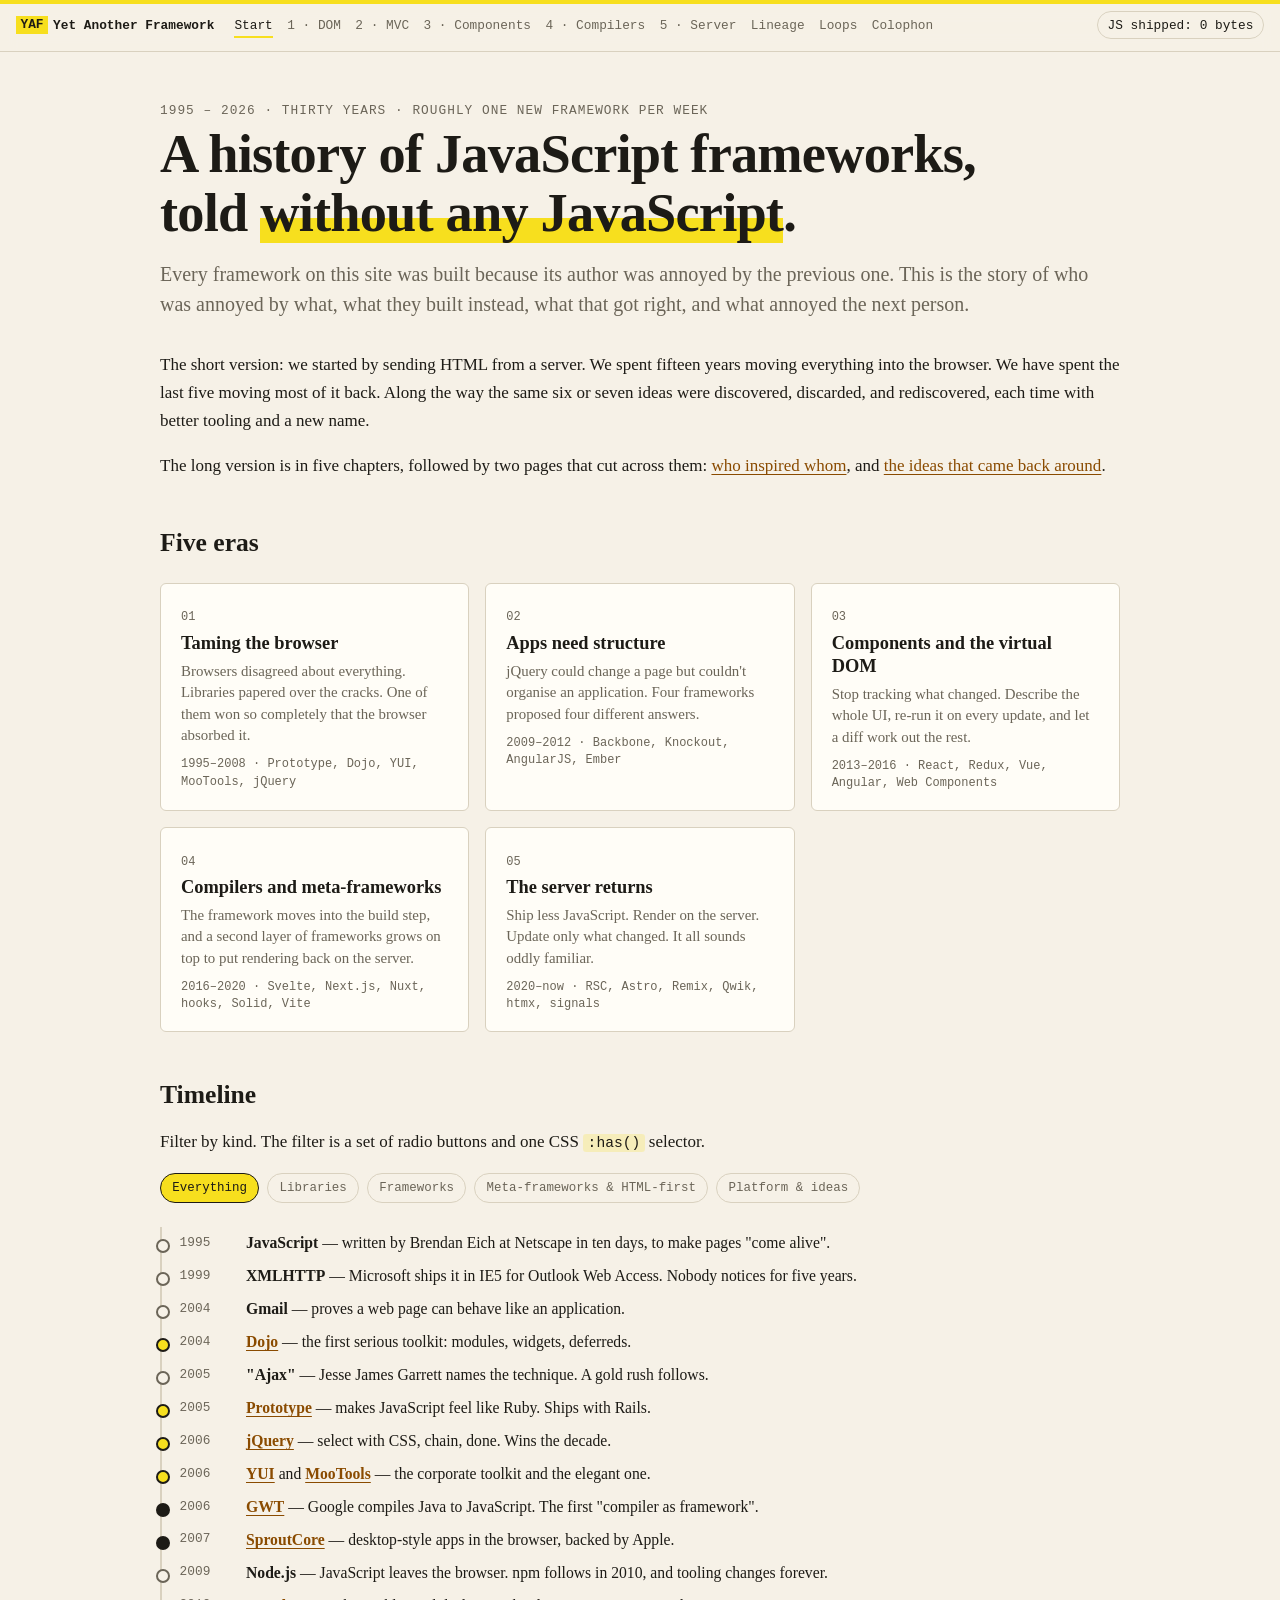
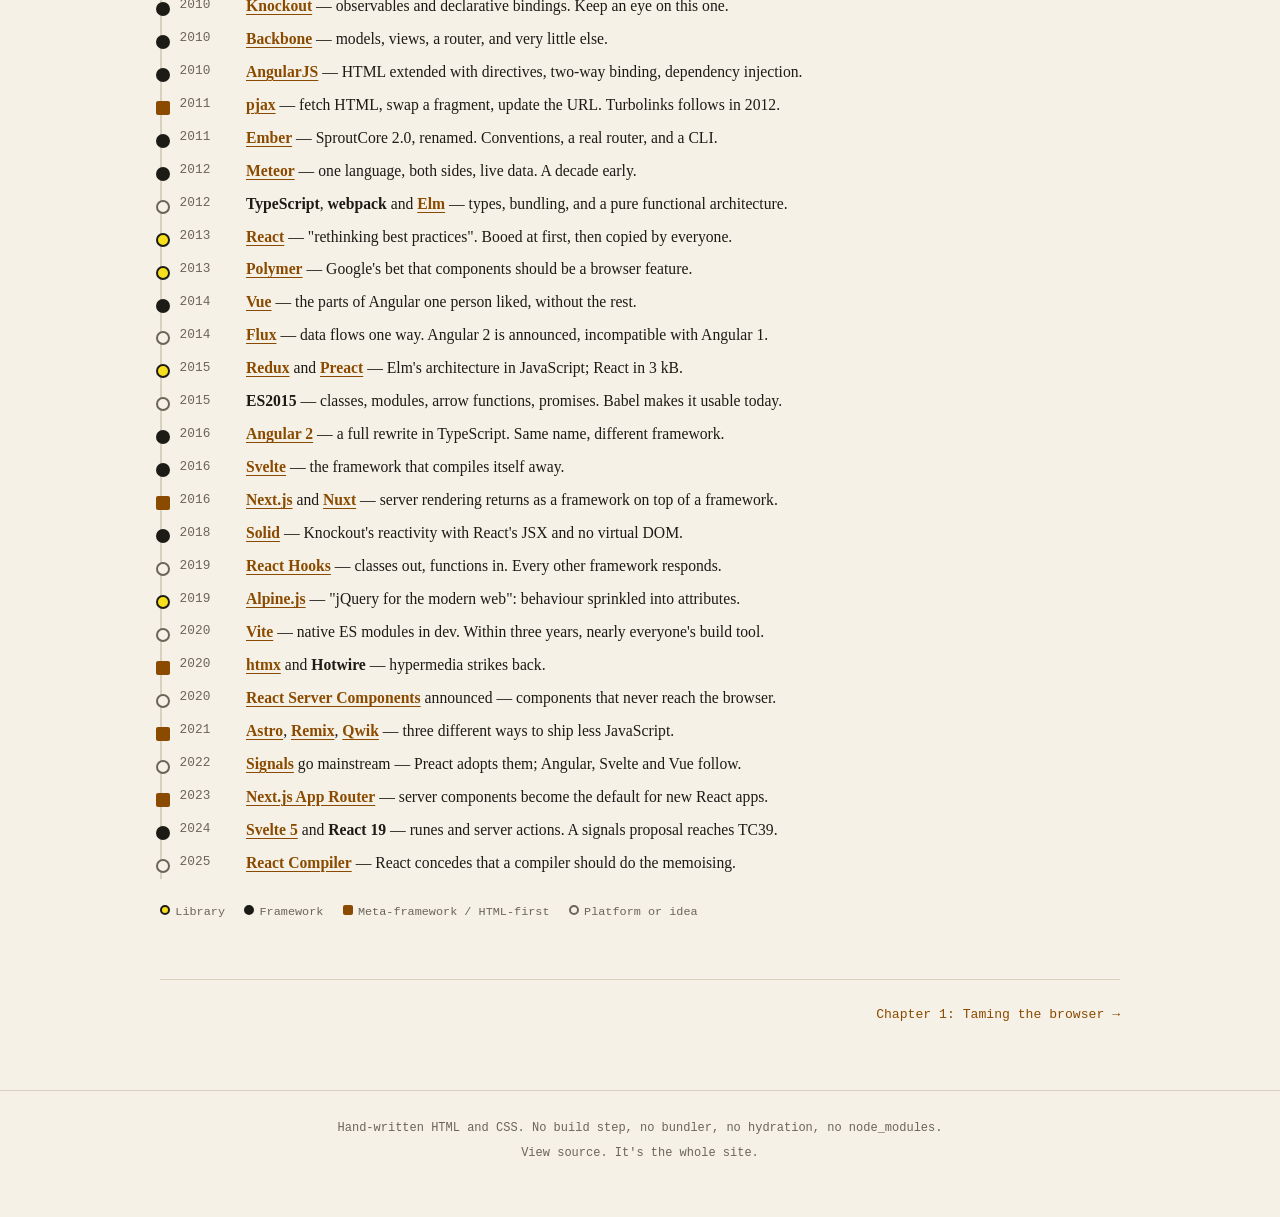
<file: index.html>
<!doctype html>
<html lang="en">
<head>
<meta charset="utf-8">
<meta name="viewport" content="width=device-width, initial-scale=1">
<meta http-equiv="Content-Security-Policy" content="script-src 'none'">
<meta name="description" content="A history of JavaScript frameworks: what inspired what, why each one was built, why each one was replaced. Presented without any JavaScript.">
<title>Yet Another Framework — a history of JavaScript frameworks, without JavaScript</title>
<link rel="stylesheet" href="style.css">
</head>
<body>
<div class="progress"></div>
<header class="site">
  <a class="brand" href="index.html"><span>YAF</span>Yet Another Framework</a>
  <nav aria-label="Chapters">
    <a href="index.html" aria-current="page">Start</a>
    <a href="era-1.html">1 · DOM</a>
    <a href="era-2.html">2 · MVC</a>
    <a href="era-3.html">3 · Components</a>
    <a href="era-4.html">4 · Compilers</a>
    <a href="era-5.html">5 · Server</a>
    <a href="lineage.html">Lineage</a>
    <a href="loops.html">Loops</a>
    <a href="colophon.html">Colophon</a>
  </nav>
  <button class="badge" popovertarget="nojs">JS shipped: 0 bytes</button>
</header>
<div id="nojs" popover>
  <h2>This page cannot run JavaScript.</h2>
  <p>Not "doesn't". <em>Cannot</em>. A Content-Security-Policy of <code>script-src 'none'</code> tells your browser to refuse any script on this site.</p>
  <p>This popover is the HTML <code>popover</code> attribute. No handler was attached. <a href="colophon.html">How the rest works</a>.</p>
</div>

<main class="wide">
  <p class="kicker">1995 – 2026 · thirty years · roughly one new framework per week</p>
  <h1>A history of JavaScript frameworks, told <mark>without any JavaScript</mark>.</h1>
  <p class="standfirst">Every framework on this site was built because its author was annoyed by the previous one. This is the story of who was annoyed by what, what they built instead, what that got right, and what annoyed the next person.</p>

  <p>The short version: we started by sending HTML from a server. We spent fifteen years moving everything into the browser. We have spent the last five moving most of it back. Along the way the same six or seven ideas were discovered, discarded, and rediscovered, each time with better tooling and a new name.</p>

  <p>The long version is in five chapters, followed by two pages that cut across them: <a href="lineage.html">who inspired whom</a>, and <a href="loops.html">the ideas that came back around</a>.</p>

  <h2>Five eras</h2>
  <ol class="eras">
    <li><a href="era-1.html">
      <strong>Taming the browser</strong>
      <span>Browsers disagreed about everything. Libraries papered over the cracks. One of them won so completely that the browser absorbed it.</span>
      <span class="years">1995–2008 · Prototype, Dojo, YUI, MooTools, jQuery</span>
    </a></li>
    <li><a href="era-2.html">
      <strong>Apps need structure</strong>
      <span>jQuery could change a page but couldn't organise an application. Four frameworks proposed four different answers.</span>
      <span class="years">2009–2012 · Backbone, Knockout, AngularJS, Ember</span>
    </a></li>
    <li><a href="era-3.html">
      <strong>Components and the virtual DOM</strong>
      <span>Stop tracking what changed. Describe the whole UI, re-run it on every update, and let a diff work out the rest.</span>
      <span class="years">2013–2016 · React, Redux, Vue, Angular, Web Components</span>
    </a></li>
    <li><a href="era-4.html">
      <strong>Compilers and meta-frameworks</strong>
      <span>The framework moves into the build step, and a second layer of frameworks grows on top to put rendering back on the server.</span>
      <span class="years">2016–2020 · Svelte, Next.js, Nuxt, hooks, Solid, Vite</span>
    </a></li>
    <li><a href="era-5.html">
      <strong>The server returns</strong>
      <span>Ship less JavaScript. Render on the server. Update only what changed. It all sounds oddly familiar.</span>
      <span class="years">2020–now · RSC, Astro, Remix, Qwik, htmx, signals</span>
    </a></li>
  </ol>

  <h2>Timeline</h2>
  <p>Filter by kind. The filter is a set of radio buttons and one CSS <code>:has()</code> selector.</p>

  <div class="filters" role="radiogroup" aria-label="Filter timeline">
    <input type="radio" name="f" id="f-all" checked><label for="f-all">Everything</label>
    <input type="radio" name="f" id="f-lib"><label for="f-lib">Libraries</label>
    <input type="radio" name="f" id="f-fw"><label for="f-fw">Frameworks</label>
    <input type="radio" name="f" id="f-meta"><label for="f-meta">Meta-frameworks &amp; HTML-first</label>
    <input type="radio" name="f" id="f-plat"><label for="f-plat">Platform &amp; ideas</label>
  </div>

  <ol class="timeline">
    <li class="plat"><time>1995</time><span><b>JavaScript</b> — written by Brendan Eich at Netscape in ten days, to make pages "come alive".</span></li>
    <li class="plat"><time>1999</time><span><b>XMLHTTP</b> — Microsoft ships it in IE5 for Outlook Web Access. Nobody notices for five years.</span></li>
    <li class="plat"><time>2004</time><span><b>Gmail</b> — proves a web page can behave like an application.</span></li>
    <li class="lib"><time>2004</time><span><a href="era-1.html#dojo"><b>Dojo</b></a> — the first serious toolkit: modules, widgets, deferreds.</span></li>
    <li class="plat"><time>2005</time><span><b>"Ajax"</b> — Jesse James Garrett names the technique. A gold rush follows.</span></li>
    <li class="lib"><time>2005</time><span><a href="era-1.html#prototype"><b>Prototype</b></a> — makes JavaScript feel like Ruby. Ships with Rails.</span></li>
    <li class="lib"><time>2006</time><span><a href="era-1.html#jquery"><b>jQuery</b></a> — select with CSS, chain, done. Wins the decade.</span></li>
    <li class="lib"><time>2006</time><span><a href="era-1.html#yui"><b>YUI</b></a> and <a href="era-1.html#mootools"><b>MooTools</b></a> — the corporate toolkit and the elegant one.</span></li>
    <li class="fw-k"><time>2006</time><span><a href="era-1.html#gwt"><b>GWT</b></a> — Google compiles Java to JavaScript. The first "compiler as framework".</span></li>
    <li class="fw-k"><time>2007</time><span><a href="era-2.html#sproutcore"><b>SproutCore</b></a> — desktop-style apps in the browser, backed by Apple.</span></li>
    <li class="plat"><time>2009</time><span><b>Node.js</b> — JavaScript leaves the browser. npm follows in 2010, and tooling changes forever.</span></li>
    <li class="fw-k"><time>2010</time><span><a href="era-2.html#knockout"><b>Knockout</b></a> — observables and declarative bindings. Keep an eye on this one.</span></li>
    <li class="fw-k"><time>2010</time><span><a href="era-2.html#backbone"><b>Backbone</b></a> — models, views, a router, and very little else.</span></li>
    <li class="fw-k"><time>2010</time><span><a href="era-2.html#angularjs"><b>AngularJS</b></a> — HTML extended with directives, two-way binding, dependency injection.</span></li>
    <li class="meta-k"><time>2011</time><span><a href="loops.html#wire"><b>pjax</b></a> — fetch HTML, swap a fragment, update the URL. Turbolinks follows in 2012.</span></li>
    <li class="fw-k"><time>2011</time><span><a href="era-2.html#ember"><b>Ember</b></a> — SproutCore 2.0, renamed. Conventions, a real router, and a CLI.</span></li>
    <li class="fw-k"><time>2012</time><span><a href="era-2.html#meteor"><b>Meteor</b></a> — one language, both sides, live data. A decade early.</span></li>
    <li class="plat"><time>2012</time><span><b>TypeScript</b>, <b>webpack</b> and <a href="era-3.html#elm"><b>Elm</b></a> — types, bundling, and a pure functional architecture.</span></li>
    <li class="lib"><time>2013</time><span><a href="era-3.html#react"><b>React</b></a> — "rethinking best practices". Booed at first, then copied by everyone.</span></li>
    <li class="lib"><time>2013</time><span><a href="era-3.html#webcomponents"><b>Polymer</b></a> — Google's bet that components should be a browser feature.</span></li>
    <li class="fw-k"><time>2014</time><span><a href="era-3.html#vue"><b>Vue</b></a> — the parts of Angular one person liked, without the rest.</span></li>
    <li class="plat"><time>2014</time><span><a href="era-3.html#flux"><b>Flux</b></a> — data flows one way. Angular 2 is announced, incompatible with Angular 1.</span></li>
    <li class="lib"><time>2015</time><span><a href="era-3.html#flux"><b>Redux</b></a> and <a href="era-3.html#small"><b>Preact</b></a> — Elm's architecture in JavaScript; React in 3 kB.</span></li>
    <li class="plat"><time>2015</time><span><b>ES2015</b> — classes, modules, arrow functions, promises. Babel makes it usable today.</span></li>
    <li class="fw-k"><time>2016</time><span><a href="era-3.html#angular"><b>Angular 2</b></a> — a full rewrite in TypeScript. Same name, different framework.</span></li>
    <li class="fw-k"><time>2016</time><span><a href="era-4.html#svelte"><b>Svelte</b></a> — the framework that compiles itself away.</span></li>
    <li class="meta-k"><time>2016</time><span><a href="era-4.html#next"><b>Next.js</b></a> and <a href="era-4.html#next"><b>Nuxt</b></a> — server rendering returns as a framework on top of a framework.</span></li>
    <li class="fw-k"><time>2018</time><span><a href="era-4.html#solid"><b>Solid</b></a> — Knockout's reactivity with React's JSX and no virtual DOM.</span></li>
    <li class="plat"><time>2019</time><span><a href="era-4.html#hooks"><b>React Hooks</b></a> — classes out, functions in. Every other framework responds.</span></li>
    <li class="lib"><time>2019</time><span><a href="era-5.html#htmx"><b>Alpine.js</b></a> — "jQuery for the modern web": behaviour sprinkled into attributes.</span></li>
    <li class="plat"><time>2020</time><span><a href="era-4.html#vite"><b>Vite</b></a> — native ES modules in dev. Within three years, nearly everyone's build tool.</span></li>
    <li class="meta-k"><time>2020</time><span><a href="era-5.html#htmx"><b>htmx</b></a> and <b>Hotwire</b> — hypermedia strikes back.</span></li>
    <li class="plat"><time>2020</time><span><a href="era-5.html#rsc"><b>React Server Components</b></a> announced — components that never reach the browser.</span></li>
    <li class="meta-k"><time>2021</time><span><a href="era-5.html#astro"><b>Astro</b></a>, <a href="era-5.html#remix"><b>Remix</b></a>, <a href="era-5.html#qwik"><b>Qwik</b></a> — three different ways to ship less JavaScript.</span></li>
    <li class="plat"><time>2022</time><span><a href="era-5.html#signals"><b>Signals</b></a> go mainstream — Preact adopts them; Angular, Svelte and Vue follow.</span></li>
    <li class="meta-k"><time>2023</time><span><a href="era-5.html#rsc"><b>Next.js App Router</b></a> — server components become the default for new React apps.</span></li>
    <li class="fw-k"><time>2024</time><span><a href="era-5.html#signals"><b>Svelte 5</b></a> and <b>React 19</b> — runes and server actions. A signals proposal reaches TC39.</span></li>
    <li class="plat"><time>2025</time><span><a href="era-5.html#signals"><b>React Compiler</b></a> — React concedes that a compiler should do the memoising.</span></li>
  </ol>
  <ul class="legend">
    <li><i class="l-lib"></i>Library</li>
    <li><i class="l-fw"></i>Framework</li>
    <li><i class="l-meta"></i>Meta-framework / HTML-first</li>
    <li><i></i>Platform or idea</li>
  </ul>

  <nav class="pager" aria-label="Next chapter">
    <a class="next" href="era-1.html">Chapter 1: Taming the browser →</a>
  </nav>
</main>

<footer class="foot">
  <p>Hand-written HTML and CSS. No build step, no bundler, no hydration, no node_modules.</p>
  <p>View source. It's the whole site.</p>
</footer>
</body>
</html>
</file>
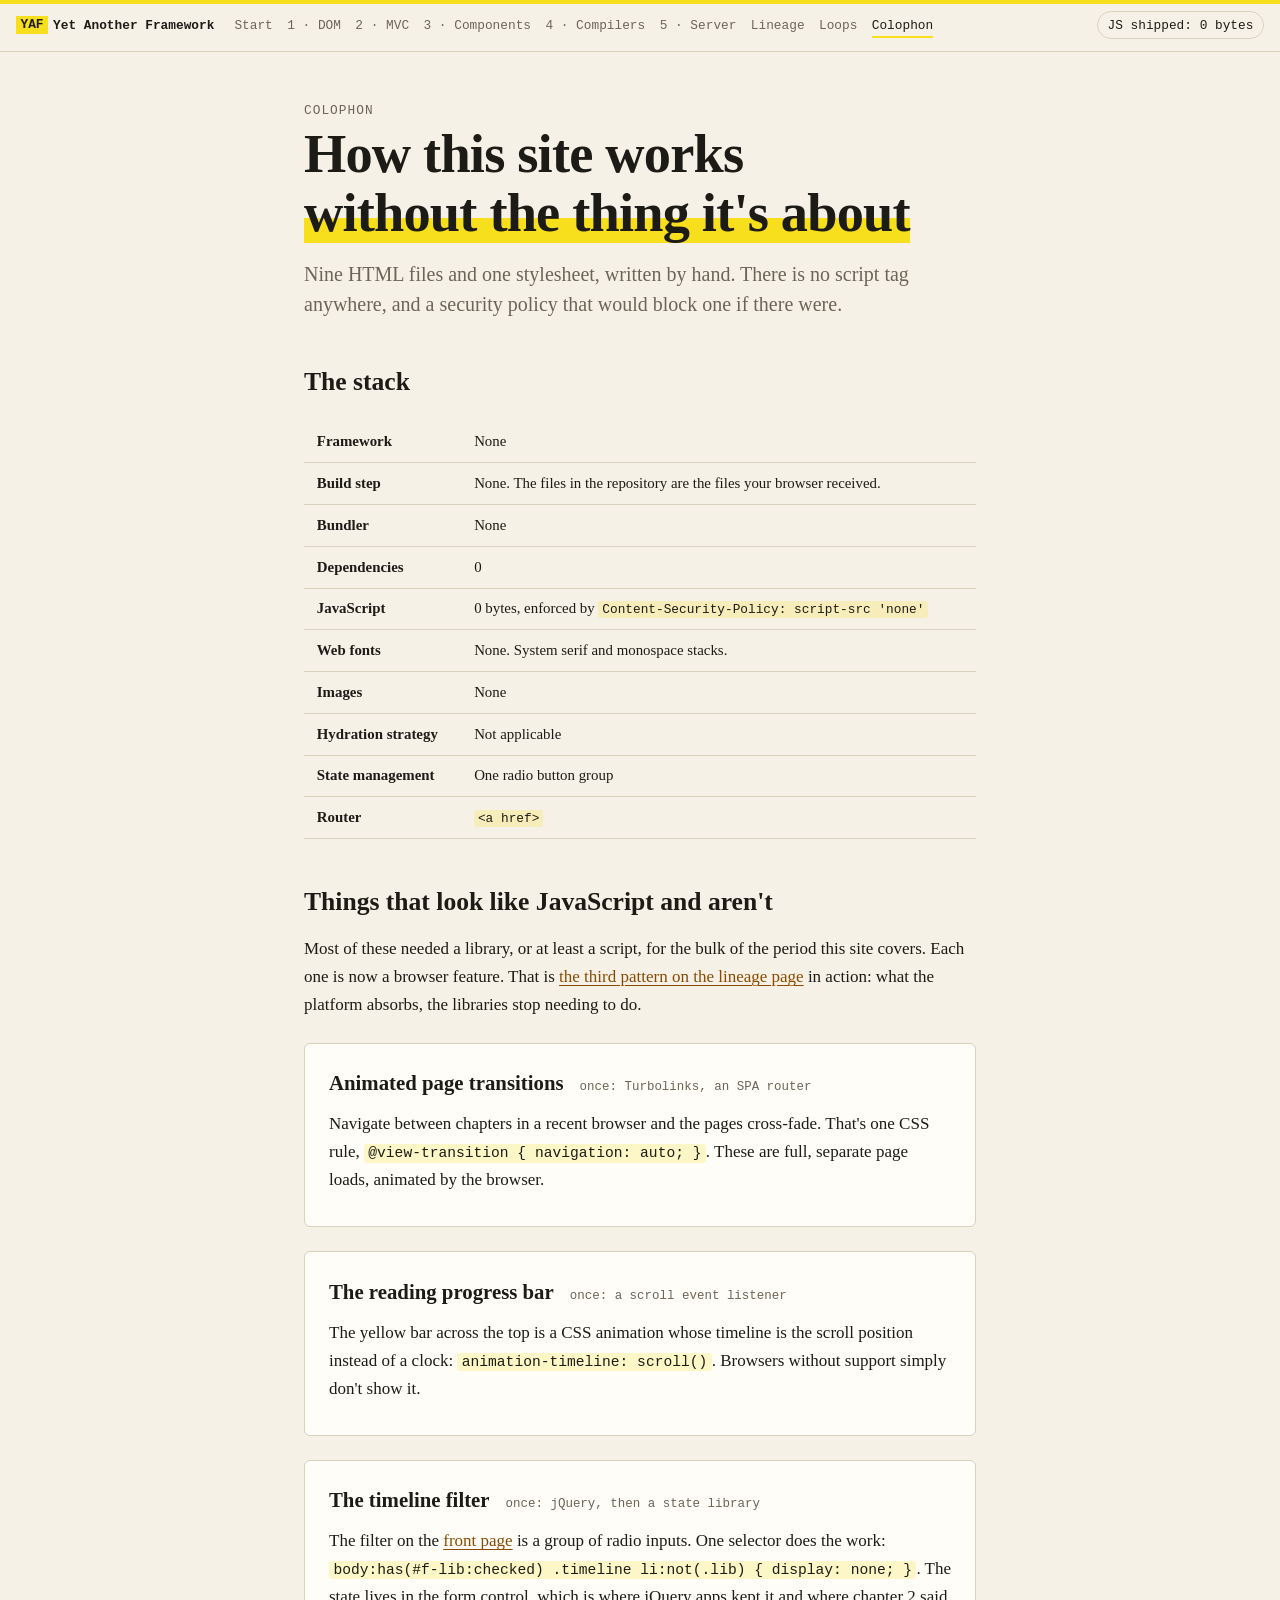
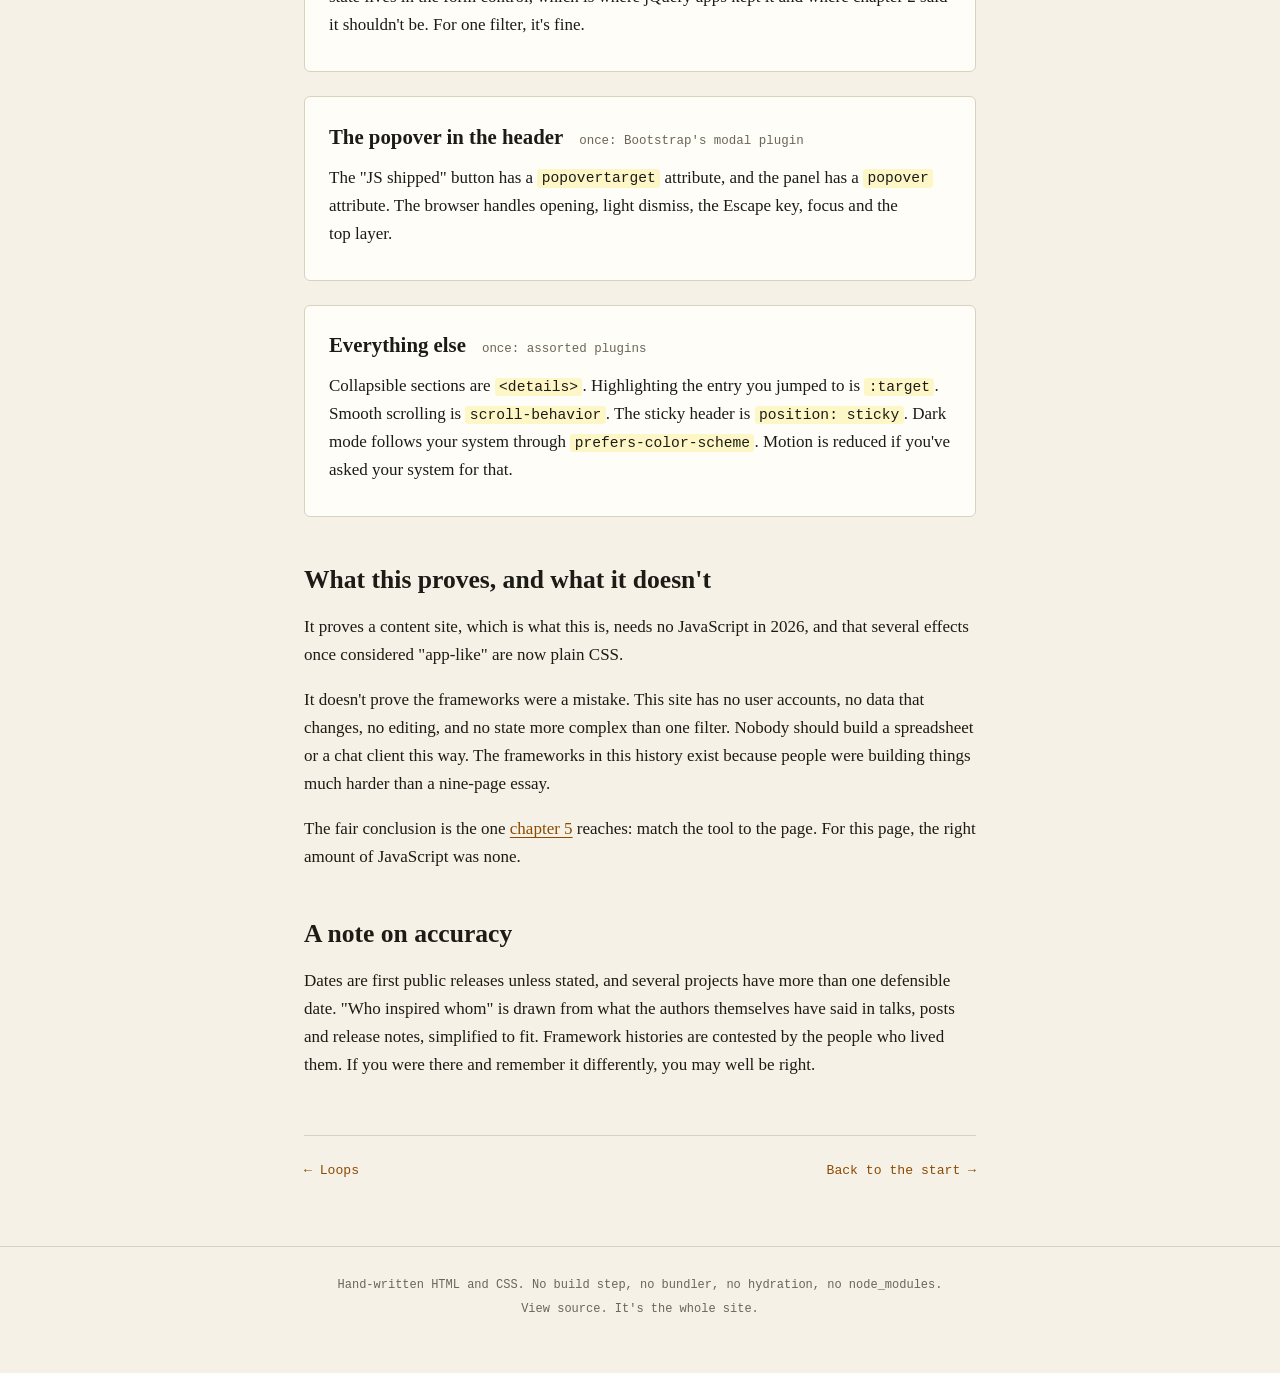
<file: colophon.html>
<!doctype html>
<html lang="en">
<head>
<meta charset="utf-8">
<meta name="viewport" content="width=device-width, initial-scale=1">
<meta http-equiv="Content-Security-Policy" content="script-src 'none'">
<title>Colophon: how this site works — Yet Another Framework</title>
<link rel="stylesheet" href="style.css">
</head>
<body>
<div class="progress"></div>
<header class="site">
  <a class="brand" href="index.html"><span>YAF</span>Yet Another Framework</a>
  <nav aria-label="Chapters">
    <a href="index.html">Start</a>
    <a href="era-1.html">1 · DOM</a>
    <a href="era-2.html">2 · MVC</a>
    <a href="era-3.html">3 · Components</a>
    <a href="era-4.html">4 · Compilers</a>
    <a href="era-5.html">5 · Server</a>
    <a href="lineage.html">Lineage</a>
    <a href="loops.html">Loops</a>
    <a href="colophon.html" aria-current="page">Colophon</a>
  </nav>
  <button class="badge" popovertarget="nojs">JS shipped: 0 bytes</button>
</header>
<div id="nojs" popover>
  <h2>This page cannot run JavaScript.</h2>
  <p>A Content-Security-Policy of <code>script-src 'none'</code> tells your browser to refuse any script on this site. You're reading about it right now.</p>
</div>

<main>
  <p class="kicker">Colophon</p>
  <h1>How this site works <mark>without the thing it's about</mark></h1>
  <p class="standfirst">Nine HTML files and one stylesheet, written by hand. There is no script tag anywhere, and a security policy that would block one if there were.</p>

  <h2>The stack</h2>
  <div class="tablewrap">
  <table>
    <tbody>
      <tr><th>Framework</th><td>None</td></tr>
      <tr><th>Build step</th><td>None. The files in the repository are the files your browser received.</td></tr>
      <tr><th>Bundler</th><td>None</td></tr>
      <tr><th>Dependencies</th><td>0</td></tr>
      <tr><th>JavaScript</th><td>0 bytes, enforced by <code>Content-Security-Policy: script-src 'none'</code></td></tr>
      <tr><th>Web fonts</th><td>None. System serif and monospace stacks.</td></tr>
      <tr><th>Images</th><td>None</td></tr>
      <tr><th>Hydration strategy</th><td>Not applicable</td></tr>
      <tr><th>State management</th><td>One radio button group</td></tr>
      <tr><th>Router</th><td><code>&lt;a href&gt;</code></td></tr>
    </tbody>
  </table>
  </div>

  <h2>Things that look like JavaScript and aren't</h2>
  <p>Most of these needed a library, or at least a script, for the bulk of the period this site covers. Each one is now a browser feature. That is <a href="lineage.html">the third pattern on the lineage page</a> in action: what the platform absorbs, the libraries stop needing to do.</p>

  <article class="fw">
    <header><h3>Animated page transitions</h3><p class="meta">once: Turbolinks, an SPA router</p></header>
    <p>Navigate between chapters in a recent browser and the pages cross-fade. That's one CSS rule, <code>@view-transition { navigation: auto; }</code>. These are full, separate page loads, animated by the browser.</p>
  </article>

  <article class="fw">
    <header><h3>The reading progress bar</h3><p class="meta">once: a scroll event listener</p></header>
    <p>The yellow bar across the top is a CSS animation whose timeline is the scroll position instead of a clock: <code>animation-timeline: scroll()</code>. Browsers without support simply don't show it.</p>
  </article>

  <article class="fw">
    <header><h3>The timeline filter</h3><p class="meta">once: jQuery, then a state library</p></header>
    <p>The filter on the <a href="index.html">front page</a> is a group of radio inputs. One selector does the work: <code>body:has(#f-lib:checked) .timeline li:not(.lib) { display: none; }</code>. The state lives in the form control, which is where jQuery apps kept it and where chapter 2 said it shouldn't be. For one filter, it's fine.</p>
  </article>

  <article class="fw">
    <header><h3>The popover in the header</h3><p class="meta">once: Bootstrap's modal plugin</p></header>
    <p>The "JS shipped" button has a <code>popovertarget</code> attribute, and the panel has a <code>popover</code> attribute. The browser handles opening, light dismiss, the Escape key, focus and the top layer.</p>
  </article>

  <article class="fw">
    <header><h3>Everything else</h3><p class="meta">once: assorted plugins</p></header>
    <p>Collapsible sections are <code>&lt;details&gt;</code>. Highlighting the entry you jumped to is <code>:target</code>. Smooth scrolling is <code>scroll-behavior</code>. The sticky header is <code>position: sticky</code>. Dark mode follows your system through <code>prefers-color-scheme</code>. Motion is reduced if you've asked your system for that.</p>
  </article>

  <h2>What this proves, and what it doesn't</h2>
  <p>It proves a content site, which is what this is, needs no JavaScript in 2026, and that several effects once considered "app-like" are now plain CSS.</p>
  <p>It doesn't prove the frameworks were a mistake. This site has no user accounts, no data that changes, no editing, and no state more complex than one filter. Nobody should build a spreadsheet or a chat client this way. The frameworks in this history exist because people were building things much harder than a nine-page essay.</p>
  <p>The fair conclusion is the one <a href="era-5.html">chapter 5</a> reaches: match the tool to the page. For this page, the right amount of JavaScript was none.</p>

  <h2>A note on accuracy</h2>
  <p>Dates are first public releases unless stated, and several projects have more than one defensible date. "Who inspired whom" is drawn from what the authors themselves have said in talks, posts and release notes, simplified to fit. Framework histories are contested by the people who lived them. If you were there and remember it differently, you may well be right.</p>

  <nav class="pager" aria-label="Chapters">
    <a href="loops.html">← Loops</a>
    <a class="next" href="index.html">Back to the start →</a>
  </nav>
</main>

<footer class="foot">
  <p>Hand-written HTML and CSS. No build step, no bundler, no hydration, no node_modules.</p>
  <p>View source. It's the whole site.</p>
</footer>
</body>
</html>
</file>
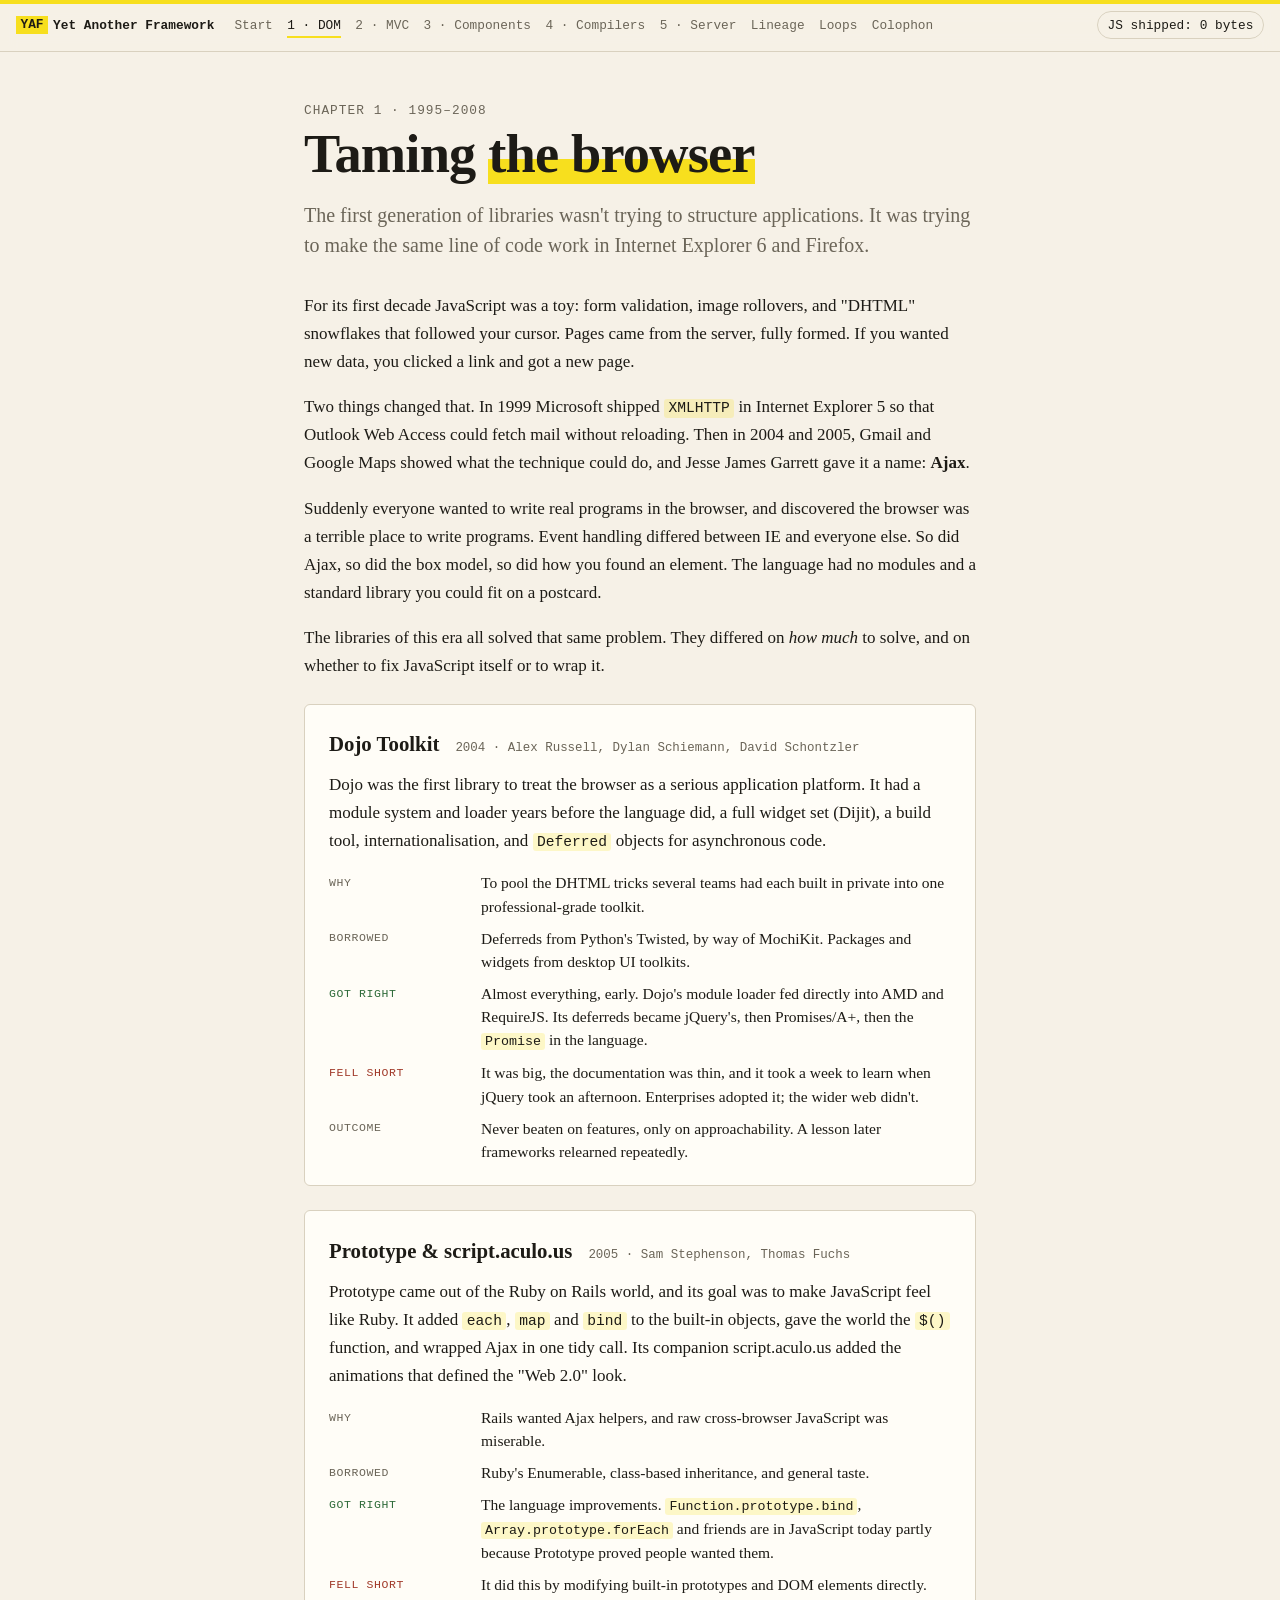
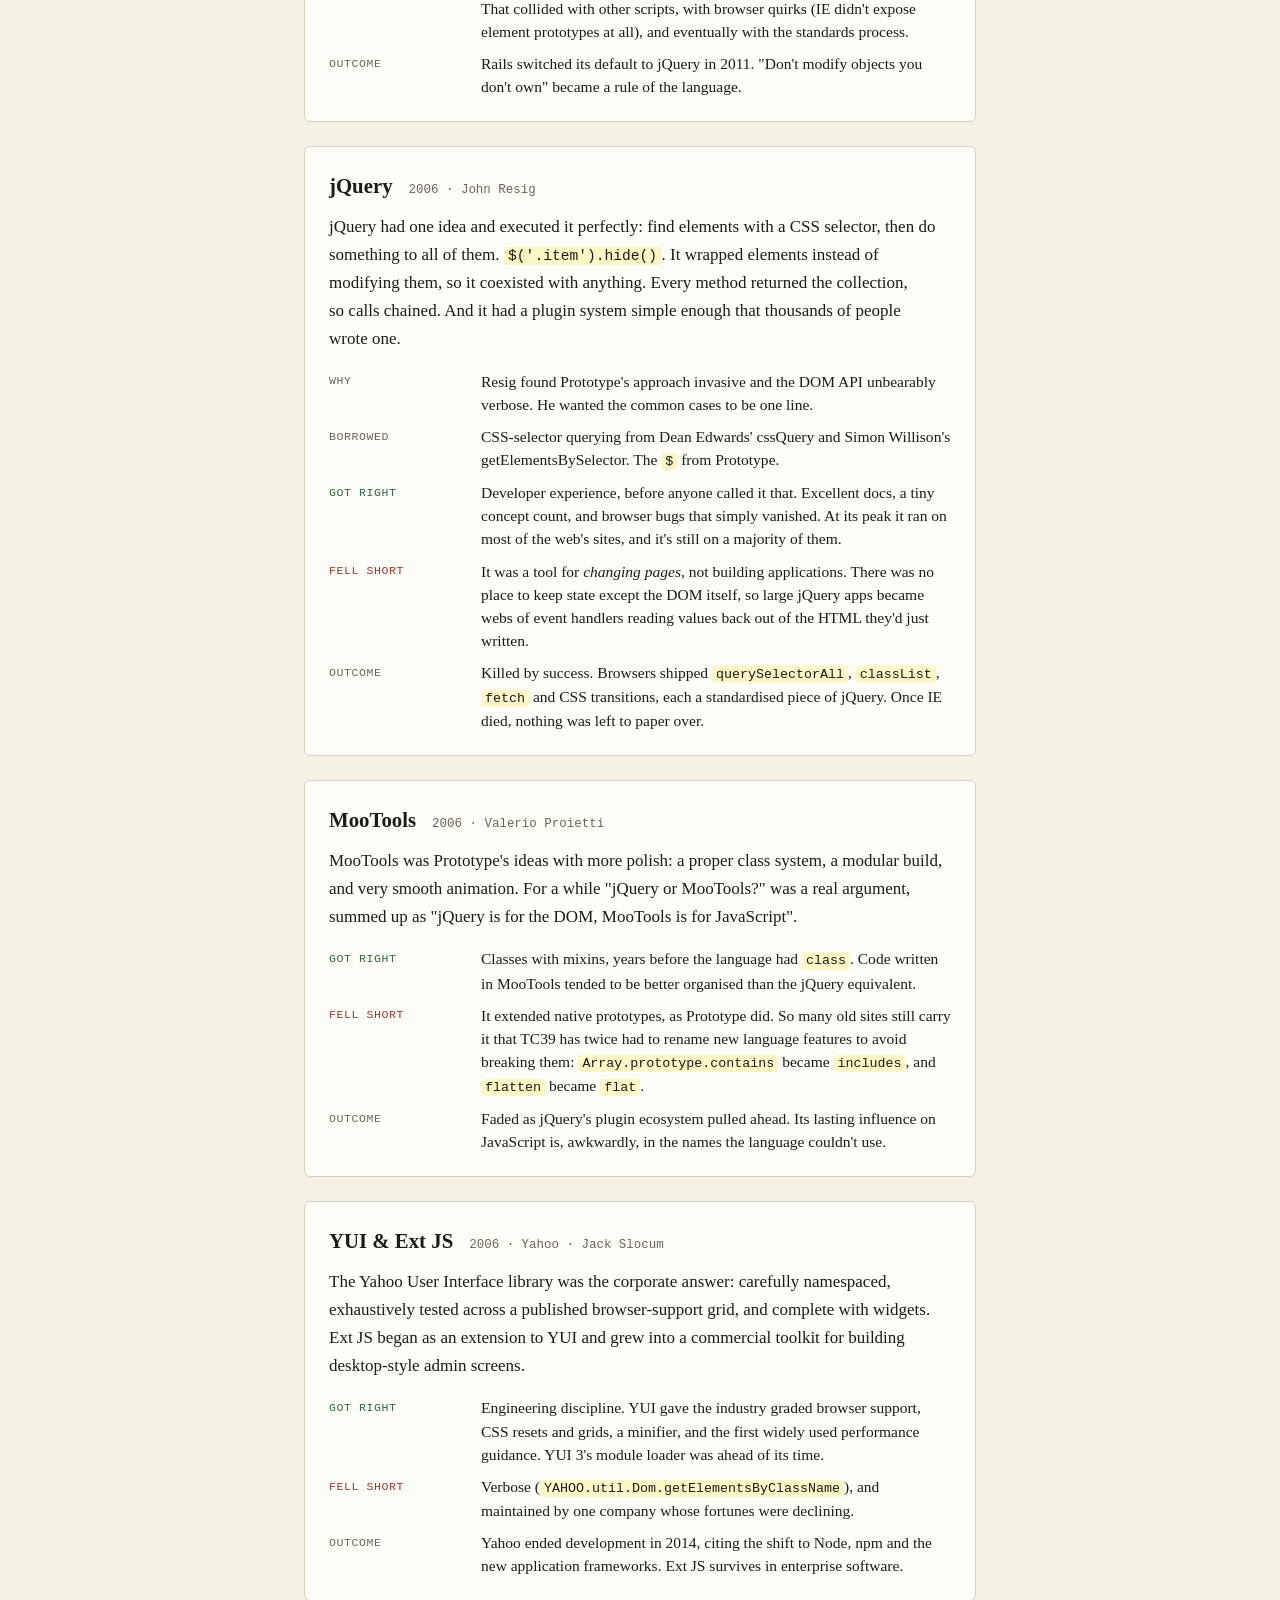
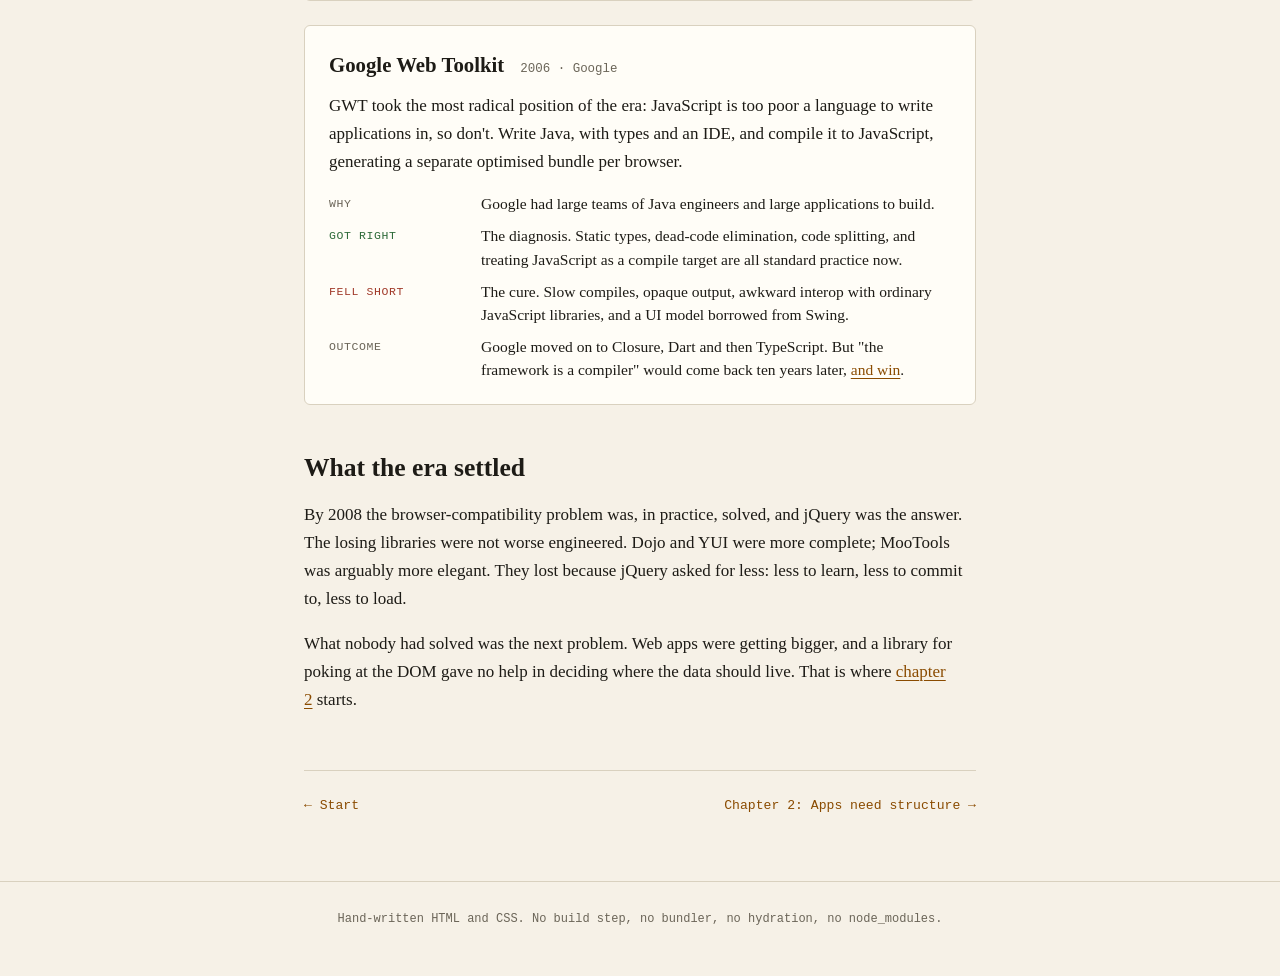
<file: era-1.html>
<!doctype html>
<html lang="en">
<head>
<meta charset="utf-8">
<meta name="viewport" content="width=device-width, initial-scale=1">
<meta http-equiv="Content-Security-Policy" content="script-src 'none'">
<title>1 · Taming the browser (1995–2008) — Yet Another Framework</title>
<link rel="stylesheet" href="style.css">
</head>
<body>
<div class="progress"></div>
<header class="site">
  <a class="brand" href="index.html"><span>YAF</span>Yet Another Framework</a>
  <nav aria-label="Chapters">
    <a href="index.html">Start</a>
    <a href="era-1.html" aria-current="page">1 · DOM</a>
    <a href="era-2.html">2 · MVC</a>
    <a href="era-3.html">3 · Components</a>
    <a href="era-4.html">4 · Compilers</a>
    <a href="era-5.html">5 · Server</a>
    <a href="lineage.html">Lineage</a>
    <a href="loops.html">Loops</a>
    <a href="colophon.html">Colophon</a>
  </nav>
  <button class="badge" popovertarget="nojs">JS shipped: 0 bytes</button>
</header>
<div id="nojs" popover>
  <h2>This page cannot run JavaScript.</h2>
  <p>A Content-Security-Policy of <code>script-src 'none'</code> tells your browser to refuse any script on this site. <a href="colophon.html">How it works anyway</a>.</p>
</div>

<main>
  <p class="kicker">Chapter 1 · 1995–2008</p>
  <h1>Taming <mark>the browser</mark></h1>
  <p class="standfirst">The first generation of libraries wasn't trying to structure applications. It was trying to make the same line of code work in Internet Explorer 6 and Firefox.</p>

  <p>For its first decade JavaScript was a toy: form validation, image rollovers, and "DHTML" snowflakes that followed your cursor. Pages came from the server, fully formed. If you wanted new data, you clicked a link and got a new page.</p>

  <p>Two things changed that. In 1999 Microsoft shipped <code>XMLHTTP</code> in Internet Explorer 5 so that Outlook Web Access could fetch mail without reloading. Then in 2004 and 2005, Gmail and Google Maps showed what the technique could do, and Jesse James Garrett gave it a name: <strong>Ajax</strong>.</p>

  <p>Suddenly everyone wanted to write real programs in the browser, and discovered the browser was a terrible place to write programs. Event handling differed between IE and everyone else. So did Ajax, so did the box model, so did how you found an element. The language had no modules and a standard library you could fit on a postcard.</p>

  <p>The libraries of this era all solved that same problem. They differed on <em>how much</em> to solve, and on whether to fix JavaScript itself or to wrap it.</p>

  <article class="fw" id="dojo">
    <header><h3>Dojo Toolkit</h3><p class="meta">2004 · Alex Russell, Dylan Schiemann, David Schontzler</p></header>
    <p>Dojo was the first library to treat the browser as a serious application platform. It had a module system and loader years before the language did, a full widget set (Dijit), a build tool, internationalisation, and <code>Deferred</code> objects for asynchronous code.</p>
    <dl class="facts">
      <dt>Why</dt><dd>To pool the DHTML tricks several teams had each built in private into one professional-grade toolkit.</dd>
      <dt>Borrowed</dt><dd>Deferreds from Python's Twisted, by way of MochiKit. Packages and widgets from desktop UI toolkits.</dd>
      <dt class="won">Got right</dt><dd>Almost everything, early. Dojo's module loader fed directly into AMD and RequireJS. Its deferreds became jQuery's, then Promises/A+, then the <code>Promise</code> in the language.</dd>
      <dt class="lost">Fell short</dt><dd>It was big, the documentation was thin, and it took a week to learn when jQuery took an afternoon. Enterprises adopted it; the wider web didn't.</dd>
      <dt>Outcome</dt><dd>Never beaten on features, only on approachability. A lesson later frameworks relearned repeatedly.</dd>
    </dl>
  </article>

  <article class="fw" id="prototype">
    <header><h3>Prototype &amp; script.aculo.us</h3><p class="meta">2005 · Sam Stephenson, Thomas Fuchs</p></header>
    <p>Prototype came out of the Ruby on Rails world, and its goal was to make JavaScript feel like Ruby. It added <code>each</code>, <code>map</code> and <code>bind</code> to the built-in objects, gave the world the <code>$()</code> function, and wrapped Ajax in one tidy call. Its companion script.aculo.us added the animations that defined the "Web 2.0" look.</p>
    <dl class="facts">
      <dt>Why</dt><dd>Rails wanted Ajax helpers, and raw cross-browser JavaScript was miserable.</dd>
      <dt>Borrowed</dt><dd>Ruby's Enumerable, class-based inheritance, and general taste.</dd>
      <dt class="won">Got right</dt><dd>The language improvements. <code>Function.prototype.bind</code>, <code>Array.prototype.forEach</code> and friends are in JavaScript today partly because Prototype proved people wanted them.</dd>
      <dt class="lost">Fell short</dt><dd>It did this by modifying built-in prototypes and DOM elements directly. That collided with other scripts, with browser quirks (IE didn't expose element prototypes at all), and eventually with the standards process.</dd>
      <dt>Outcome</dt><dd>Rails switched its default to jQuery in 2011. "Don't modify objects you don't own" became a rule of the language.</dd>
    </dl>
  </article>

  <article class="fw" id="jquery">
    <header><h3>jQuery</h3><p class="meta">2006 · John Resig</p></header>
    <p>jQuery had one idea and executed it perfectly: find elements with a CSS selector, then do something to all of them. <code>$('.item').hide()</code>. It wrapped elements instead of modifying them, so it coexisted with anything. Every method returned the collection, so calls chained. And it had a plugin system simple enough that thousands of people wrote one.</p>
    <dl class="facts">
      <dt>Why</dt><dd>Resig found Prototype's approach invasive and the DOM API unbearably verbose. He wanted the common cases to be one line.</dd>
      <dt>Borrowed</dt><dd>CSS-selector querying from Dean Edwards' cssQuery and Simon Willison's getElementsBySelector. The <code>$</code> from Prototype.</dd>
      <dt class="won">Got right</dt><dd>Developer experience, before anyone called it that. Excellent docs, a tiny concept count, and browser bugs that simply vanished. At its peak it ran on most of the web's sites, and it's still on a majority of them.</dd>
      <dt class="lost">Fell short</dt><dd>It was a tool for <em>changing pages</em>, not building applications. There was no place to keep state except the DOM itself, so large jQuery apps became webs of event handlers reading values back out of the HTML they'd just written.</dd>
      <dt>Outcome</dt><dd>Killed by success. Browsers shipped <code>querySelectorAll</code>, <code>classList</code>, <code>fetch</code> and CSS transitions, each a standardised piece of jQuery. Once IE died, nothing was left to paper over.</dd>
    </dl>
  </article>

  <article class="fw" id="mootools">
    <header><h3>MooTools</h3><p class="meta">2006 · Valerio Proietti</p></header>
    <p>MooTools was Prototype's ideas with more polish: a proper class system, a modular build, and very smooth animation. For a while "jQuery or MooTools?" was a real argument, summed up as "jQuery is for the DOM, MooTools is for JavaScript".</p>
    <dl class="facts">
      <dt class="won">Got right</dt><dd>Classes with mixins, years before the language had <code>class</code>. Code written in MooTools tended to be better organised than the jQuery equivalent.</dd>
      <dt class="lost">Fell short</dt><dd>It extended native prototypes, as Prototype did. So many old sites still carry it that TC39 has twice had to rename new language features to avoid breaking them: <code>Array.prototype.contains</code> became <code>includes</code>, and <code>flatten</code> became <code>flat</code>.</dd>
      <dt>Outcome</dt><dd>Faded as jQuery's plugin ecosystem pulled ahead. Its lasting influence on JavaScript is, awkwardly, in the names the language couldn't use.</dd>
    </dl>
  </article>

  <article class="fw" id="yui">
    <header><h3>YUI &amp; Ext JS</h3><p class="meta">2006 · Yahoo · Jack Slocum</p></header>
    <p>The Yahoo User Interface library was the corporate answer: carefully namespaced, exhaustively tested across a published browser-support grid, and complete with widgets. Ext JS began as an extension to YUI and grew into a commercial toolkit for building desktop-style admin screens.</p>
    <dl class="facts">
      <dt class="won">Got right</dt><dd>Engineering discipline. YUI gave the industry graded browser support, CSS resets and grids, a minifier, and the first widely used performance guidance. YUI 3's module loader was ahead of its time.</dd>
      <dt class="lost">Fell short</dt><dd>Verbose (<code>YAHOO.util.Dom.getElementsByClassName</code>), and maintained by one company whose fortunes were declining.</dd>
      <dt>Outcome</dt><dd>Yahoo ended development in 2014, citing the shift to Node, npm and the new application frameworks. Ext JS survives in enterprise software.</dd>
    </dl>
  </article>

  <article class="fw" id="gwt">
    <header><h3>Google Web Toolkit</h3><p class="meta">2006 · Google</p></header>
    <p>GWT took the most radical position of the era: JavaScript is too poor a language to write applications in, so don't. Write Java, with types and an IDE, and compile it to JavaScript, generating a separate optimised bundle per browser.</p>
    <dl class="facts">
      <dt>Why</dt><dd>Google had large teams of Java engineers and large applications to build.</dd>
      <dt class="won">Got right</dt><dd>The diagnosis. Static types, dead-code elimination, code splitting, and treating JavaScript as a compile target are all standard practice now.</dd>
      <dt class="lost">Fell short</dt><dd>The cure. Slow compiles, opaque output, awkward interop with ordinary JavaScript libraries, and a UI model borrowed from Swing.</dd>
      <dt>Outcome</dt><dd>Google moved on to Closure, Dart and then TypeScript. But "the framework is a compiler" would come back ten years later, <a href="era-4.html#svelte">and win</a>.</dd>
    </dl>
  </article>

  <h2>What the era settled</h2>
  <p>By 2008 the browser-compatibility problem was, in practice, solved, and jQuery was the answer. The losing libraries were not worse engineered. Dojo and YUI were more complete; MooTools was arguably more elegant. They lost because jQuery asked for less: less to learn, less to commit to, less to load.</p>
  <p>What nobody had solved was the next problem. Web apps were getting bigger, and a library for poking at the DOM gave no help in deciding where the data should live. That is where <a href="era-2.html">chapter 2</a> starts.</p>

  <nav class="pager" aria-label="Chapters">
    <a href="index.html">← Start</a>
    <a class="next" href="era-2.html">Chapter 2: Apps need structure →</a>
  </nav>
</main>

<footer class="foot">
  <p>Hand-written HTML and CSS. No build step, no bundler, no hydration, no node_modules.</p>
</footer>
</body>
</html>
</file>
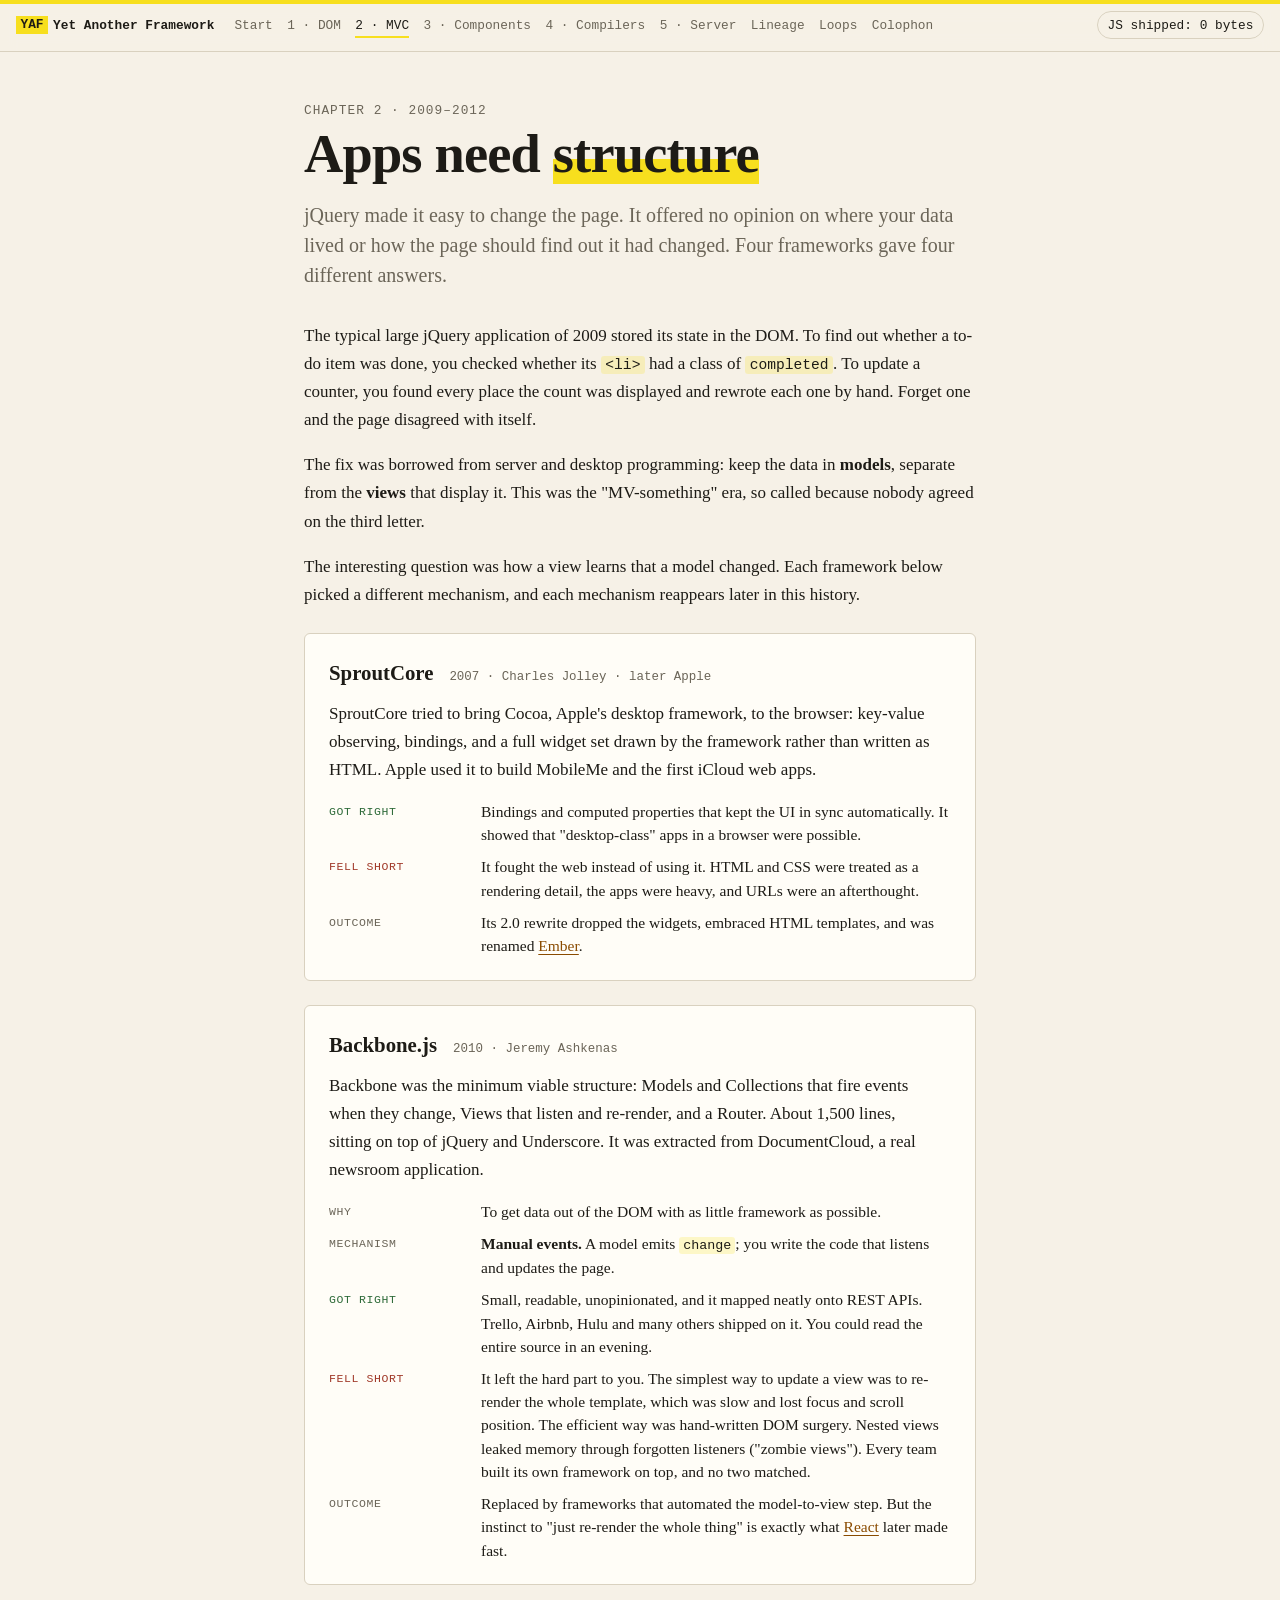
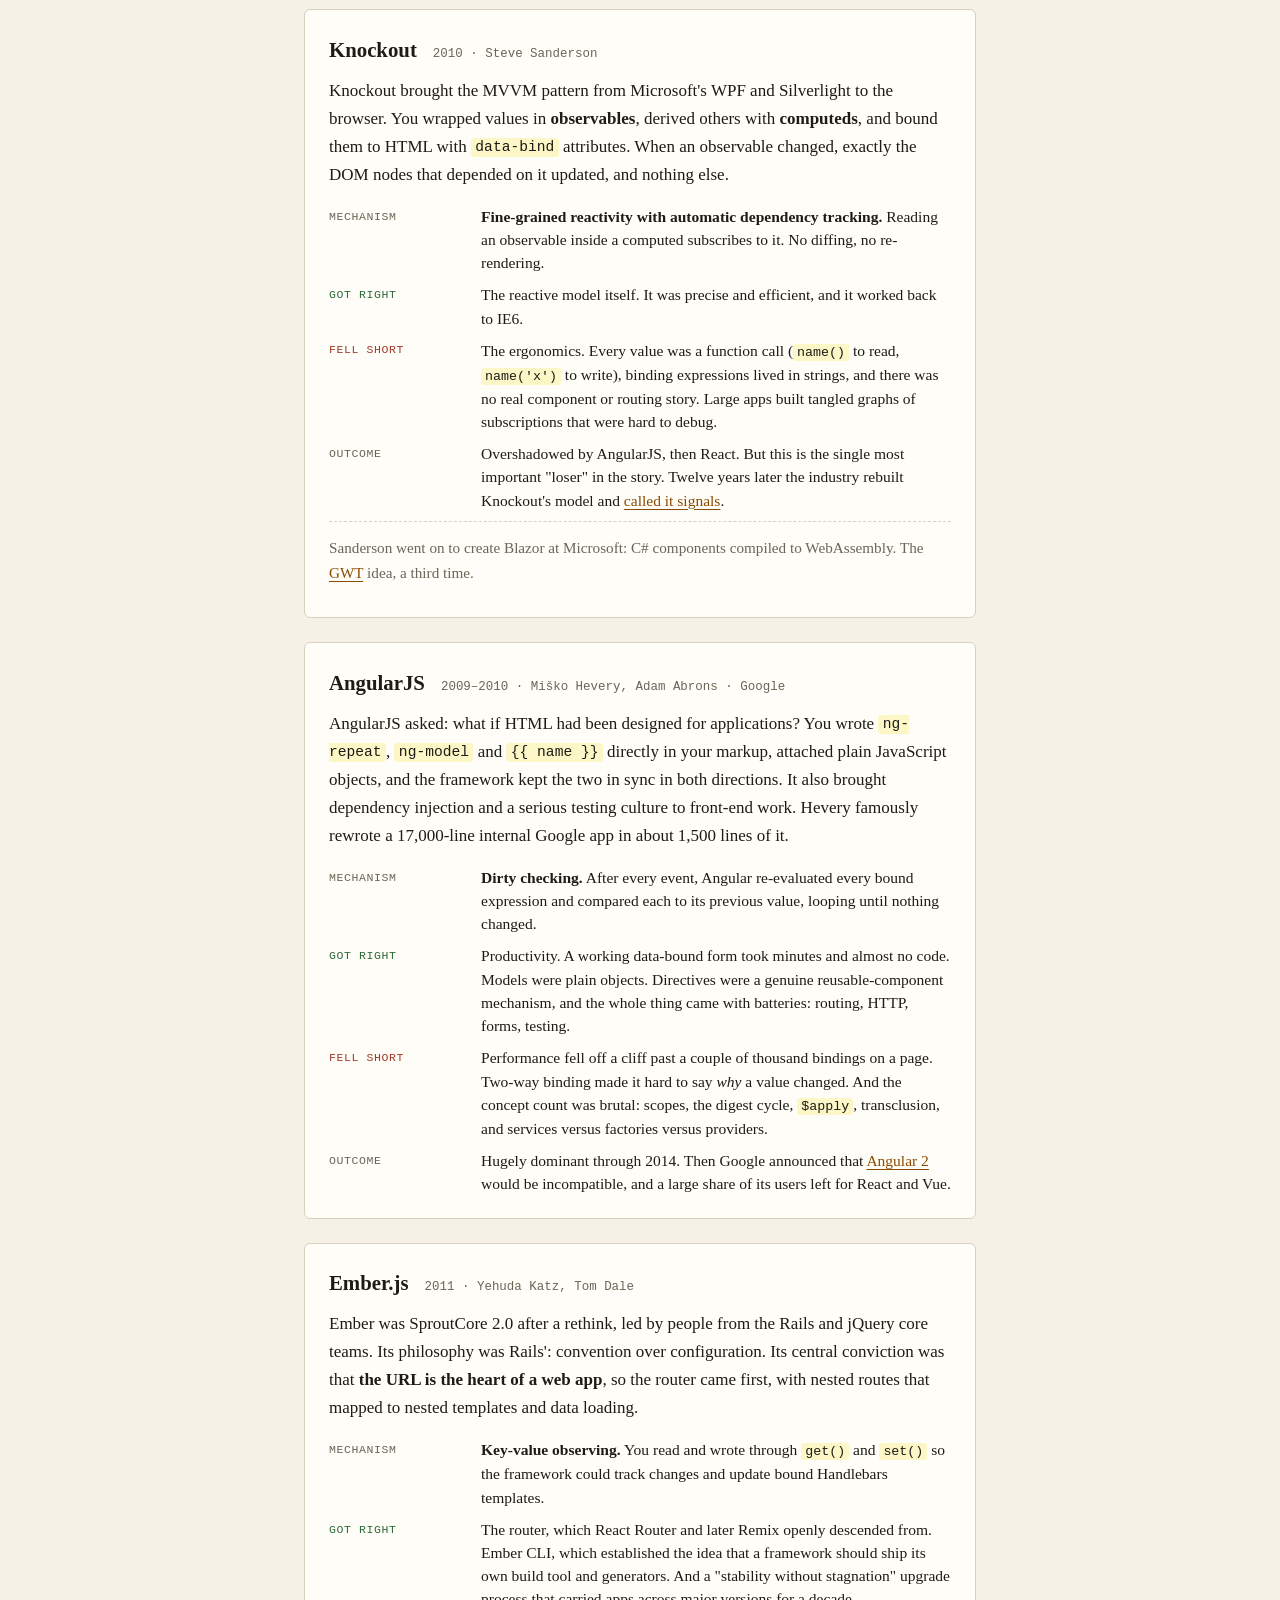
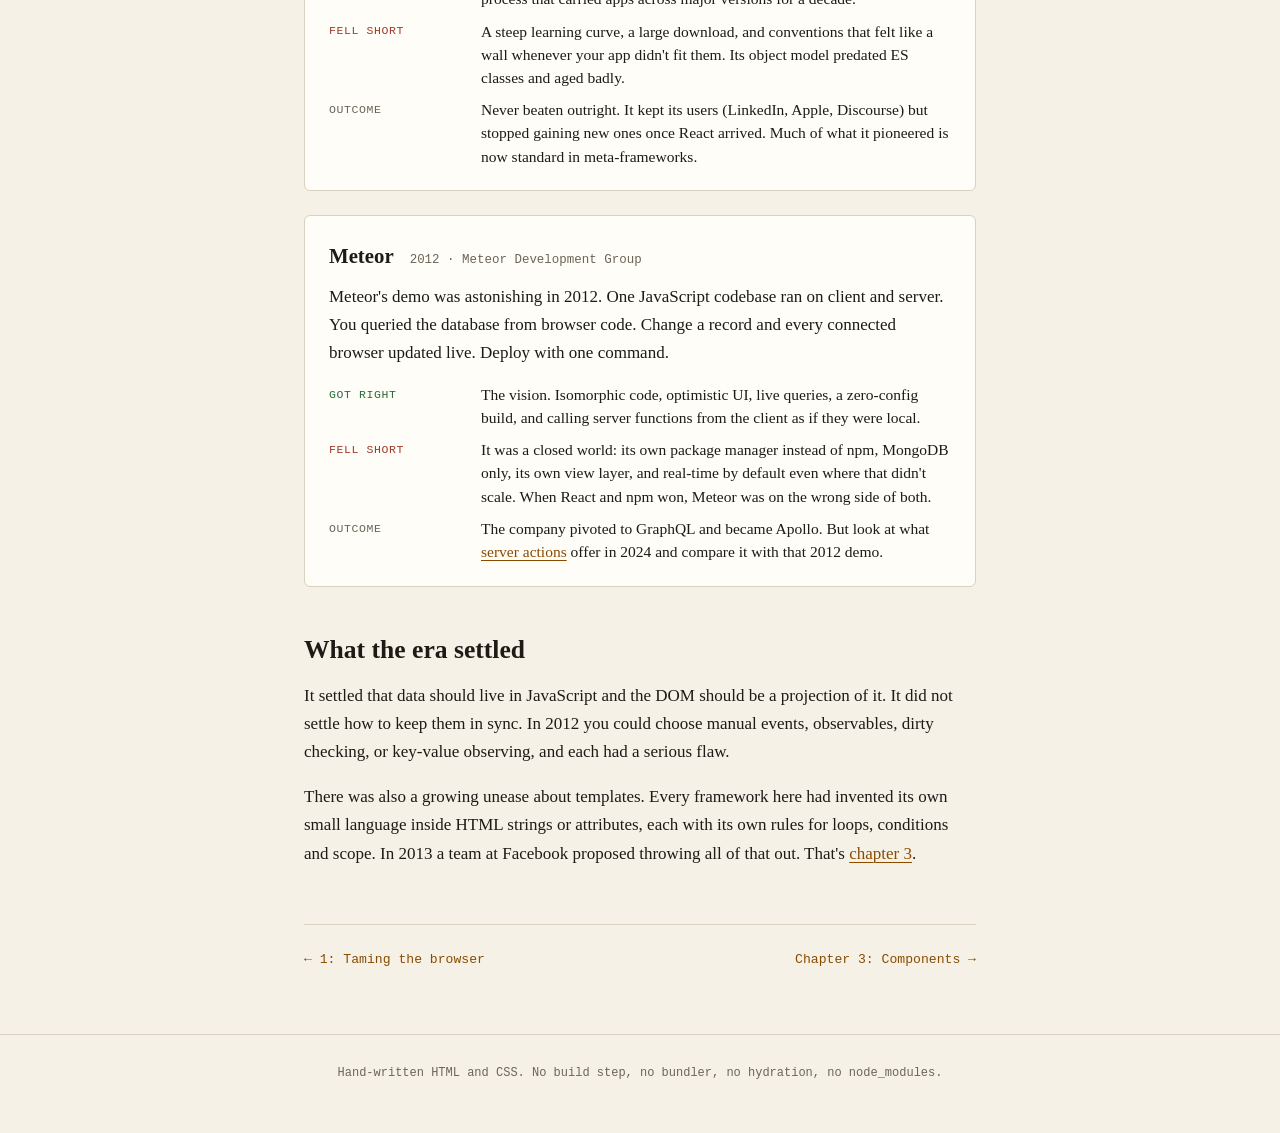
<file: era-2.html>
<!doctype html>
<html lang="en">
<head>
<meta charset="utf-8">
<meta name="viewport" content="width=device-width, initial-scale=1">
<meta http-equiv="Content-Security-Policy" content="script-src 'none'">
<title>2 · Apps need structure (2009–2012) — Yet Another Framework</title>
<link rel="stylesheet" href="style.css">
</head>
<body>
<div class="progress"></div>
<header class="site">
  <a class="brand" href="index.html"><span>YAF</span>Yet Another Framework</a>
  <nav aria-label="Chapters">
    <a href="index.html">Start</a>
    <a href="era-1.html">1 · DOM</a>
    <a href="era-2.html" aria-current="page">2 · MVC</a>
    <a href="era-3.html">3 · Components</a>
    <a href="era-4.html">4 · Compilers</a>
    <a href="era-5.html">5 · Server</a>
    <a href="lineage.html">Lineage</a>
    <a href="loops.html">Loops</a>
    <a href="colophon.html">Colophon</a>
  </nav>
  <button class="badge" popovertarget="nojs">JS shipped: 0 bytes</button>
</header>
<div id="nojs" popover>
  <h2>This page cannot run JavaScript.</h2>
  <p>A Content-Security-Policy of <code>script-src 'none'</code> tells your browser to refuse any script on this site. <a href="colophon.html">How it works anyway</a>.</p>
</div>

<main>
  <p class="kicker">Chapter 2 · 2009–2012</p>
  <h1>Apps need <mark>structure</mark></h1>
  <p class="standfirst">jQuery made it easy to change the page. It offered no opinion on where your data lived or how the page should find out it had changed. Four frameworks gave four different answers.</p>

  <p>The typical large jQuery application of 2009 stored its state in the DOM. To find out whether a to-do item was done, you checked whether its <code>&lt;li&gt;</code> had a class of <code>completed</code>. To update a counter, you found every place the count was displayed and rewrote each one by hand. Forget one and the page disagreed with itself.</p>

  <p>The fix was borrowed from server and desktop programming: keep the data in <strong>models</strong>, separate from the <strong>views</strong> that display it. This was the "MV-something" era, so called because nobody agreed on the third letter.</p>

  <p>The interesting question was how a view learns that a model changed. Each framework below picked a different mechanism, and each mechanism reappears later in this history.</p>

  <article class="fw" id="sproutcore">
    <header><h3>SproutCore</h3><p class="meta">2007 · Charles Jolley · later Apple</p></header>
    <p>SproutCore tried to bring Cocoa, Apple's desktop framework, to the browser: key-value observing, bindings, and a full widget set drawn by the framework rather than written as HTML. Apple used it to build MobileMe and the first iCloud web apps.</p>
    <dl class="facts">
      <dt class="won">Got right</dt><dd>Bindings and computed properties that kept the UI in sync automatically. It showed that "desktop-class" apps in a browser were possible.</dd>
      <dt class="lost">Fell short</dt><dd>It fought the web instead of using it. HTML and CSS were treated as a rendering detail, the apps were heavy, and URLs were an afterthought.</dd>
      <dt>Outcome</dt><dd>Its 2.0 rewrite dropped the widgets, embraced HTML templates, and was renamed <a href="#ember">Ember</a>.</dd>
    </dl>
  </article>

  <article class="fw" id="backbone">
    <header><h3>Backbone.js</h3><p class="meta">2010 · Jeremy Ashkenas</p></header>
    <p>Backbone was the minimum viable structure: Models and Collections that fire events when they change, Views that listen and re-render, and a Router. About 1,500 lines, sitting on top of jQuery and Underscore. It was extracted from DocumentCloud, a real newsroom application.</p>
    <dl class="facts">
      <dt>Why</dt><dd>To get data out of the DOM with as little framework as possible.</dd>
      <dt>Mechanism</dt><dd><strong>Manual events.</strong> A model emits <code>change</code>; you write the code that listens and updates the page.</dd>
      <dt class="won">Got right</dt><dd>Small, readable, unopinionated, and it mapped neatly onto REST APIs. Trello, Airbnb, Hulu and many others shipped on it. You could read the entire source in an evening.</dd>
      <dt class="lost">Fell short</dt><dd>It left the hard part to you. The simplest way to update a view was to re-render the whole template, which was slow and lost focus and scroll position. The efficient way was hand-written DOM surgery. Nested views leaked memory through forgotten listeners ("zombie views"). Every team built its own framework on top, and no two matched.</dd>
      <dt>Outcome</dt><dd>Replaced by frameworks that automated the model-to-view step. But the instinct to "just re-render the whole thing" is exactly what <a href="era-3.html#react">React</a> later made fast.</dd>
    </dl>
  </article>

  <article class="fw" id="knockout">
    <header><h3>Knockout</h3><p class="meta">2010 · Steve Sanderson</p></header>
    <p>Knockout brought the MVVM pattern from Microsoft's WPF and Silverlight to the browser. You wrapped values in <strong>observables</strong>, derived others with <strong>computeds</strong>, and bound them to HTML with <code>data-bind</code> attributes. When an observable changed, exactly the DOM nodes that depended on it updated, and nothing else.</p>
    <dl class="facts">
      <dt>Mechanism</dt><dd><strong>Fine-grained reactivity with automatic dependency tracking.</strong> Reading an observable inside a computed subscribes to it. No diffing, no re-rendering.</dd>
      <dt class="won">Got right</dt><dd>The reactive model itself. It was precise and efficient, and it worked back to IE6.</dd>
      <dt class="lost">Fell short</dt><dd>The ergonomics. Every value was a function call (<code>name()</code> to read, <code>name('x')</code> to write), binding expressions lived in strings, and there was no real component or routing story. Large apps built tangled graphs of subscriptions that were hard to debug.</dd>
      <dt>Outcome</dt><dd>Overshadowed by AngularJS, then React. But this is the single most important "loser" in the story. Twelve years later the industry rebuilt Knockout's model and <a href="era-5.html#signals">called it signals</a>.</dd>
    </dl>
    <p class="aside">Sanderson went on to create Blazor at Microsoft: C# components compiled to WebAssembly. The <a href="era-1.html#gwt">GWT</a> idea, a third time.</p>
  </article>

  <article class="fw" id="angularjs">
    <header><h3>AngularJS</h3><p class="meta">2009–2010 · Miško Hevery, Adam Abrons · Google</p></header>
    <p>AngularJS asked: what if HTML had been designed for applications? You wrote <code>ng-repeat</code>, <code>ng-model</code> and <code>{{ name }}</code> directly in your markup, attached plain JavaScript objects, and the framework kept the two in sync in both directions. It also brought dependency injection and a serious testing culture to front-end work. Hevery famously rewrote a 17,000-line internal Google app in about 1,500 lines of it.</p>
    <dl class="facts">
      <dt>Mechanism</dt><dd><strong>Dirty checking.</strong> After every event, Angular re-evaluated every bound expression and compared each to its previous value, looping until nothing changed.</dd>
      <dt class="won">Got right</dt><dd>Productivity. A working data-bound form took minutes and almost no code. Models were plain objects. Directives were a genuine reusable-component mechanism, and the whole thing came with batteries: routing, HTTP, forms, testing.</dd>
      <dt class="lost">Fell short</dt><dd>Performance fell off a cliff past a couple of thousand bindings on a page. Two-way binding made it hard to say <em>why</em> a value changed. And the concept count was brutal: scopes, the digest cycle, <code>$apply</code>, transclusion, and services versus factories versus providers.</dd>
      <dt>Outcome</dt><dd>Hugely dominant through 2014. Then Google announced that <a href="era-3.html#angular">Angular 2</a> would be incompatible, and a large share of its users left for React and Vue.</dd>
    </dl>
  </article>

  <article class="fw" id="ember">
    <header><h3>Ember.js</h3><p class="meta">2011 · Yehuda Katz, Tom Dale</p></header>
    <p>Ember was SproutCore 2.0 after a rethink, led by people from the Rails and jQuery core teams. Its philosophy was Rails': convention over configuration. Its central conviction was that <strong>the URL is the heart of a web app</strong>, so the router came first, with nested routes that mapped to nested templates and data loading.</p>
    <dl class="facts">
      <dt>Mechanism</dt><dd><strong>Key-value observing.</strong> You read and wrote through <code>get()</code> and <code>set()</code> so the framework could track changes and update bound Handlebars templates.</dd>
      <dt class="won">Got right</dt><dd>The router, which React Router and later Remix openly descended from. Ember CLI, which established the idea that a framework should ship its own build tool and generators. And a "stability without stagnation" upgrade process that carried apps across major versions for a decade.</dd>
      <dt class="lost">Fell short</dt><dd>A steep learning curve, a large download, and conventions that felt like a wall whenever your app didn't fit them. Its object model predated ES classes and aged badly.</dd>
      <dt>Outcome</dt><dd>Never beaten outright. It kept its users (LinkedIn, Apple, Discourse) but stopped gaining new ones once React arrived. Much of what it pioneered is now standard in meta-frameworks.</dd>
    </dl>
  </article>

  <article class="fw" id="meteor">
    <header><h3>Meteor</h3><p class="meta">2012 · Meteor Development Group</p></header>
    <p>Meteor's demo was astonishing in 2012. One JavaScript codebase ran on client and server. You queried the database from browser code. Change a record and every connected browser updated live. Deploy with one command.</p>
    <dl class="facts">
      <dt class="won">Got right</dt><dd>The vision. Isomorphic code, optimistic UI, live queries, a zero-config build, and calling server functions from the client as if they were local.</dd>
      <dt class="lost">Fell short</dt><dd>It was a closed world: its own package manager instead of npm, MongoDB only, its own view layer, and real-time by default even where that didn't scale. When React and npm won, Meteor was on the wrong side of both.</dd>
      <dt>Outcome</dt><dd>The company pivoted to GraphQL and became Apollo. But look at what <a href="era-5.html#rsc">server actions</a> offer in 2024 and compare it with that 2012 demo.</dd>
    </dl>
  </article>

  <h2>What the era settled</h2>
  <p>It settled that data should live in JavaScript and the DOM should be a projection of it. It did not settle how to keep them in sync. In 2012 you could choose manual events, observables, dirty checking, or key-value observing, and each had a serious flaw.</p>
  <p>There was also a growing unease about templates. Every framework here had invented its own small language inside HTML strings or attributes, each with its own rules for loops, conditions and scope. In 2013 a team at Facebook proposed throwing all of that out. That's <a href="era-3.html">chapter 3</a>.</p>

  <nav class="pager" aria-label="Chapters">
    <a href="era-1.html">← 1: Taming the browser</a>
    <a class="next" href="era-3.html">Chapter 3: Components →</a>
  </nav>
</main>

<footer class="foot">
  <p>Hand-written HTML and CSS. No build step, no bundler, no hydration, no node_modules.</p>
</footer>
</body>
</html>
</file>
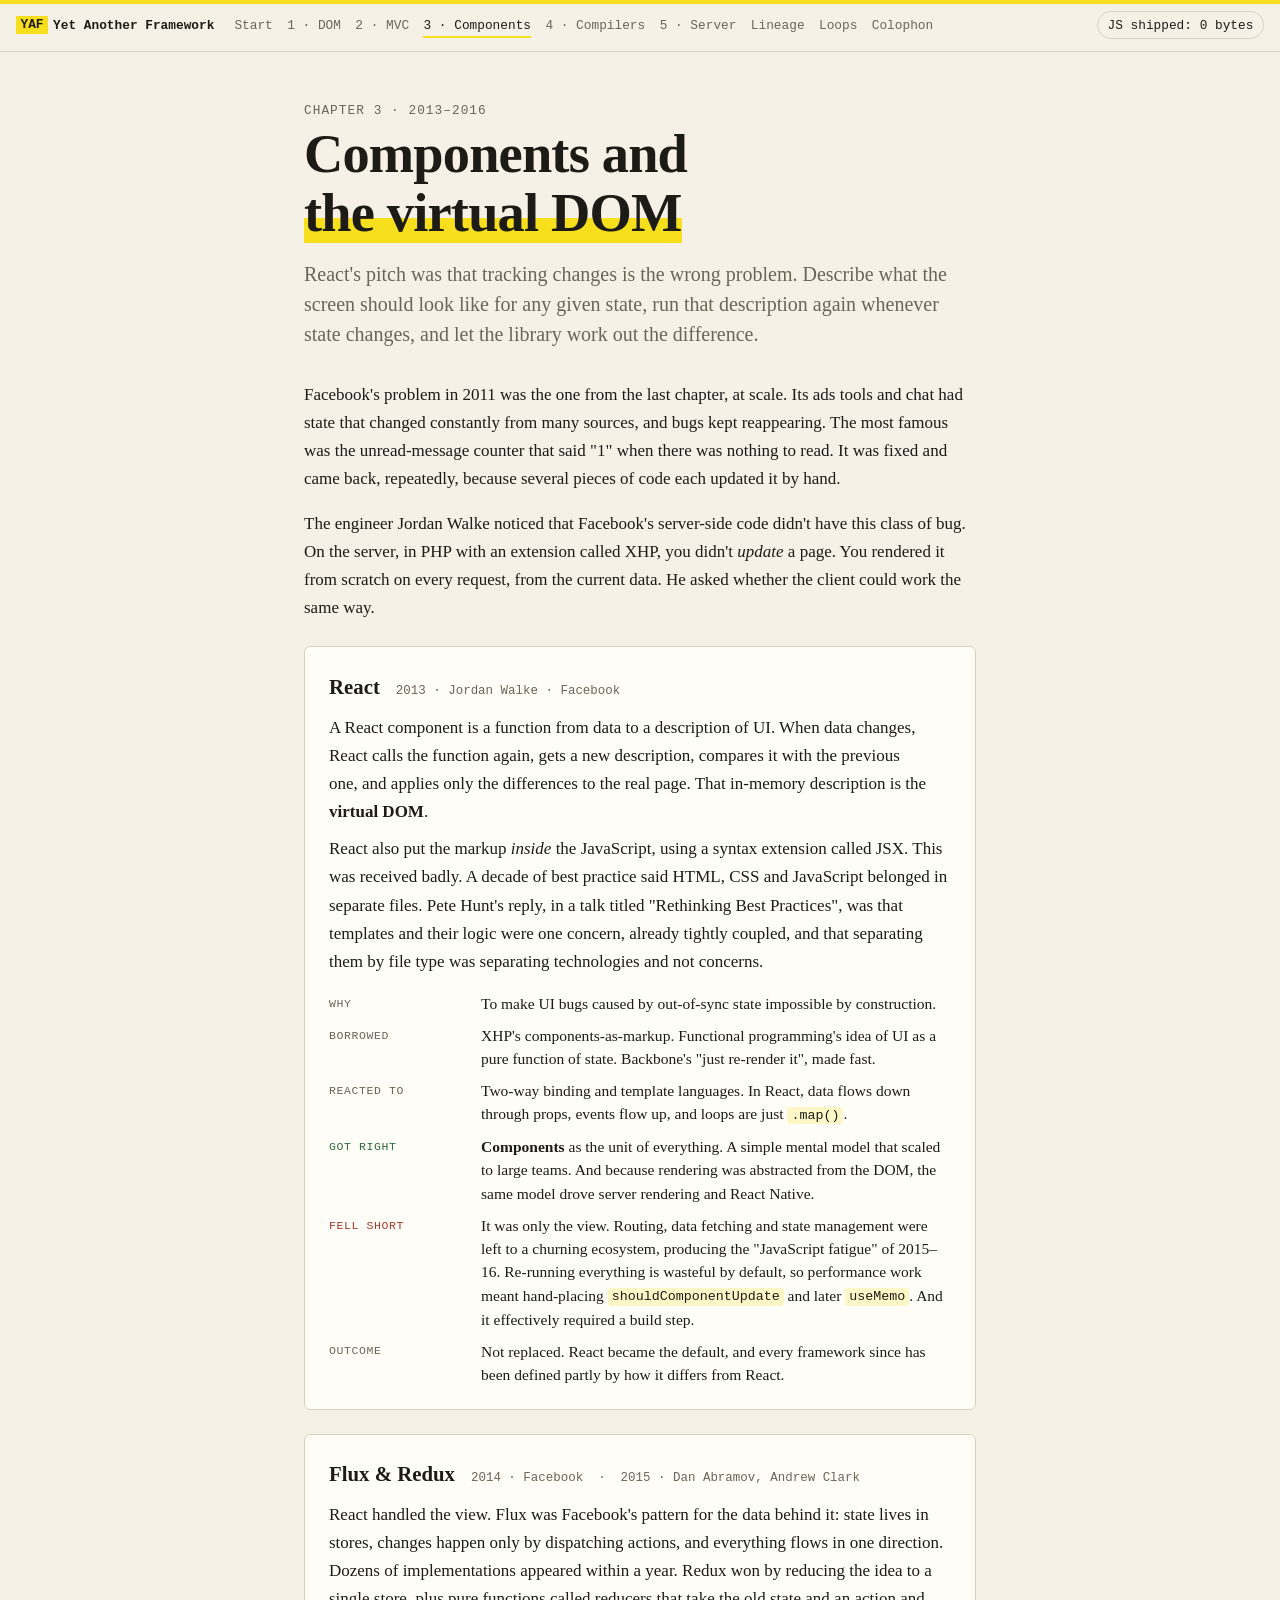
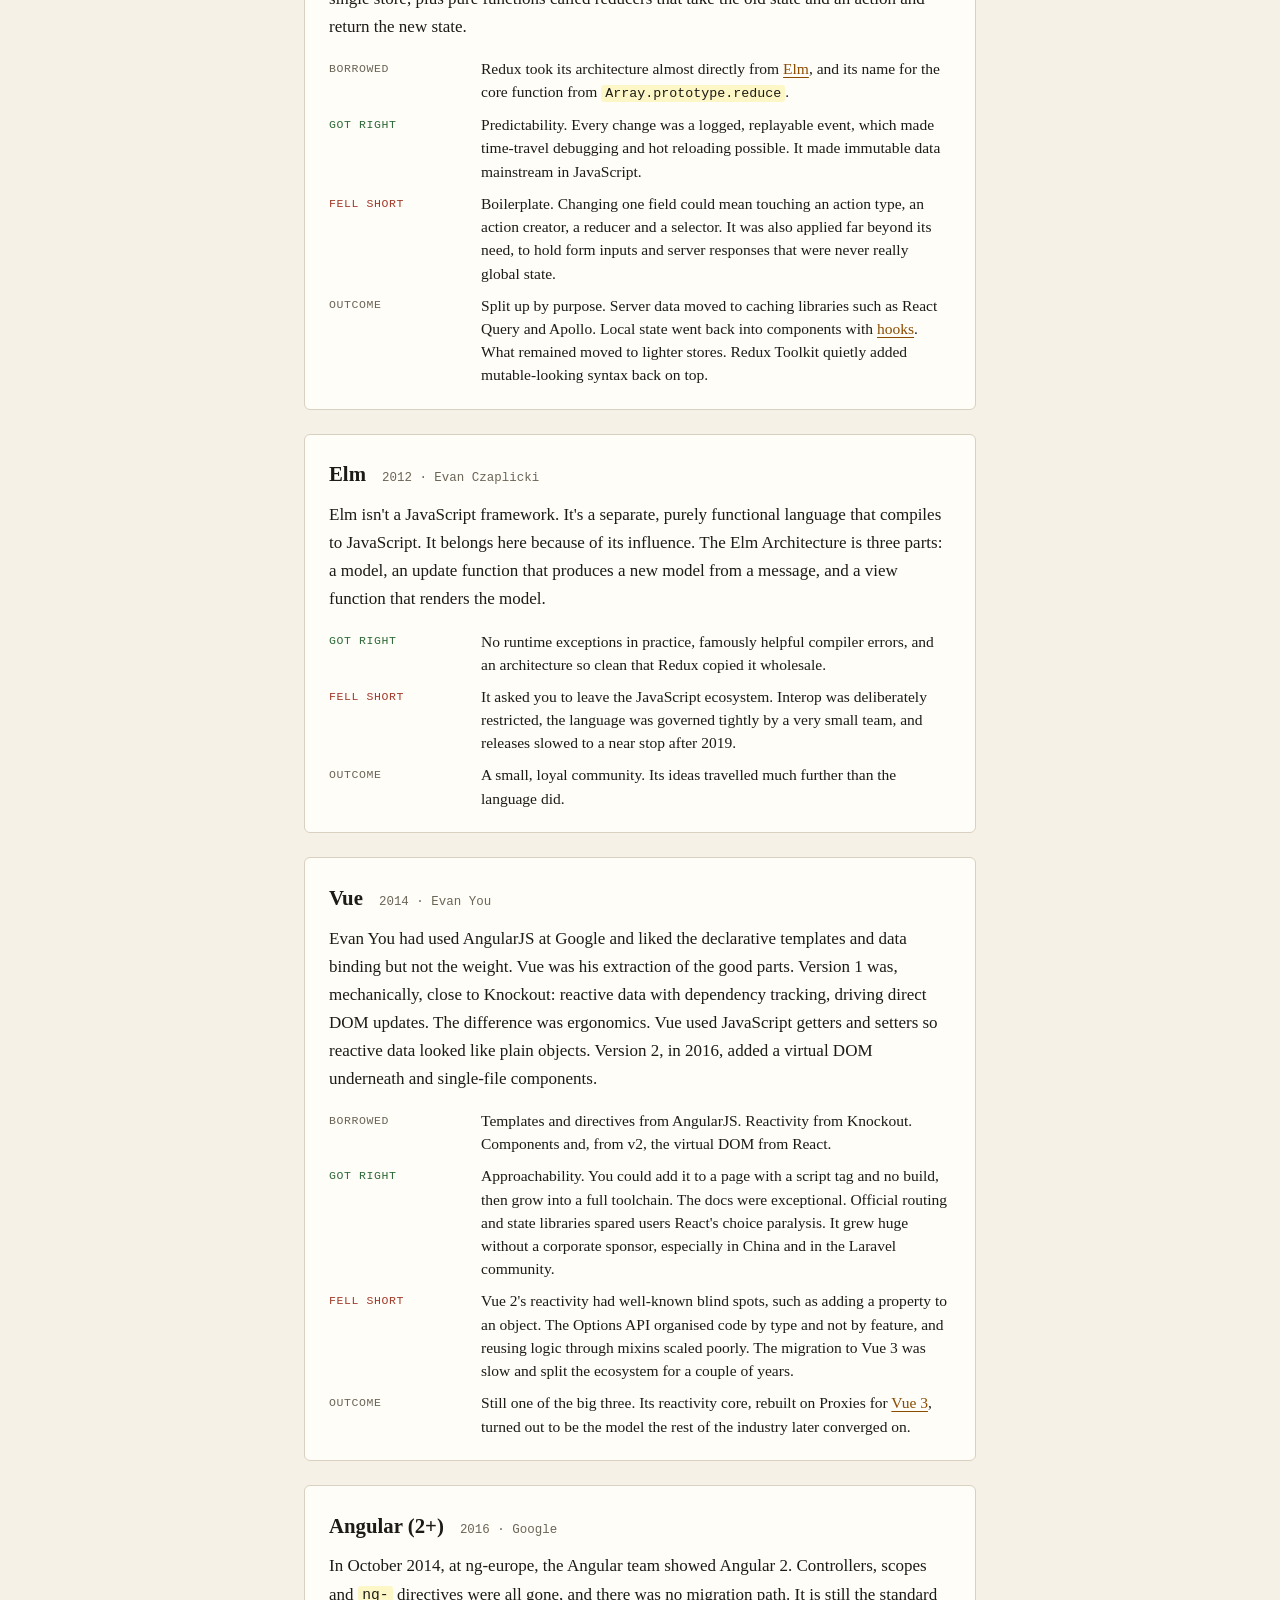
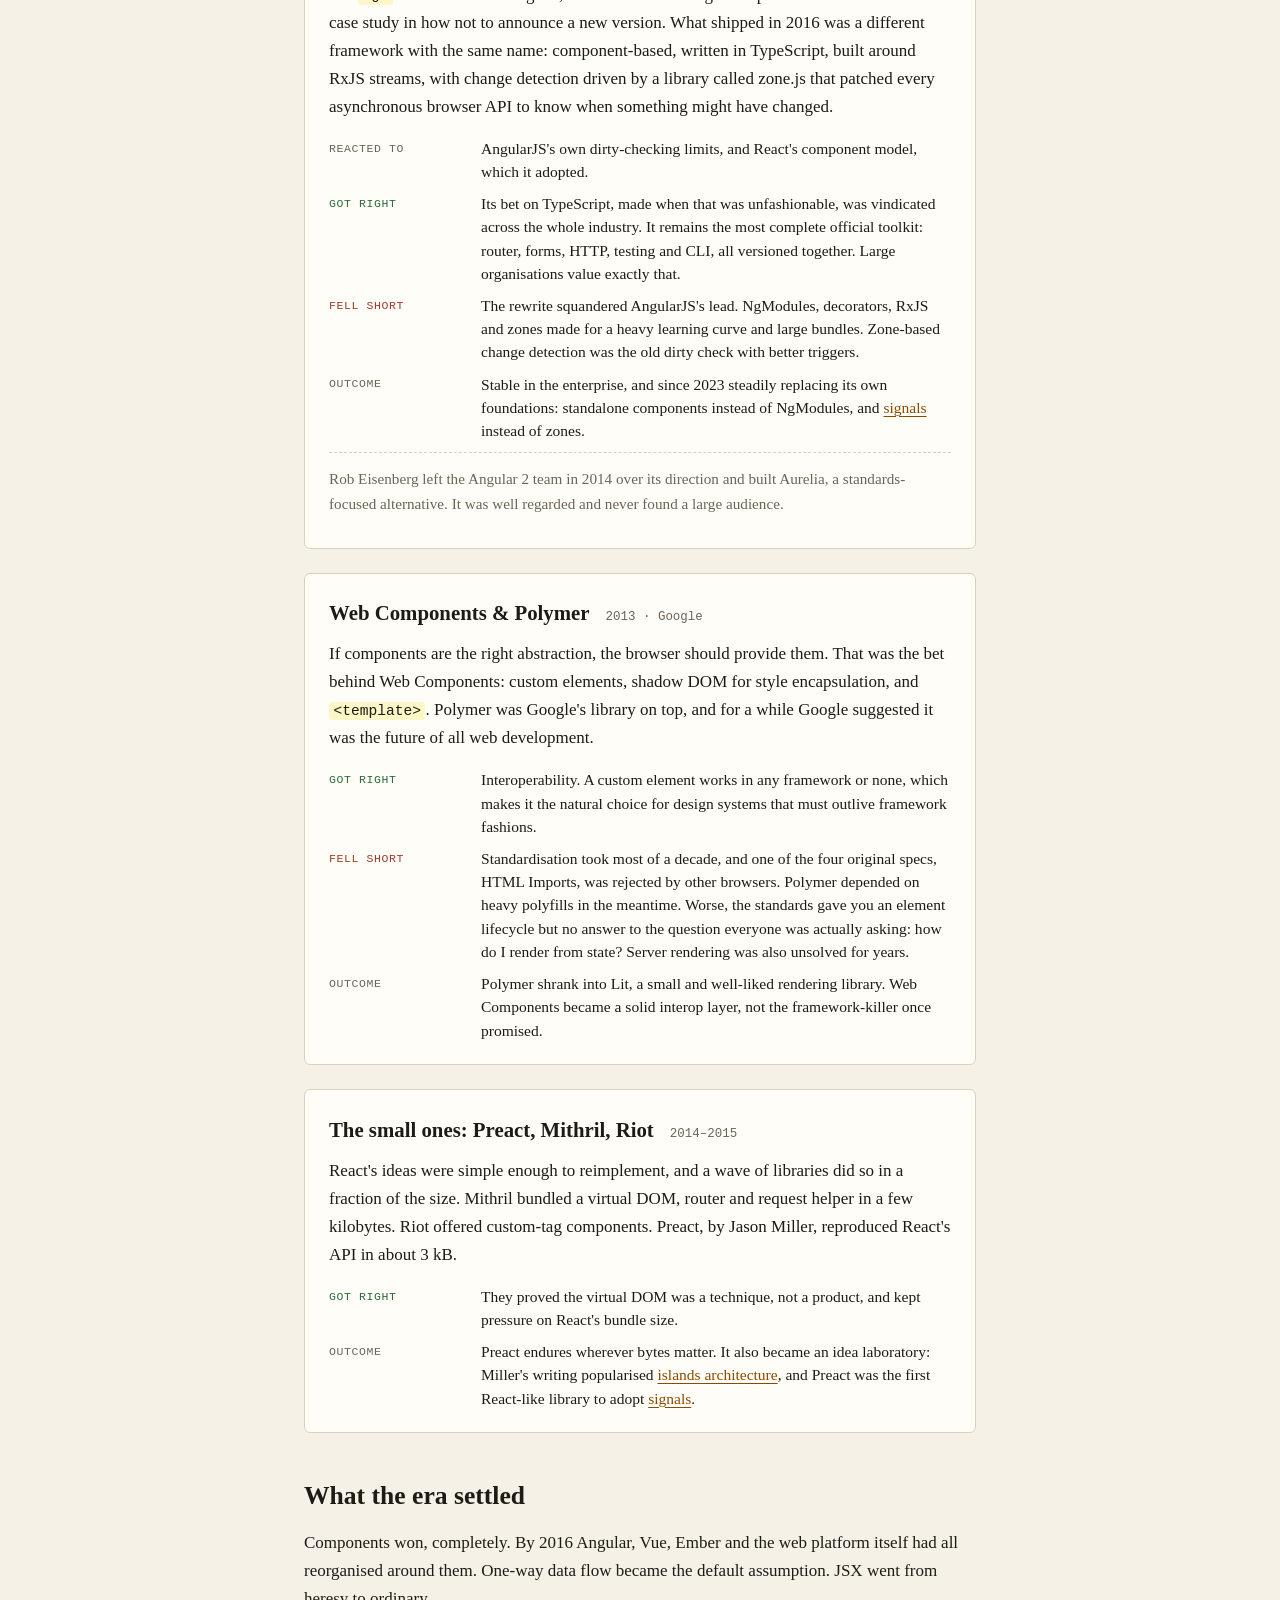
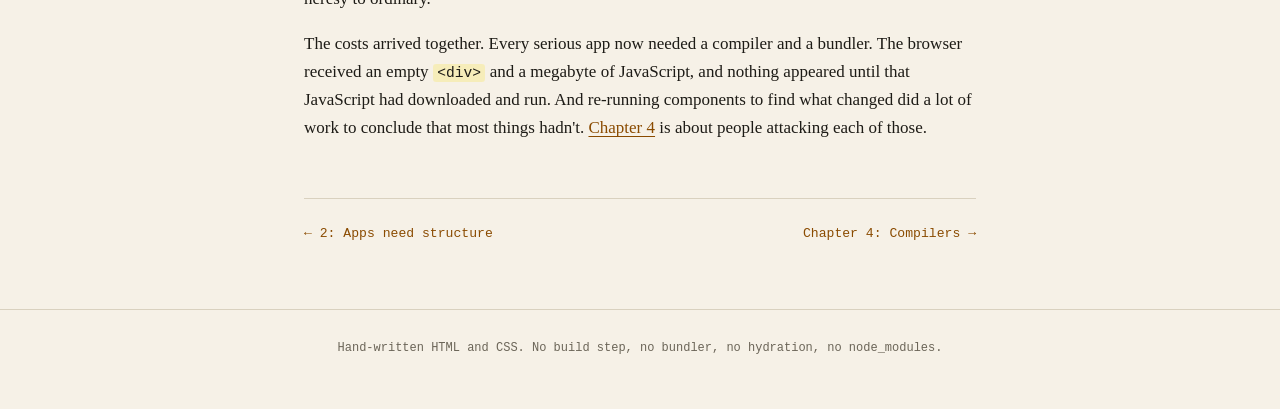
<file: era-3.html>
<!doctype html>
<html lang="en">
<head>
<meta charset="utf-8">
<meta name="viewport" content="width=device-width, initial-scale=1">
<meta http-equiv="Content-Security-Policy" content="script-src 'none'">
<title>3 · Components and the virtual DOM (2013–2016) — Yet Another Framework</title>
<link rel="stylesheet" href="style.css">
</head>
<body>
<div class="progress"></div>
<header class="site">
  <a class="brand" href="index.html"><span>YAF</span>Yet Another Framework</a>
  <nav aria-label="Chapters">
    <a href="index.html">Start</a>
    <a href="era-1.html">1 · DOM</a>
    <a href="era-2.html">2 · MVC</a>
    <a href="era-3.html" aria-current="page">3 · Components</a>
    <a href="era-4.html">4 · Compilers</a>
    <a href="era-5.html">5 · Server</a>
    <a href="lineage.html">Lineage</a>
    <a href="loops.html">Loops</a>
    <a href="colophon.html">Colophon</a>
  </nav>
  <button class="badge" popovertarget="nojs">JS shipped: 0 bytes</button>
</header>
<div id="nojs" popover>
  <h2>This page cannot run JavaScript.</h2>
  <p>A Content-Security-Policy of <code>script-src 'none'</code> tells your browser to refuse any script on this site. <a href="colophon.html">How it works anyway</a>.</p>
</div>

<main>
  <p class="kicker">Chapter 3 · 2013–2016</p>
  <h1>Components and <mark>the virtual DOM</mark></h1>
  <p class="standfirst">React's pitch was that tracking changes is the wrong problem. Describe what the screen should look like for any given state, run that description again whenever state changes, and let the library work out the difference.</p>

  <p>Facebook's problem in 2011 was the one from the last chapter, at scale. Its ads tools and chat had state that changed constantly from many sources, and bugs kept reappearing. The most famous was the unread-message counter that said "1" when there was nothing to read. It was fixed and came back, repeatedly, because several pieces of code each updated it by hand.</p>

  <p>The engineer Jordan Walke noticed that Facebook's server-side code didn't have this class of bug. On the server, in PHP with an extension called XHP, you didn't <em>update</em> a page. You rendered it from scratch on every request, from the current data. He asked whether the client could work the same way.</p>

  <article class="fw" id="react">
    <header><h3>React</h3><p class="meta">2013 · Jordan Walke · Facebook</p></header>
    <p>A React component is a function from data to a description of UI. When data changes, React calls the function again, gets a new description, compares it with the previous one, and applies only the differences to the real page. That in-memory description is the <strong>virtual DOM</strong>.</p>
    <p>React also put the markup <em>inside</em> the JavaScript, using a syntax extension called JSX. This was received badly. A decade of best practice said HTML, CSS and JavaScript belonged in separate files. Pete Hunt's reply, in a talk titled "Rethinking Best Practices", was that templates and their logic were one concern, already tightly coupled, and that separating them by file type was separating technologies and not concerns.</p>
    <dl class="facts">
      <dt>Why</dt><dd>To make UI bugs caused by out-of-sync state impossible by construction.</dd>
      <dt>Borrowed</dt><dd>XHP's components-as-markup. Functional programming's idea of UI as a pure function of state. Backbone's "just re-render it", made fast.</dd>
      <dt>Reacted to</dt><dd>Two-way binding and template languages. In React, data flows down through props, events flow up, and loops are just <code>.map()</code>.</dd>
      <dt class="won">Got right</dt><dd><strong>Components</strong> as the unit of everything. A simple mental model that scaled to large teams. And because rendering was abstracted from the DOM, the same model drove server rendering and React Native.</dd>
      <dt class="lost">Fell short</dt><dd>It was only the view. Routing, data fetching and state management were left to a churning ecosystem, producing the "JavaScript fatigue" of 2015–16. Re-running everything is wasteful by default, so performance work meant hand-placing <code>shouldComponentUpdate</code> and later <code>useMemo</code>. And it effectively required a build step.</dd>
      <dt>Outcome</dt><dd>Not replaced. React became the default, and every framework since has been defined partly by how it differs from React.</dd>
    </dl>
  </article>

  <article class="fw" id="flux">
    <header><h3>Flux &amp; Redux</h3><p class="meta">2014 · Facebook &nbsp;·&nbsp; 2015 · Dan Abramov, Andrew Clark</p></header>
    <p>React handled the view. Flux was Facebook's pattern for the data behind it: state lives in stores, changes happen only by dispatching actions, and everything flows in one direction. Dozens of implementations appeared within a year. Redux won by reducing the idea to a single store, plus pure functions called reducers that take the old state and an action and return the new state.</p>
    <dl class="facts">
      <dt>Borrowed</dt><dd>Redux took its architecture almost directly from <a href="#elm">Elm</a>, and its name for the core function from <code>Array.prototype.reduce</code>.</dd>
      <dt class="won">Got right</dt><dd>Predictability. Every change was a logged, replayable event, which made time-travel debugging and hot reloading possible. It made immutable data mainstream in JavaScript.</dd>
      <dt class="lost">Fell short</dt><dd>Boilerplate. Changing one field could mean touching an action type, an action creator, a reducer and a selector. It was also applied far beyond its need, to hold form inputs and server responses that were never really global state.</dd>
      <dt>Outcome</dt><dd>Split up by purpose. Server data moved to caching libraries such as React Query and Apollo. Local state went back into components with <a href="era-4.html#hooks">hooks</a>. What remained moved to lighter stores. Redux Toolkit quietly added mutable-looking syntax back on top.</dd>
    </dl>
  </article>

  <article class="fw" id="elm">
    <header><h3>Elm</h3><p class="meta">2012 · Evan Czaplicki</p></header>
    <p>Elm isn't a JavaScript framework. It's a separate, purely functional language that compiles to JavaScript. It belongs here because of its influence. The Elm Architecture is three parts: a model, an update function that produces a new model from a message, and a view function that renders the model.</p>
    <dl class="facts">
      <dt class="won">Got right</dt><dd>No runtime exceptions in practice, famously helpful compiler errors, and an architecture so clean that Redux copied it wholesale.</dd>
      <dt class="lost">Fell short</dt><dd>It asked you to leave the JavaScript ecosystem. Interop was deliberately restricted, the language was governed tightly by a very small team, and releases slowed to a near stop after 2019.</dd>
      <dt>Outcome</dt><dd>A small, loyal community. Its ideas travelled much further than the language did.</dd>
    </dl>
  </article>

  <article class="fw" id="vue">
    <header><h3>Vue</h3><p class="meta">2014 · Evan You</p></header>
    <p>Evan You had used AngularJS at Google and liked the declarative templates and data binding but not the weight. Vue was his extraction of the good parts. Version 1 was, mechanically, close to Knockout: reactive data with dependency tracking, driving direct DOM updates. The difference was ergonomics. Vue used JavaScript getters and setters so reactive data looked like plain objects. Version 2, in 2016, added a virtual DOM underneath and single-file components.</p>
    <dl class="facts">
      <dt>Borrowed</dt><dd>Templates and directives from AngularJS. Reactivity from Knockout. Components and, from v2, the virtual DOM from React.</dd>
      <dt class="won">Got right</dt><dd>Approachability. You could add it to a page with a script tag and no build, then grow into a full toolchain. The docs were exceptional. Official routing and state libraries spared users React's choice paralysis. It grew huge without a corporate sponsor, especially in China and in the Laravel community.</dd>
      <dt class="lost">Fell short</dt><dd>Vue 2's reactivity had well-known blind spots, such as adding a property to an object. The Options API organised code by type and not by feature, and reusing logic through mixins scaled poorly. The migration to Vue 3 was slow and split the ecosystem for a couple of years.</dd>
      <dt>Outcome</dt><dd>Still one of the big three. Its reactivity core, rebuilt on Proxies for <a href="era-5.html#signals">Vue 3</a>, turned out to be the model the rest of the industry later converged on.</dd>
    </dl>
  </article>

  <article class="fw" id="angular">
    <header><h3>Angular (2+)</h3><p class="meta">2016 · Google</p></header>
    <p>In October 2014, at ng-europe, the Angular team showed Angular 2. Controllers, scopes and <code>ng-</code> directives were all gone, and there was no migration path. It is still the standard case study in how not to announce a new version. What shipped in 2016 was a different framework with the same name: component-based, written in TypeScript, built around RxJS streams, with change detection driven by a library called zone.js that patched every asynchronous browser API to know when something might have changed.</p>
    <dl class="facts">
      <dt>Reacted to</dt><dd>AngularJS's own dirty-checking limits, and React's component model, which it adopted.</dd>
      <dt class="won">Got right</dt><dd>Its bet on TypeScript, made when that was unfashionable, was vindicated across the whole industry. It remains the most complete official toolkit: router, forms, HTTP, testing and CLI, all versioned together. Large organisations value exactly that.</dd>
      <dt class="lost">Fell short</dt><dd>The rewrite squandered AngularJS's lead. NgModules, decorators, RxJS and zones made for a heavy learning curve and large bundles. Zone-based change detection was the old dirty check with better triggers.</dd>
      <dt>Outcome</dt><dd>Stable in the enterprise, and since 2023 steadily replacing its own foundations: standalone components instead of NgModules, and <a href="era-5.html#signals">signals</a> instead of zones.</dd>
    </dl>
    <p class="aside">Rob Eisenberg left the Angular 2 team in 2014 over its direction and built Aurelia, a standards-focused alternative. It was well regarded and never found a large audience.</p>
  </article>

  <article class="fw" id="webcomponents">
    <header><h3>Web Components &amp; Polymer</h3><p class="meta">2013 · Google</p></header>
    <p>If components are the right abstraction, the browser should provide them. That was the bet behind Web Components: custom elements, shadow DOM for style encapsulation, and <code>&lt;template&gt;</code>. Polymer was Google's library on top, and for a while Google suggested it was the future of all web development.</p>
    <dl class="facts">
      <dt class="won">Got right</dt><dd>Interoperability. A custom element works in any framework or none, which makes it the natural choice for design systems that must outlive framework fashions.</dd>
      <dt class="lost">Fell short</dt><dd>Standardisation took most of a decade, and one of the four original specs, HTML Imports, was rejected by other browsers. Polymer depended on heavy polyfills in the meantime. Worse, the standards gave you an element lifecycle but no answer to the question everyone was actually asking: how do I render from state? Server rendering was also unsolved for years.</dd>
      <dt>Outcome</dt><dd>Polymer shrank into Lit, a small and well-liked rendering library. Web Components became a solid interop layer, not the framework-killer once promised.</dd>
    </dl>
  </article>

  <article class="fw" id="small">
    <header><h3>The small ones: Preact, Mithril, Riot</h3><p class="meta">2014–2015</p></header>
    <p>React's ideas were simple enough to reimplement, and a wave of libraries did so in a fraction of the size. Mithril bundled a virtual DOM, router and request helper in a few kilobytes. Riot offered custom-tag components. Preact, by Jason Miller, reproduced React's API in about 3 kB.</p>
    <dl class="facts">
      <dt class="won">Got right</dt><dd>They proved the virtual DOM was a technique, not a product, and kept pressure on React's bundle size.</dd>
      <dt>Outcome</dt><dd>Preact endures wherever bytes matter. It also became an idea laboratory: Miller's writing popularised <a href="era-5.html#astro">islands architecture</a>, and Preact was the first React-like library to adopt <a href="era-5.html#signals">signals</a>.</dd>
    </dl>
  </article>

  <h2>What the era settled</h2>
  <p>Components won, completely. By 2016 Angular, Vue, Ember and the web platform itself had all reorganised around them. One-way data flow became the default assumption. JSX went from heresy to ordinary.</p>
  <p>The costs arrived together. Every serious app now needed a compiler and a bundler. The browser received an empty <code>&lt;div&gt;</code> and a megabyte of JavaScript, and nothing appeared until that JavaScript had downloaded and run. And re-running components to find what changed did a lot of work to conclude that most things hadn't. <a href="era-4.html">Chapter 4</a> is about people attacking each of those.</p>

  <nav class="pager" aria-label="Chapters">
    <a href="era-2.html">← 2: Apps need structure</a>
    <a class="next" href="era-4.html">Chapter 4: Compilers →</a>
  </nav>
</main>

<footer class="foot">
  <p>Hand-written HTML and CSS. No build step, no bundler, no hydration, no node_modules.</p>
</footer>
</body>
</html>
</file>
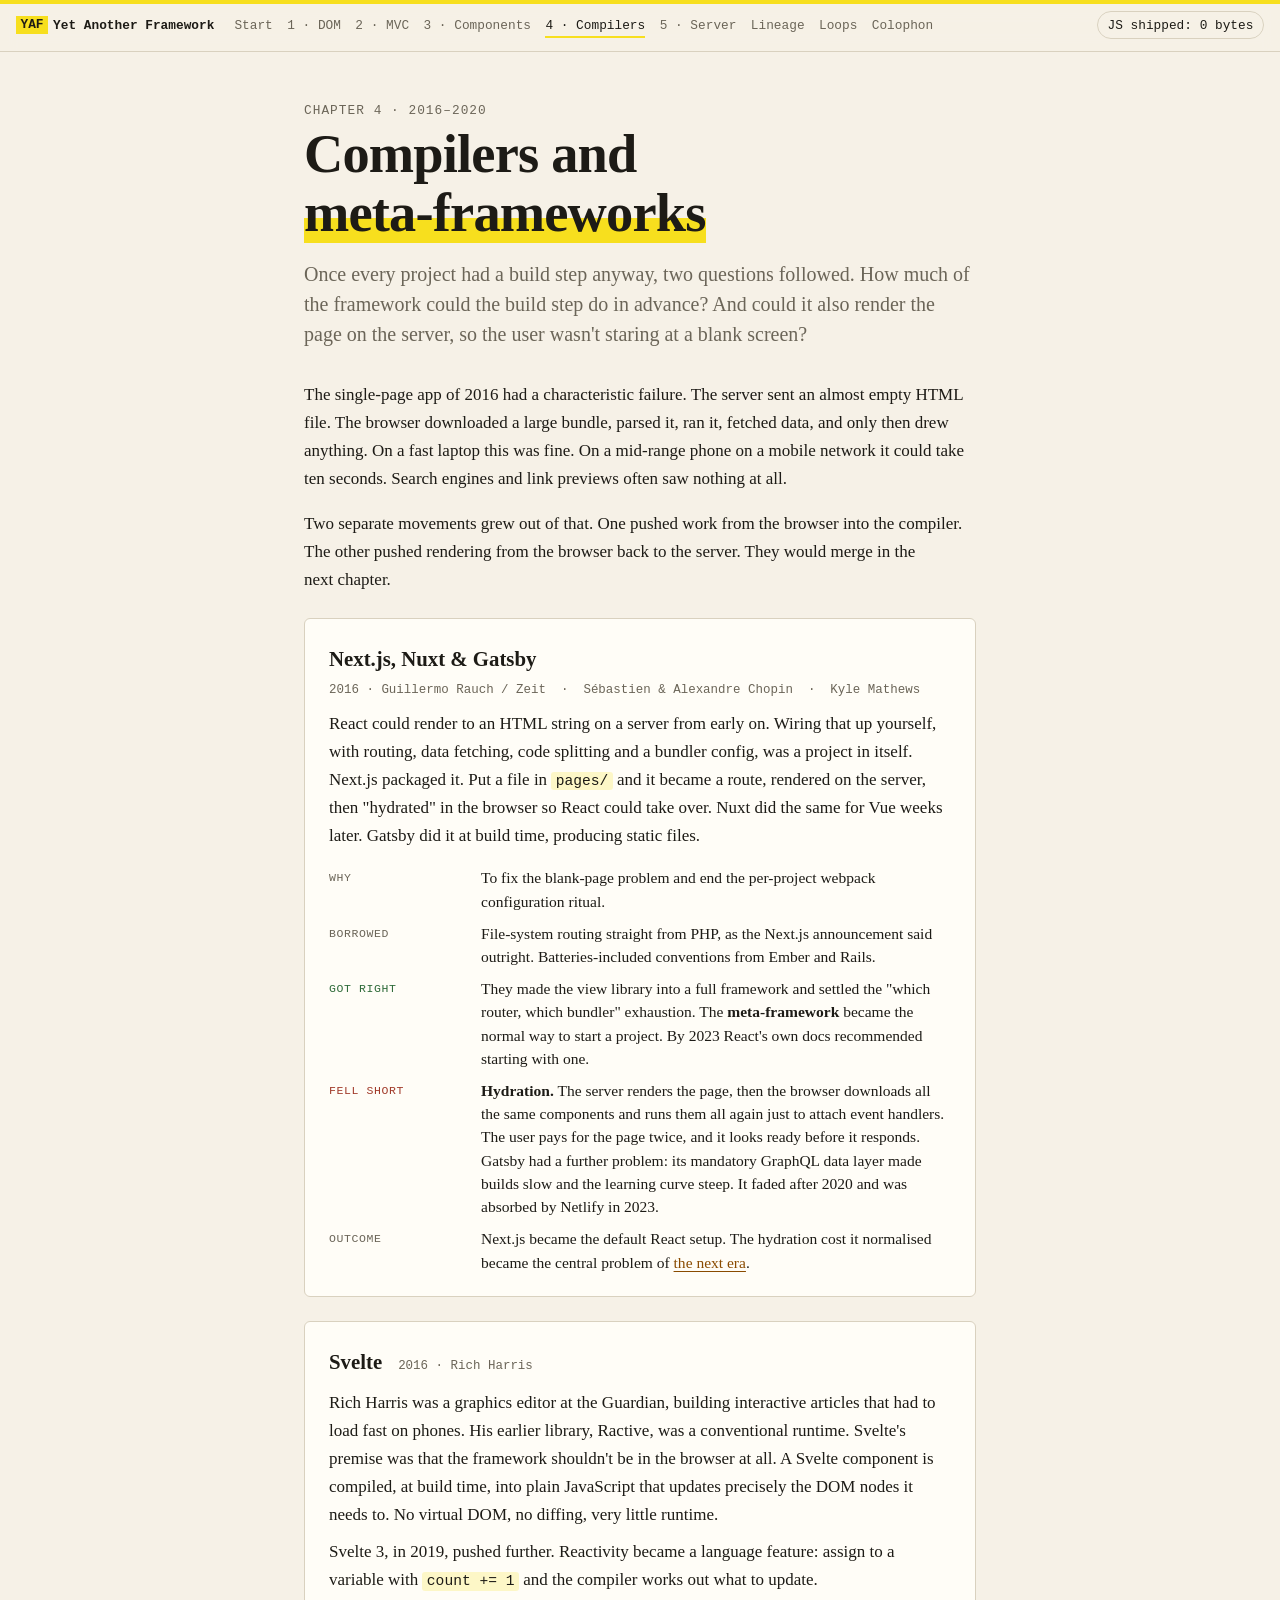
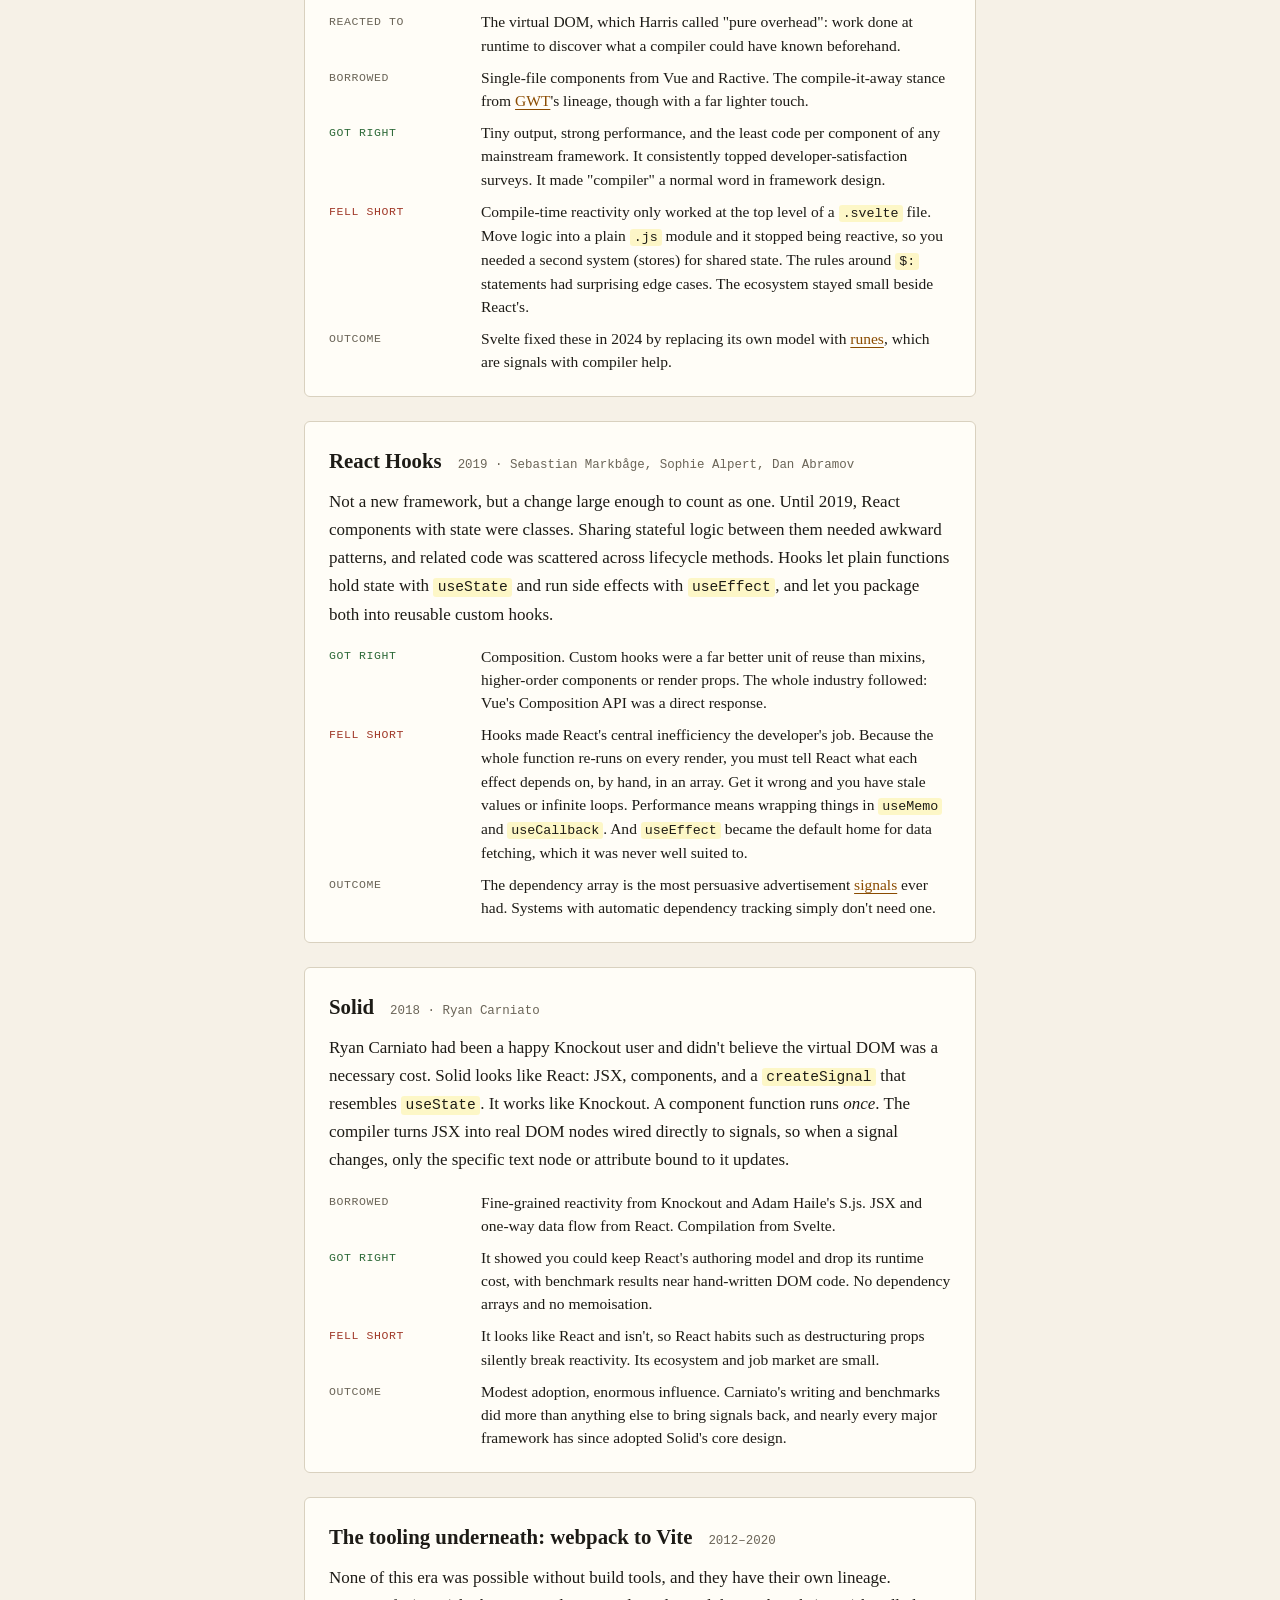
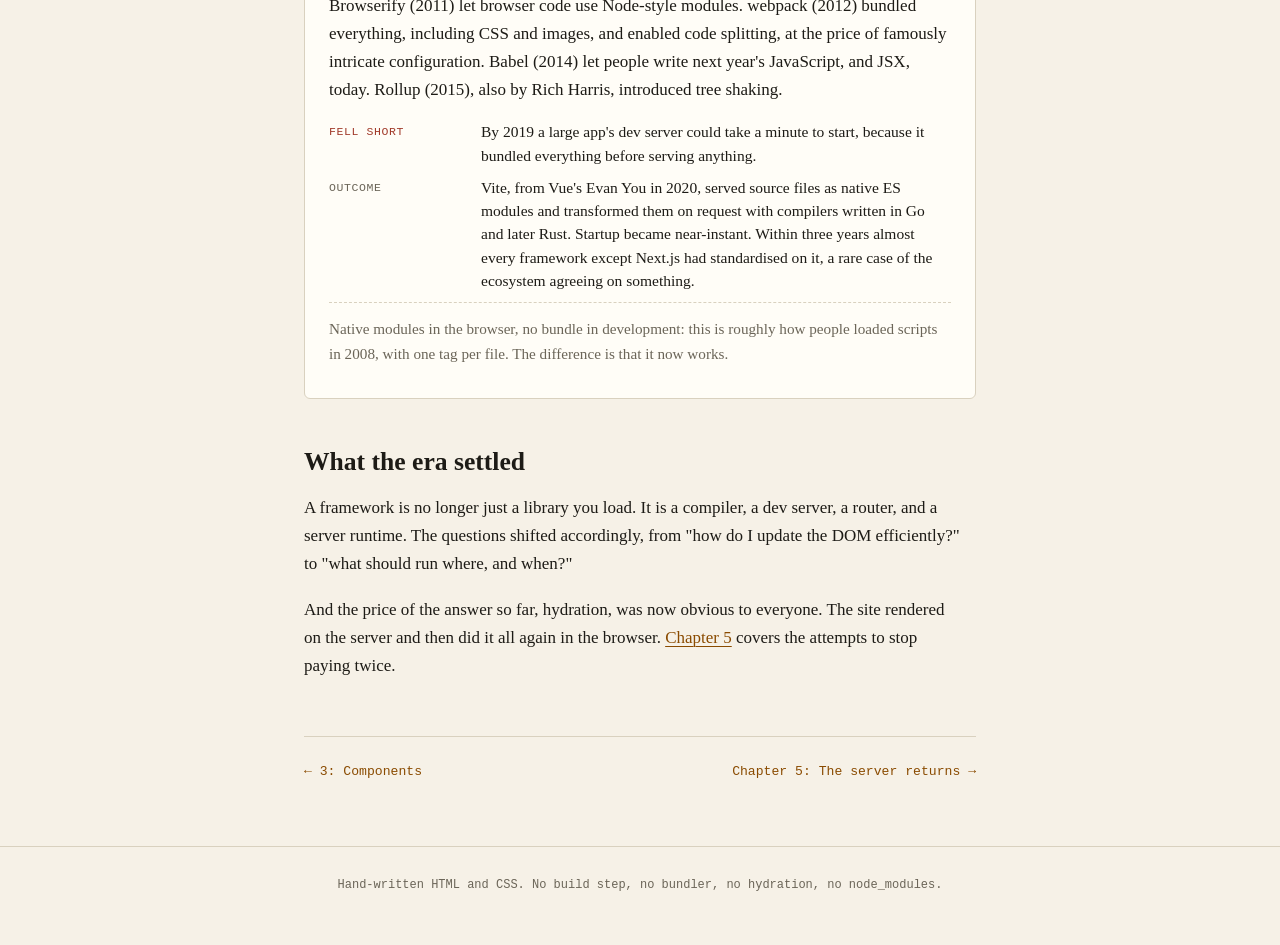
<file: era-4.html>
<!doctype html>
<html lang="en">
<head>
<meta charset="utf-8">
<meta name="viewport" content="width=device-width, initial-scale=1">
<meta http-equiv="Content-Security-Policy" content="script-src 'none'">
<title>4 · Compilers and meta-frameworks (2016–2020) — Yet Another Framework</title>
<link rel="stylesheet" href="style.css">
</head>
<body>
<div class="progress"></div>
<header class="site">
  <a class="brand" href="index.html"><span>YAF</span>Yet Another Framework</a>
  <nav aria-label="Chapters">
    <a href="index.html">Start</a>
    <a href="era-1.html">1 · DOM</a>
    <a href="era-2.html">2 · MVC</a>
    <a href="era-3.html">3 · Components</a>
    <a href="era-4.html" aria-current="page">4 · Compilers</a>
    <a href="era-5.html">5 · Server</a>
    <a href="lineage.html">Lineage</a>
    <a href="loops.html">Loops</a>
    <a href="colophon.html">Colophon</a>
  </nav>
  <button class="badge" popovertarget="nojs">JS shipped: 0 bytes</button>
</header>
<div id="nojs" popover>
  <h2>This page cannot run JavaScript.</h2>
  <p>A Content-Security-Policy of <code>script-src 'none'</code> tells your browser to refuse any script on this site. <a href="colophon.html">How it works anyway</a>.</p>
</div>

<main>
  <p class="kicker">Chapter 4 · 2016–2020</p>
  <h1>Compilers and <mark>meta-frameworks</mark></h1>
  <p class="standfirst">Once every project had a build step anyway, two questions followed. How much of the framework could the build step do in advance? And could it also render the page on the server, so the user wasn't staring at a blank screen?</p>

  <p>The single-page app of 2016 had a characteristic failure. The server sent an almost empty HTML file. The browser downloaded a large bundle, parsed it, ran it, fetched data, and only then drew anything. On a fast laptop this was fine. On a mid-range phone on a mobile network it could take ten seconds. Search engines and link previews often saw nothing at all.</p>

  <p>Two separate movements grew out of that. One pushed work from the browser into the compiler. The other pushed rendering from the browser back to the server. They would merge in the next chapter.</p>

  <article class="fw" id="next">
    <header><h3>Next.js, Nuxt &amp; Gatsby</h3><p class="meta">2016 · Guillermo Rauch / Zeit &nbsp;·&nbsp; Sébastien &amp; Alexandre Chopin &nbsp;·&nbsp; Kyle Mathews</p></header>
    <p>React could render to an HTML string on a server from early on. Wiring that up yourself, with routing, data fetching, code splitting and a bundler config, was a project in itself. Next.js packaged it. Put a file in <code>pages/</code> and it became a route, rendered on the server, then "hydrated" in the browser so React could take over. Nuxt did the same for Vue weeks later. Gatsby did it at build time, producing static files.</p>
    <dl class="facts">
      <dt>Why</dt><dd>To fix the blank-page problem and end the per-project webpack configuration ritual.</dd>
      <dt>Borrowed</dt><dd>File-system routing straight from PHP, as the Next.js announcement said outright. Batteries-included conventions from Ember and Rails.</dd>
      <dt class="won">Got right</dt><dd>They made the view library into a full framework and settled the "which router, which bundler" exhaustion. The <strong>meta-framework</strong> became the normal way to start a project. By 2023 React's own docs recommended starting with one.</dd>
      <dt class="lost">Fell short</dt><dd><strong>Hydration.</strong> The server renders the page, then the browser downloads all the same components and runs them all again just to attach event handlers. The user pays for the page twice, and it looks ready before it responds. Gatsby had a further problem: its mandatory GraphQL data layer made builds slow and the learning curve steep. It faded after 2020 and was absorbed by Netlify in 2023.</dd>
      <dt>Outcome</dt><dd>Next.js became the default React setup. The hydration cost it normalised became the central problem of <a href="era-5.html">the next era</a>.</dd>
    </dl>
  </article>

  <article class="fw" id="svelte">
    <header><h3>Svelte</h3><p class="meta">2016 · Rich Harris</p></header>
    <p>Rich Harris was a graphics editor at the Guardian, building interactive articles that had to load fast on phones. His earlier library, Ractive, was a conventional runtime. Svelte's premise was that the framework shouldn't be in the browser at all. A Svelte component is compiled, at build time, into plain JavaScript that updates precisely the DOM nodes it needs to. No virtual DOM, no diffing, very little runtime.</p>
    <p>Svelte 3, in 2019, pushed further. Reactivity became a language feature: assign to a variable with <code>count += 1</code> and the compiler works out what to update.</p>
    <dl class="facts">
      <dt>Reacted to</dt><dd>The virtual DOM, which Harris called "pure overhead": work done at runtime to discover what a compiler could have known beforehand.</dd>
      <dt>Borrowed</dt><dd>Single-file components from Vue and Ractive. The compile-it-away stance from <a href="era-1.html#gwt">GWT</a>'s lineage, though with a far lighter touch.</dd>
      <dt class="won">Got right</dt><dd>Tiny output, strong performance, and the least code per component of any mainstream framework. It consistently topped developer-satisfaction surveys. It made "compiler" a normal word in framework design.</dd>
      <dt class="lost">Fell short</dt><dd>Compile-time reactivity only worked at the top level of a <code>.svelte</code> file. Move logic into a plain <code>.js</code> module and it stopped being reactive, so you needed a second system (stores) for shared state. The rules around <code>$:</code> statements had surprising edge cases. The ecosystem stayed small beside React's.</dd>
      <dt>Outcome</dt><dd>Svelte fixed these in 2024 by replacing its own model with <a href="era-5.html#signals">runes</a>, which are signals with compiler help.</dd>
    </dl>
  </article>

  <article class="fw" id="hooks">
    <header><h3>React Hooks</h3><p class="meta">2019 · Sebastian Markbåge, Sophie Alpert, Dan Abramov</p></header>
    <p>Not a new framework, but a change large enough to count as one. Until 2019, React components with state were classes. Sharing stateful logic between them needed awkward patterns, and related code was scattered across lifecycle methods. Hooks let plain functions hold state with <code>useState</code> and run side effects with <code>useEffect</code>, and let you package both into reusable custom hooks.</p>
    <dl class="facts">
      <dt class="won">Got right</dt><dd>Composition. Custom hooks were a far better unit of reuse than mixins, higher-order components or render props. The whole industry followed: Vue's Composition API was a direct response.</dd>
      <dt class="lost">Fell short</dt><dd>Hooks made React's central inefficiency the developer's job. Because the whole function re-runs on every render, you must tell React what each effect depends on, by hand, in an array. Get it wrong and you have stale values or infinite loops. Performance means wrapping things in <code>useMemo</code> and <code>useCallback</code>. And <code>useEffect</code> became the default home for data fetching, which it was never well suited to.</dd>
      <dt>Outcome</dt><dd>The dependency array is the most persuasive advertisement <a href="era-5.html#signals">signals</a> ever had. Systems with automatic dependency tracking simply don't need one.</dd>
    </dl>
  </article>

  <article class="fw" id="solid">
    <header><h3>Solid</h3><p class="meta">2018 · Ryan Carniato</p></header>
    <p>Ryan Carniato had been a happy Knockout user and didn't believe the virtual DOM was a necessary cost. Solid looks like React: JSX, components, and a <code>createSignal</code> that resembles <code>useState</code>. It works like Knockout. A component function runs <em>once</em>. The compiler turns JSX into real DOM nodes wired directly to signals, so when a signal changes, only the specific text node or attribute bound to it updates.</p>
    <dl class="facts">
      <dt>Borrowed</dt><dd>Fine-grained reactivity from Knockout and Adam Haile's S.js. JSX and one-way data flow from React. Compilation from Svelte.</dd>
      <dt class="won">Got right</dt><dd>It showed you could keep React's authoring model and drop its runtime cost, with benchmark results near hand-written DOM code. No dependency arrays and no memoisation.</dd>
      <dt class="lost">Fell short</dt><dd>It looks like React and isn't, so React habits such as destructuring props silently break reactivity. Its ecosystem and job market are small.</dd>
      <dt>Outcome</dt><dd>Modest adoption, enormous influence. Carniato's writing and benchmarks did more than anything else to bring signals back, and nearly every major framework has since adopted Solid's core design.</dd>
    </dl>
  </article>

  <article class="fw" id="vite">
    <header><h3>The tooling underneath: webpack to Vite</h3><p class="meta">2012–2020</p></header>
    <p>None of this era was possible without build tools, and they have their own lineage. Browserify (2011) let browser code use Node-style modules. webpack (2012) bundled everything, including CSS and images, and enabled code splitting, at the price of famously intricate configuration. Babel (2014) let people write next year's JavaScript, and JSX, today. Rollup (2015), also by Rich Harris, introduced tree shaking.</p>
    <dl class="facts">
      <dt class="lost">Fell short</dt><dd>By 2019 a large app's dev server could take a minute to start, because it bundled everything before serving anything.</dd>
      <dt>Outcome</dt><dd>Vite, from Vue's Evan You in 2020, served source files as native ES modules and transformed them on request with compilers written in Go and later Rust. Startup became near-instant. Within three years almost every framework except Next.js had standardised on it, a rare case of the ecosystem agreeing on something.</dd>
    </dl>
    <p class="aside">Native modules in the browser, no bundle in development: this is roughly how people loaded scripts in 2008, with one tag per file. The difference is that it now works.</p>
  </article>

  <h2>What the era settled</h2>
  <p>A framework is no longer just a library you load. It is a compiler, a dev server, a router, and a server runtime. The questions shifted accordingly, from "how do I update the DOM efficiently?" to "what should run where, and when?"</p>
  <p>And the price of the answer so far, hydration, was now obvious to everyone. The site rendered on the server and then did it all again in the browser. <a href="era-5.html">Chapter 5</a> covers the attempts to stop paying twice.</p>

  <nav class="pager" aria-label="Chapters">
    <a href="era-3.html">← 3: Components</a>
    <a class="next" href="era-5.html">Chapter 5: The server returns →</a>
  </nav>
</main>

<footer class="foot">
  <p>Hand-written HTML and CSS. No build step, no bundler, no hydration, no node_modules.</p>
</footer>
</body>
</html>
</file>
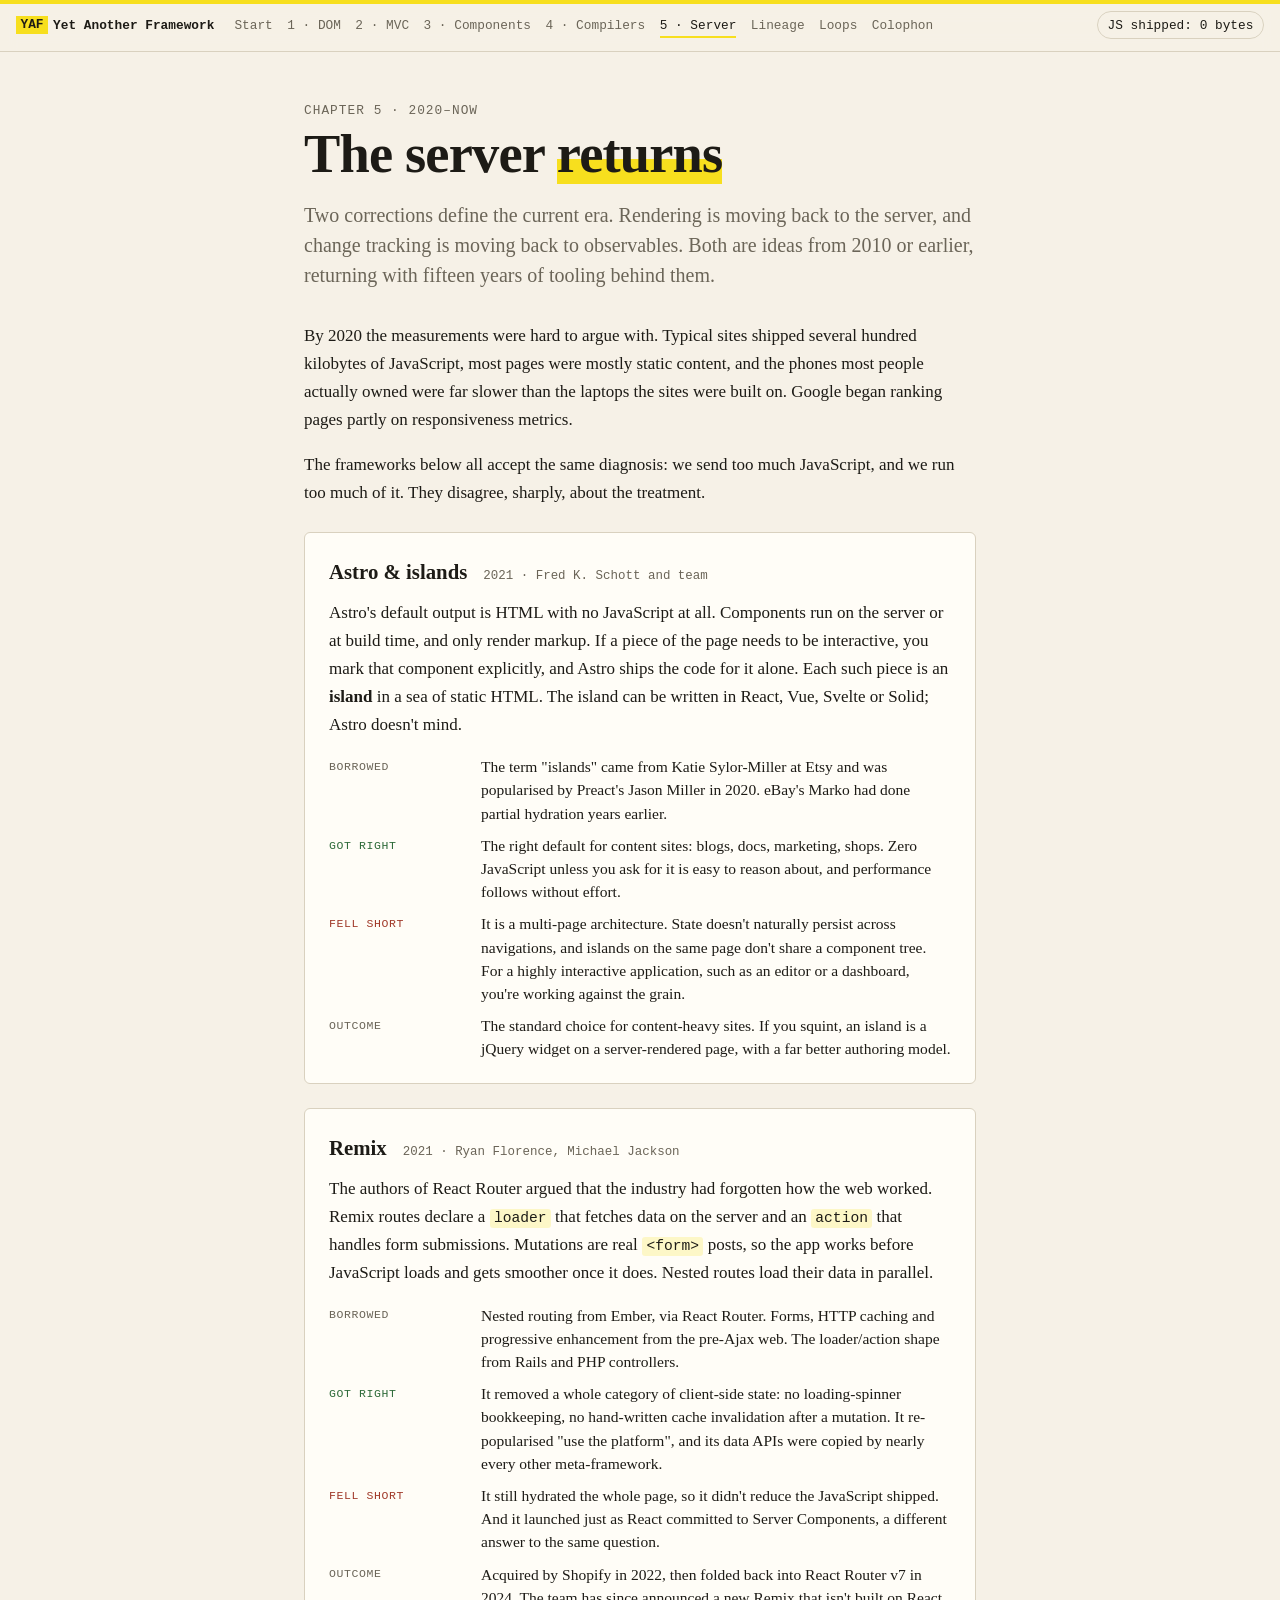
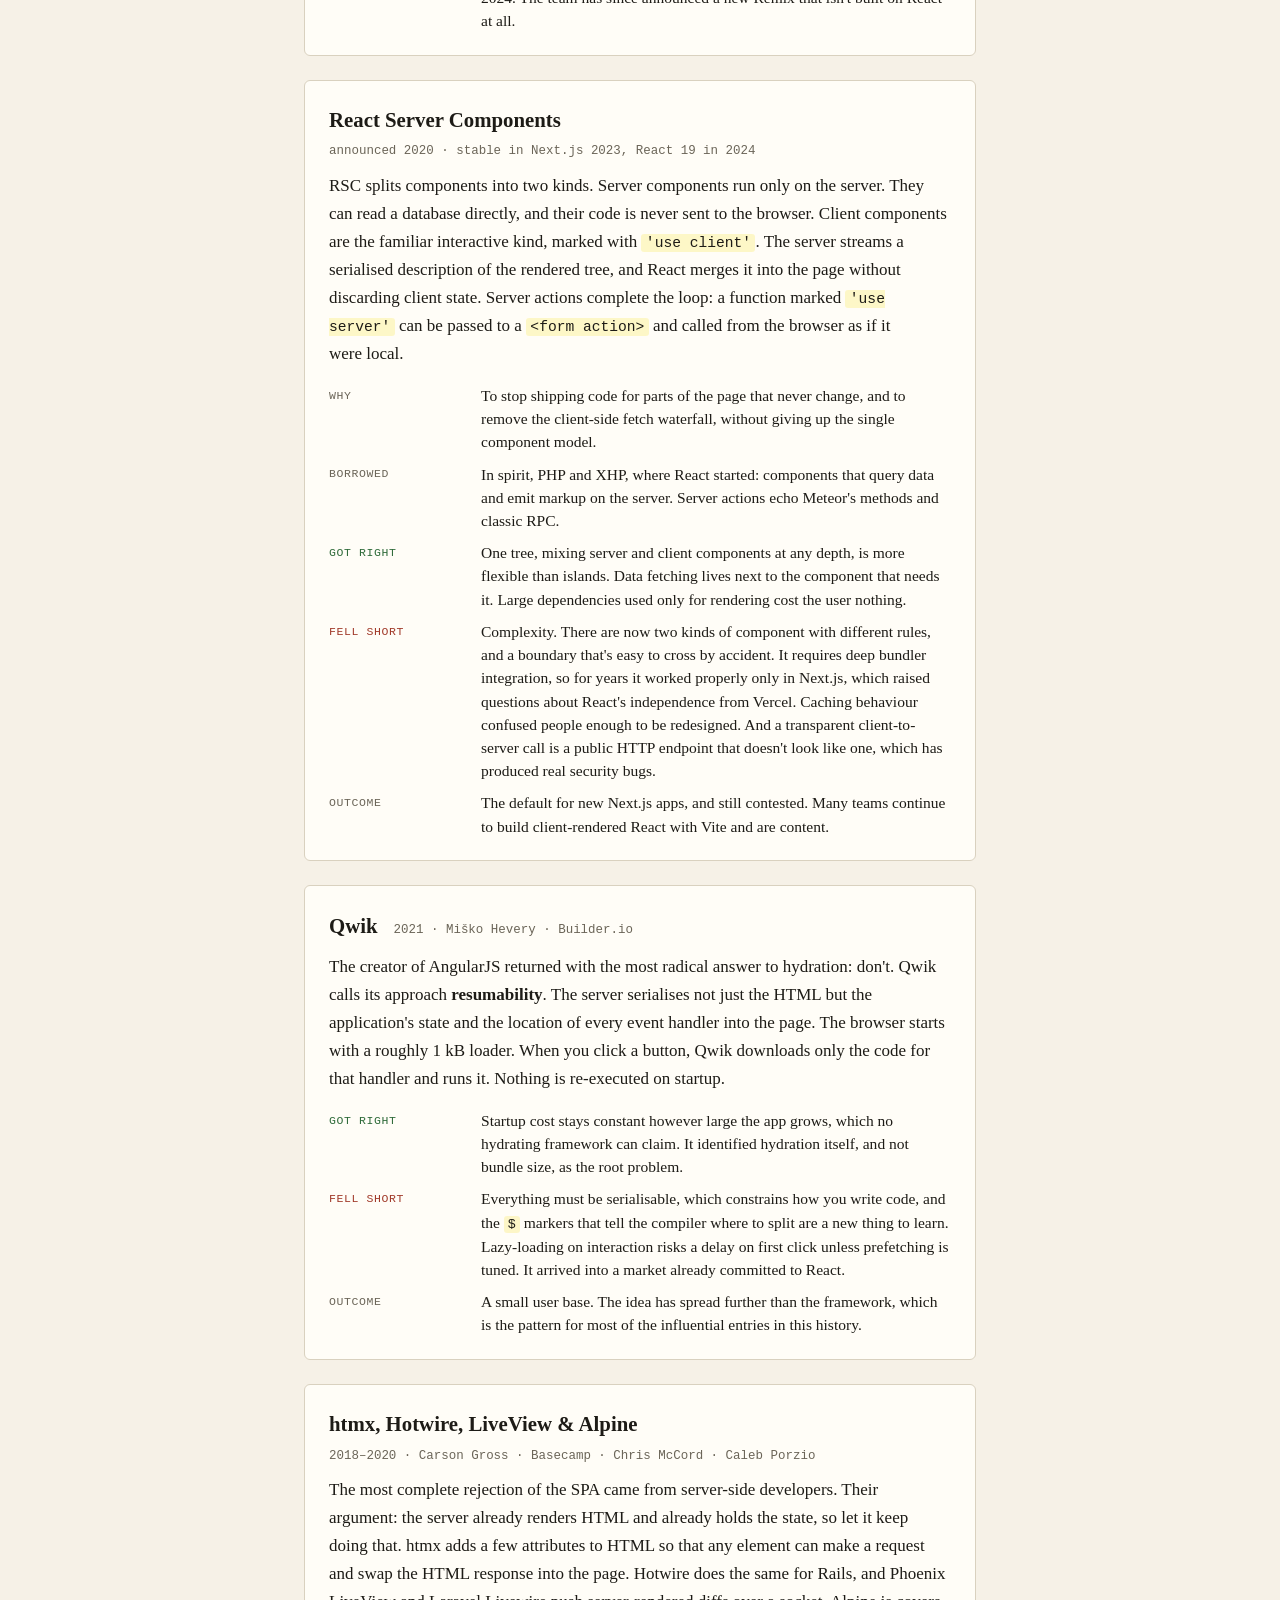
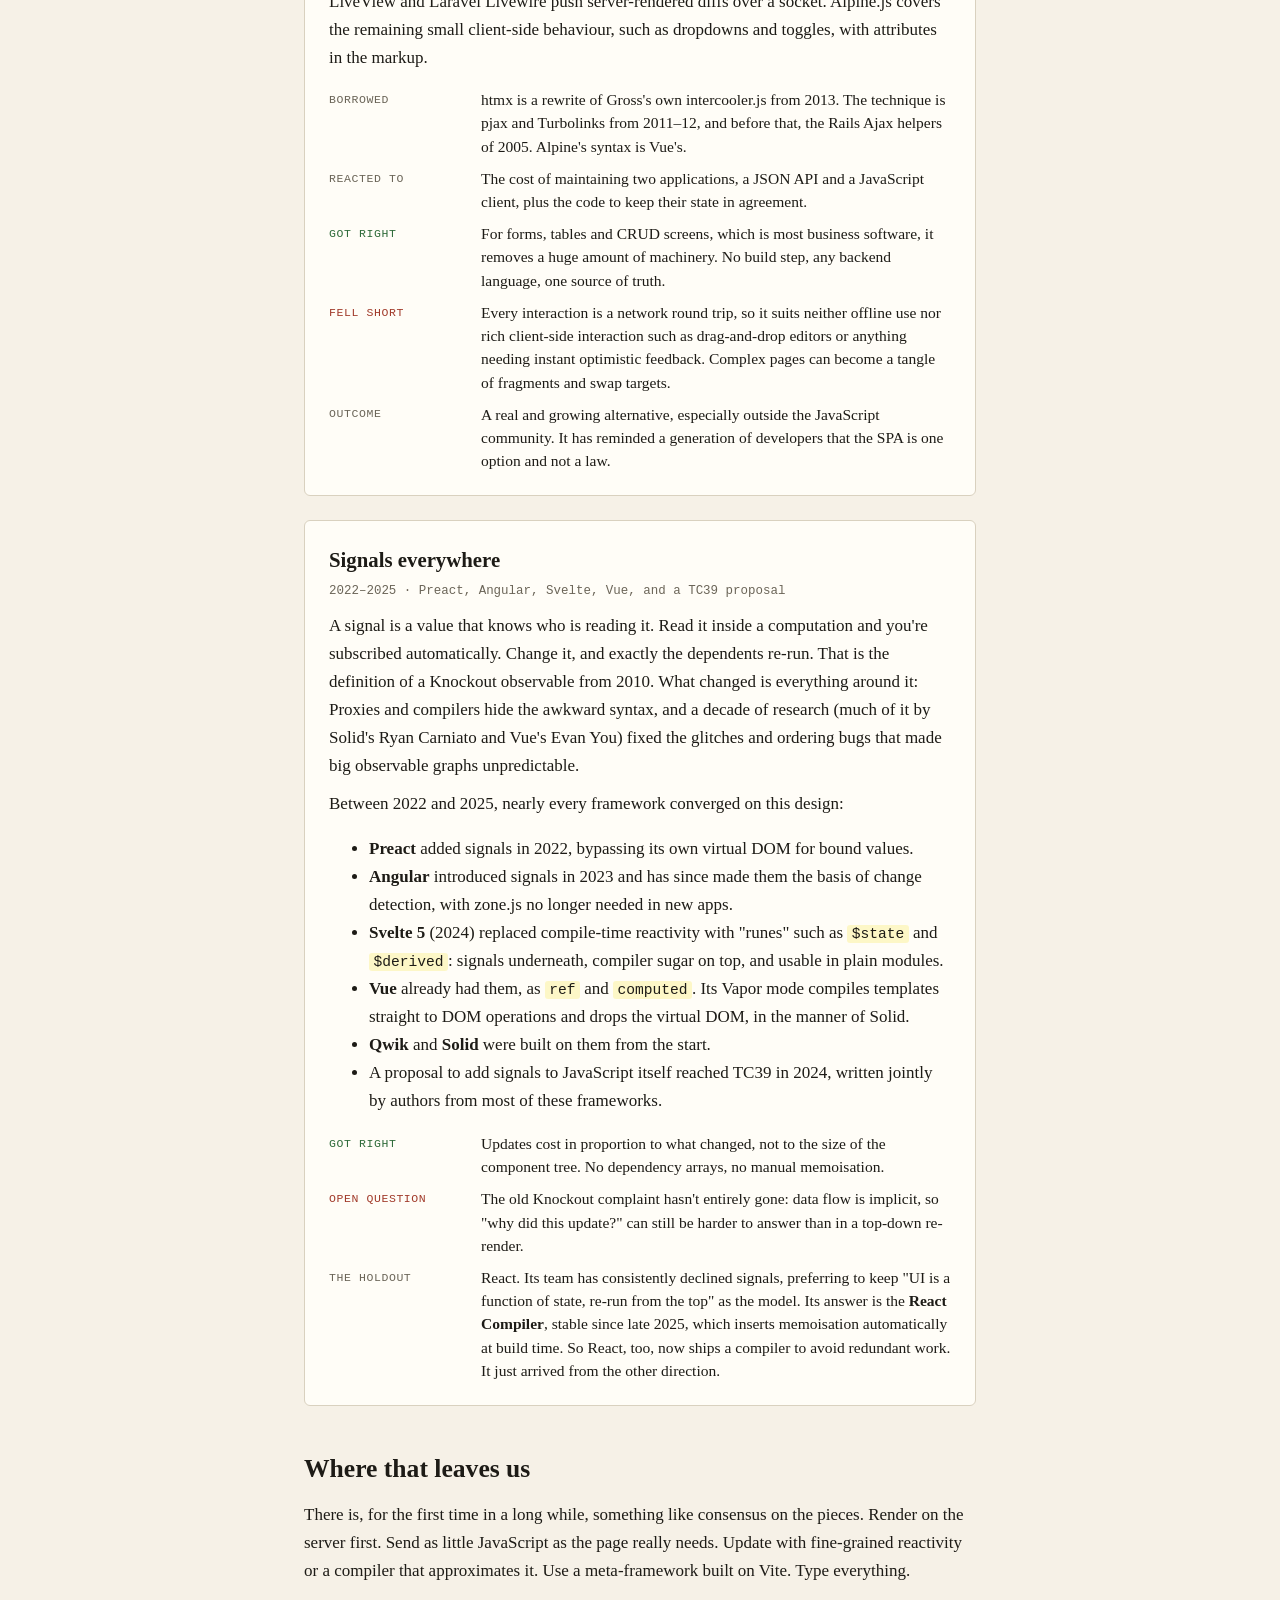
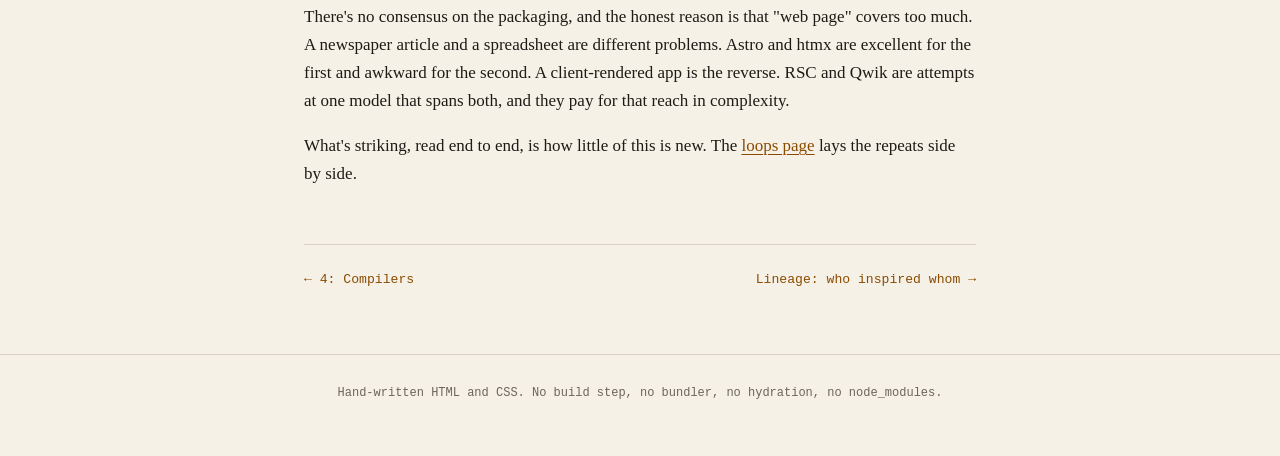
<file: era-5.html>
<!doctype html>
<html lang="en">
<head>
<meta charset="utf-8">
<meta name="viewport" content="width=device-width, initial-scale=1">
<meta http-equiv="Content-Security-Policy" content="script-src 'none'">
<title>5 · The server returns (2020–now) — Yet Another Framework</title>
<link rel="stylesheet" href="style.css">
</head>
<body>
<div class="progress"></div>
<header class="site">
  <a class="brand" href="index.html"><span>YAF</span>Yet Another Framework</a>
  <nav aria-label="Chapters">
    <a href="index.html">Start</a>
    <a href="era-1.html">1 · DOM</a>
    <a href="era-2.html">2 · MVC</a>
    <a href="era-3.html">3 · Components</a>
    <a href="era-4.html">4 · Compilers</a>
    <a href="era-5.html" aria-current="page">5 · Server</a>
    <a href="lineage.html">Lineage</a>
    <a href="loops.html">Loops</a>
    <a href="colophon.html">Colophon</a>
  </nav>
  <button class="badge" popovertarget="nojs">JS shipped: 0 bytes</button>
</header>
<div id="nojs" popover>
  <h2>This page cannot run JavaScript.</h2>
  <p>A Content-Security-Policy of <code>script-src 'none'</code> tells your browser to refuse any script on this site. <a href="colophon.html">How it works anyway</a>.</p>
</div>

<main>
  <p class="kicker">Chapter 5 · 2020–now</p>
  <h1>The server <mark>returns</mark></h1>
  <p class="standfirst">Two corrections define the current era. Rendering is moving back to the server, and change tracking is moving back to observables. Both are ideas from 2010 or earlier, returning with fifteen years of tooling behind them.</p>

  <p>By 2020 the measurements were hard to argue with. Typical sites shipped several hundred kilobytes of JavaScript, most pages were mostly static content, and the phones most people actually owned were far slower than the laptops the sites were built on. Google began ranking pages partly on responsiveness metrics.</p>

  <p>The frameworks below all accept the same diagnosis: we send too much JavaScript, and we run too much of it. They disagree, sharply, about the treatment.</p>

  <article class="fw" id="astro">
    <header><h3>Astro &amp; islands</h3><p class="meta">2021 · Fred K. Schott and team</p></header>
    <p>Astro's default output is HTML with no JavaScript at all. Components run on the server or at build time, and only render markup. If a piece of the page needs to be interactive, you mark that component explicitly, and Astro ships the code for it alone. Each such piece is an <strong>island</strong> in a sea of static HTML. The island can be written in React, Vue, Svelte or Solid; Astro doesn't mind.</p>
    <dl class="facts">
      <dt>Borrowed</dt><dd>The term "islands" came from Katie Sylor-Miller at Etsy and was popularised by Preact's Jason Miller in 2020. eBay's Marko had done partial hydration years earlier.</dd>
      <dt class="won">Got right</dt><dd>The right default for content sites: blogs, docs, marketing, shops. Zero JavaScript unless you ask for it is easy to reason about, and performance follows without effort.</dd>
      <dt class="lost">Fell short</dt><dd>It is a multi-page architecture. State doesn't naturally persist across navigations, and islands on the same page don't share a component tree. For a highly interactive application, such as an editor or a dashboard, you're working against the grain.</dd>
      <dt>Outcome</dt><dd>The standard choice for content-heavy sites. If you squint, an island is a jQuery widget on a server-rendered page, with a far better authoring model.</dd>
    </dl>
  </article>

  <article class="fw" id="remix">
    <header><h3>Remix</h3><p class="meta">2021 · Ryan Florence, Michael Jackson</p></header>
    <p>The authors of React Router argued that the industry had forgotten how the web worked. Remix routes declare a <code>loader</code> that fetches data on the server and an <code>action</code> that handles form submissions. Mutations are real <code>&lt;form&gt;</code> posts, so the app works before JavaScript loads and gets smoother once it does. Nested routes load their data in parallel.</p>
    <dl class="facts">
      <dt>Borrowed</dt><dd>Nested routing from Ember, via React Router. Forms, HTTP caching and progressive enhancement from the pre-Ajax web. The loader/action shape from Rails and PHP controllers.</dd>
      <dt class="won">Got right</dt><dd>It removed a whole category of client-side state: no loading-spinner bookkeeping, no hand-written cache invalidation after a mutation. It re-popularised "use the platform", and its data APIs were copied by nearly every other meta-framework.</dd>
      <dt class="lost">Fell short</dt><dd>It still hydrated the whole page, so it didn't reduce the JavaScript shipped. And it launched just as React committed to Server Components, a different answer to the same question.</dd>
      <dt>Outcome</dt><dd>Acquired by Shopify in 2022, then folded back into React Router v7 in 2024. The team has since announced a new Remix that isn't built on React at all.</dd>
    </dl>
  </article>

  <article class="fw" id="rsc">
    <header><h3>React Server Components</h3><p class="meta">announced 2020 · stable in Next.js 2023, React 19 in 2024</p></header>
    <p>RSC splits components into two kinds. Server components run only on the server. They can read a database directly, and their code is never sent to the browser. Client components are the familiar interactive kind, marked with <code>'use client'</code>. The server streams a serialised description of the rendered tree, and React merges it into the page without discarding client state. Server actions complete the loop: a function marked <code>'use server'</code> can be passed to a <code>&lt;form action&gt;</code> and called from the browser as if it were local.</p>
    <dl class="facts">
      <dt>Why</dt><dd>To stop shipping code for parts of the page that never change, and to remove the client-side fetch waterfall, without giving up the single component model.</dd>
      <dt>Borrowed</dt><dd>In spirit, PHP and XHP, where React started: components that query data and emit markup on the server. Server actions echo Meteor's methods and classic RPC.</dd>
      <dt class="won">Got right</dt><dd>One tree, mixing server and client components at any depth, is more flexible than islands. Data fetching lives next to the component that needs it. Large dependencies used only for rendering cost the user nothing.</dd>
      <dt class="lost">Fell short</dt><dd>Complexity. There are now two kinds of component with different rules, and a boundary that's easy to cross by accident. It requires deep bundler integration, so for years it worked properly only in Next.js, which raised questions about React's independence from Vercel. Caching behaviour confused people enough to be redesigned. And a transparent client-to-server call is a public HTTP endpoint that doesn't look like one, which has produced real security bugs.</dd>
      <dt>Outcome</dt><dd>The default for new Next.js apps, and still contested. Many teams continue to build client-rendered React with Vite and are content.</dd>
    </dl>
  </article>

  <article class="fw" id="qwik">
    <header><h3>Qwik</h3><p class="meta">2021 · Miško Hevery · Builder.io</p></header>
    <p>The creator of AngularJS returned with the most radical answer to hydration: don't. Qwik calls its approach <strong>resumability</strong>. The server serialises not just the HTML but the application's state and the location of every event handler into the page. The browser starts with a roughly 1 kB loader. When you click a button, Qwik downloads only the code for that handler and runs it. Nothing is re-executed on startup.</p>
    <dl class="facts">
      <dt class="won">Got right</dt><dd>Startup cost stays constant however large the app grows, which no hydrating framework can claim. It identified hydration itself, and not bundle size, as the root problem.</dd>
      <dt class="lost">Fell short</dt><dd>Everything must be serialisable, which constrains how you write code, and the <code>$</code> markers that tell the compiler where to split are a new thing to learn. Lazy-loading on interaction risks a delay on first click unless prefetching is tuned. It arrived into a market already committed to React.</dd>
      <dt>Outcome</dt><dd>A small user base. The idea has spread further than the framework, which is the pattern for most of the influential entries in this history.</dd>
    </dl>
  </article>

  <article class="fw" id="htmx">
    <header><h3>htmx, Hotwire, LiveView &amp; Alpine</h3><p class="meta">2018–2020 · Carson Gross · Basecamp · Chris McCord · Caleb Porzio</p></header>
    <p>The most complete rejection of the SPA came from server-side developers. Their argument: the server already renders HTML and already holds the state, so let it keep doing that. htmx adds a few attributes to HTML so that any element can make a request and swap the HTML response into the page. Hotwire does the same for Rails, and Phoenix LiveView and Laravel Livewire push server-rendered diffs over a socket. Alpine.js covers the remaining small client-side behaviour, such as dropdowns and toggles, with attributes in the markup.</p>
    <dl class="facts">
      <dt>Borrowed</dt><dd>htmx is a rewrite of Gross's own intercooler.js from 2013. The technique is pjax and Turbolinks from 2011–12, and before that, the Rails Ajax helpers of 2005. Alpine's syntax is Vue's.</dd>
      <dt>Reacted to</dt><dd>The cost of maintaining two applications, a JSON API and a JavaScript client, plus the code to keep their state in agreement.</dd>
      <dt class="won">Got right</dt><dd>For forms, tables and CRUD screens, which is most business software, it removes a huge amount of machinery. No build step, any backend language, one source of truth.</dd>
      <dt class="lost">Fell short</dt><dd>Every interaction is a network round trip, so it suits neither offline use nor rich client-side interaction such as drag-and-drop editors or anything needing instant optimistic feedback. Complex pages can become a tangle of fragments and swap targets.</dd>
      <dt>Outcome</dt><dd>A real and growing alternative, especially outside the JavaScript community. It has reminded a generation of developers that the SPA is one option and not a law.</dd>
    </dl>
  </article>

  <article class="fw" id="signals">
    <header><h3>Signals everywhere</h3><p class="meta">2022–2025 · Preact, Angular, Svelte, Vue, and a TC39 proposal</p></header>
    <p>A signal is a value that knows who is reading it. Read it inside a computation and you're subscribed automatically. Change it, and exactly the dependents re-run. That is the definition of a Knockout observable from 2010. What changed is everything around it: Proxies and compilers hide the awkward syntax, and a decade of research (much of it by Solid's Ryan Carniato and Vue's Evan You) fixed the glitches and ordering bugs that made big observable graphs unpredictable.</p>
    <p>Between 2022 and 2025, nearly every framework converged on this design:</p>
    <ul>
      <li><strong>Preact</strong> added signals in 2022, bypassing its own virtual DOM for bound values.</li>
      <li><strong>Angular</strong> introduced signals in 2023 and has since made them the basis of change detection, with zone.js no longer needed in new apps.</li>
      <li><strong>Svelte 5</strong> (2024) replaced compile-time reactivity with "runes" such as <code>$state</code> and <code>$derived</code>: signals underneath, compiler sugar on top, and usable in plain modules.</li>
      <li><strong>Vue</strong> already had them, as <code>ref</code> and <code>computed</code>. Its Vapor mode compiles templates straight to DOM operations and drops the virtual DOM, in the manner of Solid.</li>
      <li><strong>Qwik</strong> and <strong>Solid</strong> were built on them from the start.</li>
      <li>A proposal to add signals to JavaScript itself reached TC39 in 2024, written jointly by authors from most of these frameworks.</li>
    </ul>
    <dl class="facts">
      <dt class="won">Got right</dt><dd>Updates cost in proportion to what changed, not to the size of the component tree. No dependency arrays, no manual memoisation.</dd>
      <dt class="lost">Open question</dt><dd>The old Knockout complaint hasn't entirely gone: data flow is implicit, so "why did this update?" can still be harder to answer than in a top-down re-render.</dd>
      <dt>The holdout</dt><dd>React. Its team has consistently declined signals, preferring to keep "UI is a function of state, re-run from the top" as the model. Its answer is the <strong>React Compiler</strong>, stable since late 2025, which inserts memoisation automatically at build time. So React, too, now ships a compiler to avoid redundant work. It just arrived from the other direction.</dd>
    </dl>
  </article>

  <h2>Where that leaves us</h2>
  <p>There is, for the first time in a long while, something like consensus on the pieces. Render on the server first. Send as little JavaScript as the page really needs. Update with fine-grained reactivity or a compiler that approximates it. Use a meta-framework built on Vite. Type everything.</p>
  <p>There's no consensus on the packaging, and the honest reason is that "web page" covers too much. A newspaper article and a spreadsheet are different problems. Astro and htmx are excellent for the first and awkward for the second. A client-rendered app is the reverse. RSC and Qwik are attempts at one model that spans both, and they pay for that reach in complexity.</p>
  <p>What's striking, read end to end, is how little of this is new. The <a href="loops.html">loops page</a> lays the repeats side by side.</p>

  <nav class="pager" aria-label="Chapters">
    <a href="era-4.html">← 4: Compilers</a>
    <a class="next" href="lineage.html">Lineage: who inspired whom →</a>
  </nav>
</main>

<footer class="foot">
  <p>Hand-written HTML and CSS. No build step, no bundler, no hydration, no node_modules.</p>
</footer>
</body>
</html>
</file>
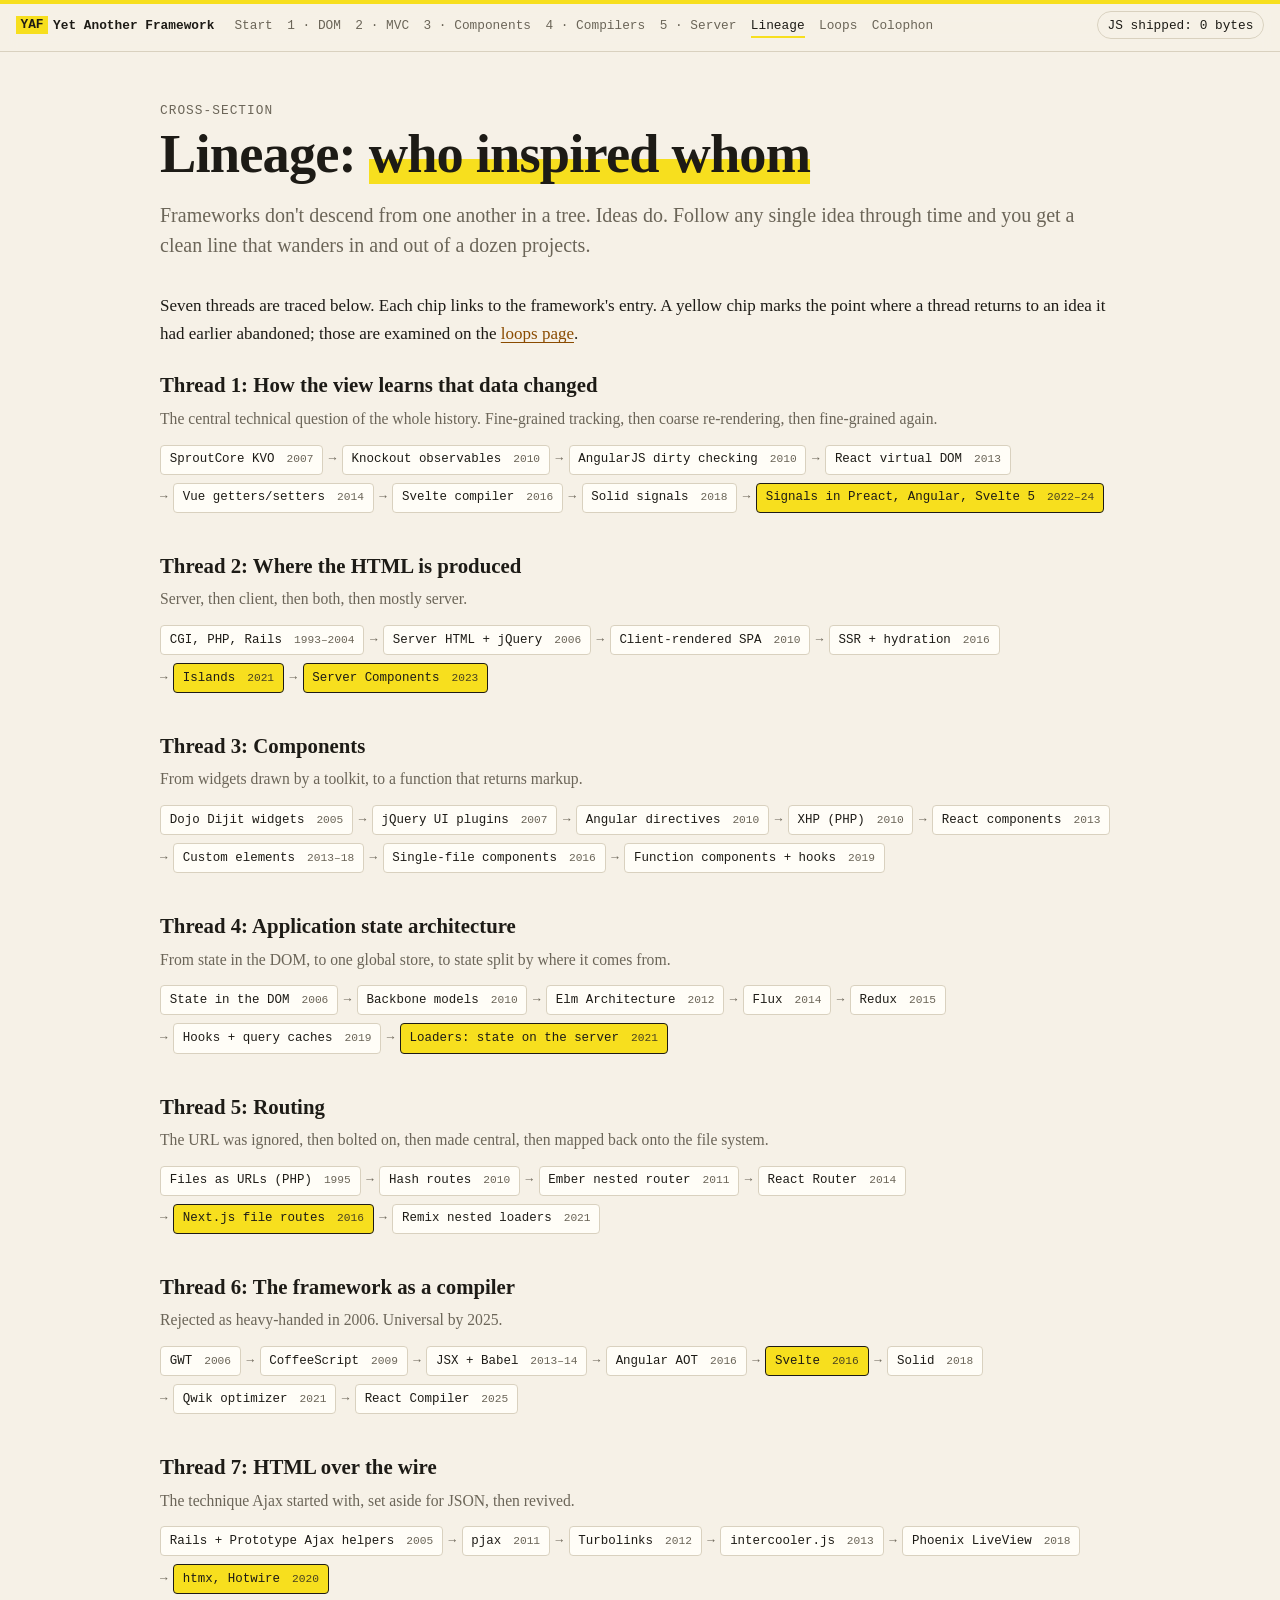
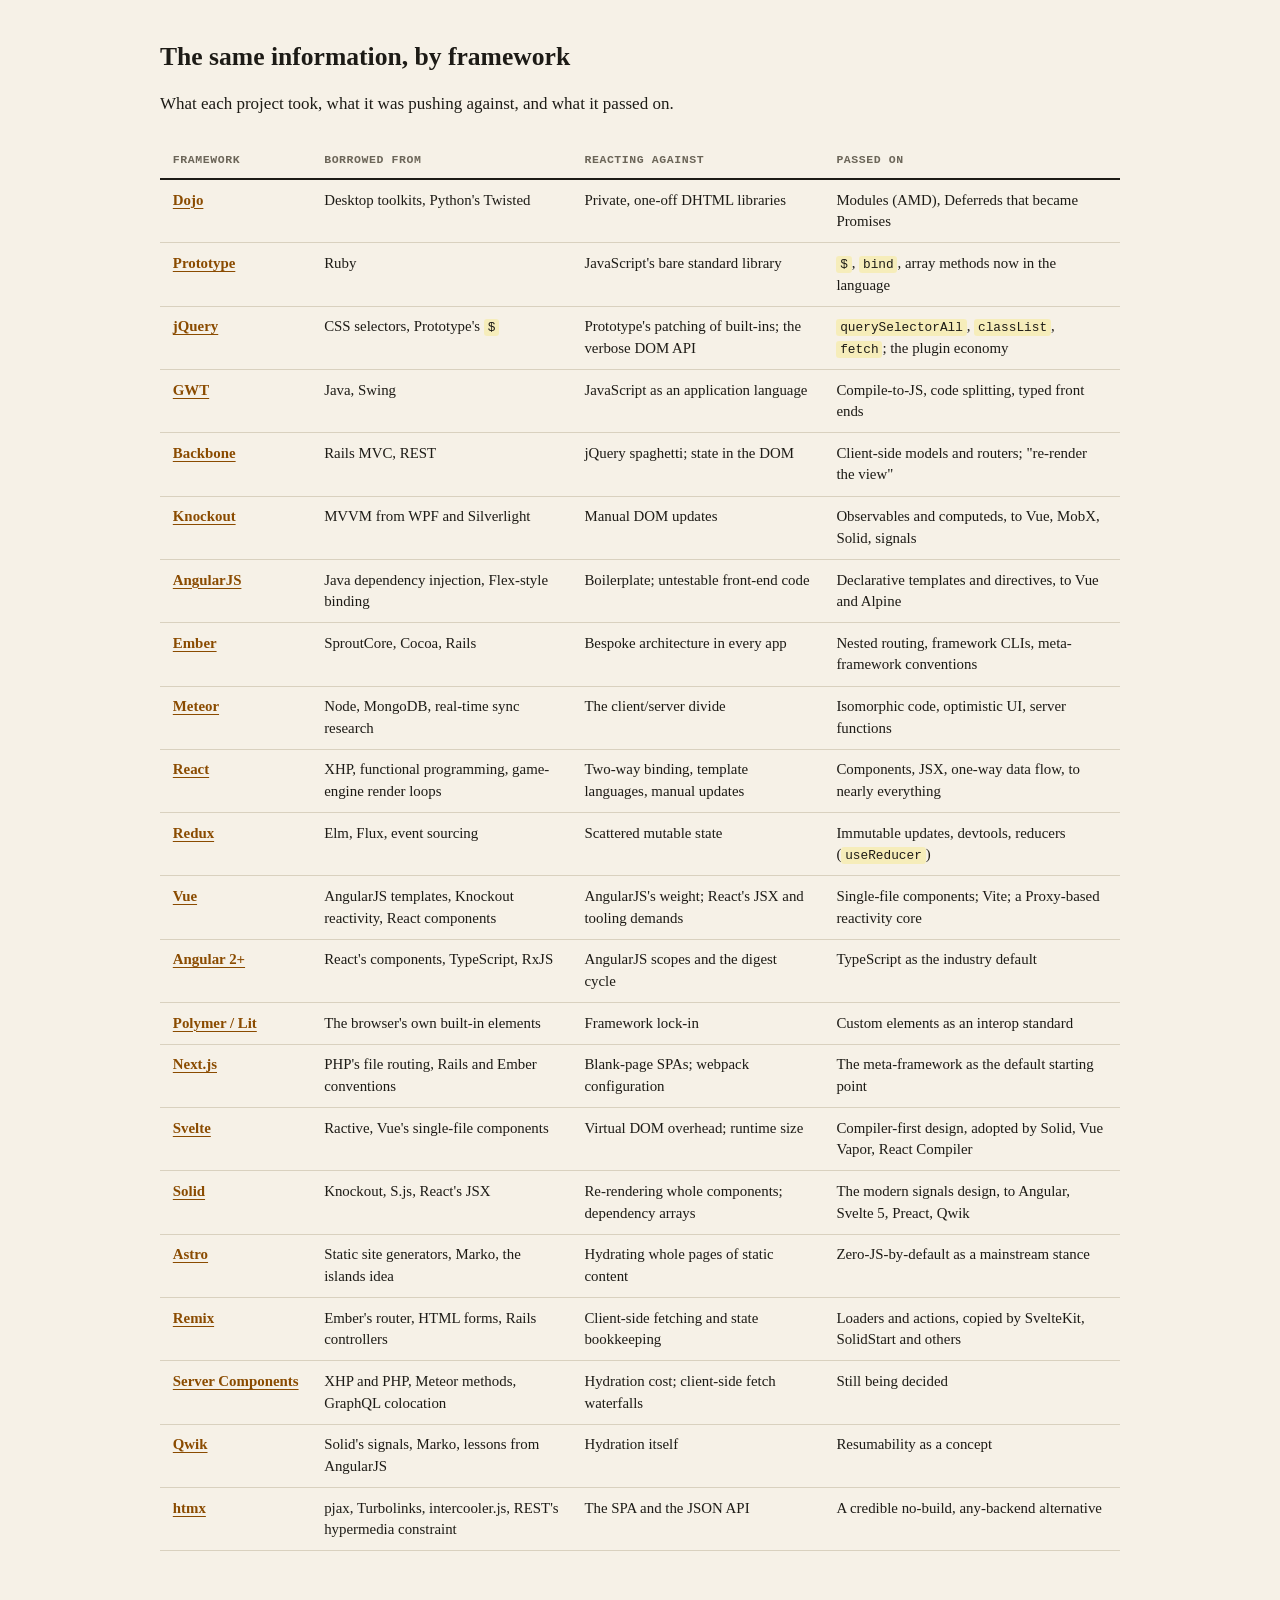
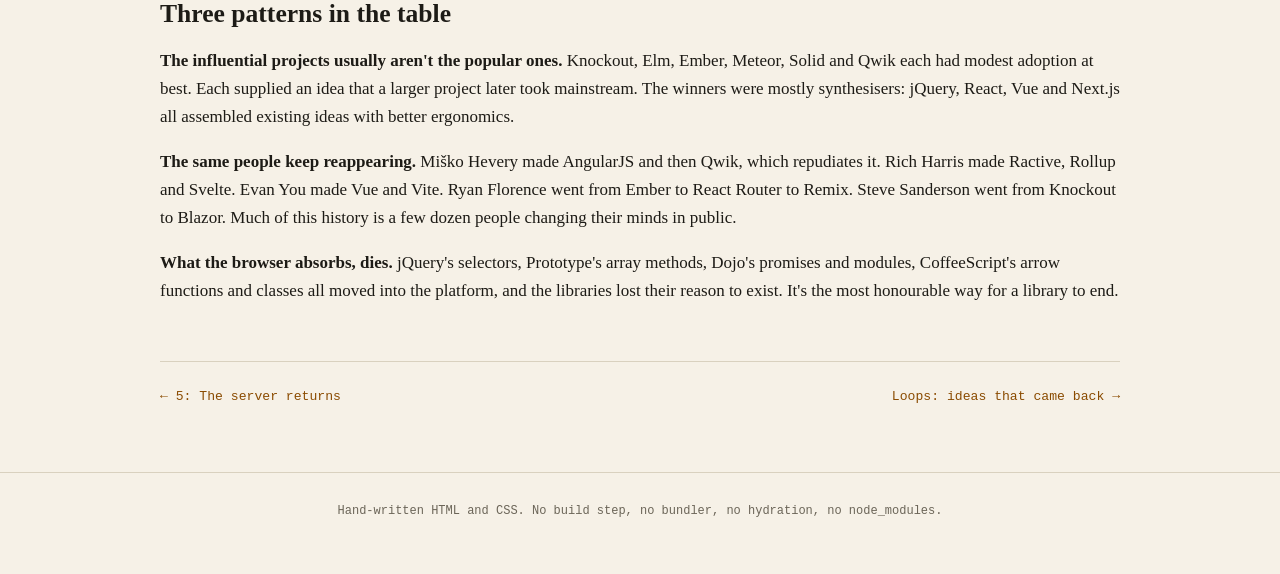
<file: lineage.html>
<!doctype html>
<html lang="en">
<head>
<meta charset="utf-8">
<meta name="viewport" content="width=device-width, initial-scale=1">
<meta http-equiv="Content-Security-Policy" content="script-src 'none'">
<title>Lineage: who inspired whom — Yet Another Framework</title>
<link rel="stylesheet" href="style.css">
</head>
<body>
<div class="progress"></div>
<header class="site">
  <a class="brand" href="index.html"><span>YAF</span>Yet Another Framework</a>
  <nav aria-label="Chapters">
    <a href="index.html">Start</a>
    <a href="era-1.html">1 · DOM</a>
    <a href="era-2.html">2 · MVC</a>
    <a href="era-3.html">3 · Components</a>
    <a href="era-4.html">4 · Compilers</a>
    <a href="era-5.html">5 · Server</a>
    <a href="lineage.html" aria-current="page">Lineage</a>
    <a href="loops.html">Loops</a>
    <a href="colophon.html">Colophon</a>
  </nav>
  <button class="badge" popovertarget="nojs">JS shipped: 0 bytes</button>
</header>
<div id="nojs" popover>
  <h2>This page cannot run JavaScript.</h2>
  <p>A Content-Security-Policy of <code>script-src 'none'</code> tells your browser to refuse any script on this site. <a href="colophon.html">How it works anyway</a>.</p>
</div>

<main class="wide">
  <p class="kicker">Cross-section</p>
  <h1>Lineage: <mark>who inspired whom</mark></h1>
  <p class="standfirst">Frameworks don't descend from one another in a tree. Ideas do. Follow any single idea through time and you get a clean line that wanders in and out of a dozen projects.</p>

  <p>Seven threads are traced below. Each chip links to the framework's entry. A yellow chip marks the point where a thread returns to an idea it had earlier abandoned; those are examined on the <a href="loops.html">loops page</a>.</p>

  <section class="thread">
    <h3>Thread 1: How the view learns that data changed</h3>
    <p>The central technical question of the whole history. Fine-grained tracking, then coarse re-rendering, then fine-grained again.</p>
    <ol class="chain">
      <li><a href="era-2.html#sproutcore">SproutCore KVO <small>2007</small></a></li>
      <li><a href="era-2.html#knockout">Knockout observables <small>2010</small></a></li>
      <li><a href="era-2.html#angularjs">AngularJS dirty checking <small>2010</small></a></li>
      <li><a href="era-3.html#react">React virtual DOM <small>2013</small></a></li>
      <li><a href="era-3.html#vue">Vue getters/setters <small>2014</small></a></li>
      <li><a href="era-4.html#svelte">Svelte compiler <small>2016</small></a></li>
      <li><a href="era-4.html#solid">Solid signals <small>2018</small></a></li>
      <li class="loop"><a href="era-5.html#signals">Signals in Preact, Angular, Svelte 5 <small>2022–24</small></a></li>
    </ol>
  </section>

  <section class="thread">
    <h3>Thread 2: Where the HTML is produced</h3>
    <p>Server, then client, then both, then mostly server.</p>
    <ol class="chain">
      <li><span class="n">CGI, PHP, Rails <small>1993–2004</small></span></li>
      <li><a href="era-1.html#jquery">Server HTML + jQuery <small>2006</small></a></li>
      <li><a href="era-2.html#backbone">Client-rendered SPA <small>2010</small></a></li>
      <li><a href="era-4.html#next">SSR + hydration <small>2016</small></a></li>
      <li class="loop"><a href="era-5.html#astro">Islands <small>2021</small></a></li>
      <li class="loop"><a href="era-5.html#rsc">Server Components <small>2023</small></a></li>
    </ol>
  </section>

  <section class="thread">
    <h3>Thread 3: Components</h3>
    <p>From widgets drawn by a toolkit, to a function that returns markup.</p>
    <ol class="chain">
      <li><a href="era-1.html#dojo">Dojo Dijit widgets <small>2005</small></a></li>
      <li><a href="era-1.html#jquery">jQuery UI plugins <small>2007</small></a></li>
      <li><a href="era-2.html#angularjs">Angular directives <small>2010</small></a></li>
      <li><span class="n">XHP (PHP) <small>2010</small></span></li>
      <li><a href="era-3.html#react">React components <small>2013</small></a></li>
      <li><a href="era-3.html#webcomponents">Custom elements <small>2013–18</small></a></li>
      <li><a href="era-3.html#vue">Single-file components <small>2016</small></a></li>
      <li><a href="era-4.html#hooks">Function components + hooks <small>2019</small></a></li>
    </ol>
  </section>

  <section class="thread">
    <h3>Thread 4: Application state architecture</h3>
    <p>From state in the DOM, to one global store, to state split by where it comes from.</p>
    <ol class="chain">
      <li><a href="era-1.html#jquery">State in the DOM <small>2006</small></a></li>
      <li><a href="era-2.html#backbone">Backbone models <small>2010</small></a></li>
      <li><a href="era-3.html#elm">Elm Architecture <small>2012</small></a></li>
      <li><a href="era-3.html#flux">Flux <small>2014</small></a></li>
      <li><a href="era-3.html#flux">Redux <small>2015</small></a></li>
      <li><a href="era-4.html#hooks">Hooks + query caches <small>2019</small></a></li>
      <li class="loop"><a href="era-5.html#remix">Loaders: state on the server <small>2021</small></a></li>
    </ol>
  </section>

  <section class="thread">
    <h3>Thread 5: Routing</h3>
    <p>The URL was ignored, then bolted on, then made central, then mapped back onto the file system.</p>
    <ol class="chain">
      <li><span class="n">Files as URLs (PHP) <small>1995</small></span></li>
      <li><a href="era-2.html#backbone">Hash routes <small>2010</small></a></li>
      <li><a href="era-2.html#ember">Ember nested router <small>2011</small></a></li>
      <li><span class="n">React Router <small>2014</small></span></li>
      <li class="loop"><a href="era-4.html#next">Next.js file routes <small>2016</small></a></li>
      <li><a href="era-5.html#remix">Remix nested loaders <small>2021</small></a></li>
    </ol>
  </section>

  <section class="thread">
    <h3>Thread 6: The framework as a compiler</h3>
    <p>Rejected as heavy-handed in 2006. Universal by 2025.</p>
    <ol class="chain">
      <li><a href="era-1.html#gwt">GWT <small>2006</small></a></li>
      <li><span class="n">CoffeeScript <small>2009</small></span></li>
      <li><a href="era-3.html#react">JSX + Babel <small>2013–14</small></a></li>
      <li><a href="era-3.html#angular">Angular AOT <small>2016</small></a></li>
      <li class="loop"><a href="era-4.html#svelte">Svelte <small>2016</small></a></li>
      <li><a href="era-4.html#solid">Solid <small>2018</small></a></li>
      <li><a href="era-5.html#qwik">Qwik optimizer <small>2021</small></a></li>
      <li><a href="era-5.html#signals">React Compiler <small>2025</small></a></li>
    </ol>
  </section>

  <section class="thread">
    <h3>Thread 7: HTML over the wire</h3>
    <p>The technique Ajax started with, set aside for JSON, then revived.</p>
    <ol class="chain">
      <li><a href="era-1.html#prototype">Rails + Prototype Ajax helpers <small>2005</small></a></li>
      <li><span class="n">pjax <small>2011</small></span></li>
      <li><span class="n">Turbolinks <small>2012</small></span></li>
      <li><span class="n">intercooler.js <small>2013</small></span></li>
      <li><span class="n">Phoenix LiveView <small>2018</small></span></li>
      <li class="loop"><a href="era-5.html#htmx">htmx, Hotwire <small>2020</small></a></li>
    </ol>
  </section>

  <h2>The same information, by framework</h2>
  <p>What each project took, what it was pushing against, and what it passed on.</p>

  <div class="tablewrap">
  <table>
    <thead>
      <tr><th>Framework</th><th>Borrowed from</th><th>Reacting against</th><th>Passed on</th></tr>
    </thead>
    <tbody>
      <tr><th><a href="era-1.html#dojo">Dojo</a></th><td>Desktop toolkits, Python's Twisted</td><td>Private, one-off DHTML libraries</td><td>Modules (AMD), Deferreds that became Promises</td></tr>
      <tr><th><a href="era-1.html#prototype">Prototype</a></th><td>Ruby</td><td>JavaScript's bare standard library</td><td><code>$</code>, <code>bind</code>, array methods now in the language</td></tr>
      <tr><th><a href="era-1.html#jquery">jQuery</a></th><td>CSS selectors, Prototype's <code>$</code></td><td>Prototype's patching of built-ins; the verbose DOM API</td><td><code>querySelectorAll</code>, <code>classList</code>, <code>fetch</code>; the plugin economy</td></tr>
      <tr><th><a href="era-1.html#gwt">GWT</a></th><td>Java, Swing</td><td>JavaScript as an application language</td><td>Compile-to-JS, code splitting, typed front ends</td></tr>
      <tr><th><a href="era-2.html#backbone">Backbone</a></th><td>Rails MVC, REST</td><td>jQuery spaghetti; state in the DOM</td><td>Client-side models and routers; "re-render the view"</td></tr>
      <tr><th><a href="era-2.html#knockout">Knockout</a></th><td>MVVM from WPF and Silverlight</td><td>Manual DOM updates</td><td>Observables and computeds, to Vue, MobX, Solid, signals</td></tr>
      <tr><th><a href="era-2.html#angularjs">AngularJS</a></th><td>Java dependency injection, Flex-style binding</td><td>Boilerplate; untestable front-end code</td><td>Declarative templates and directives, to Vue and Alpine</td></tr>
      <tr><th><a href="era-2.html#ember">Ember</a></th><td>SproutCore, Cocoa, Rails</td><td>Bespoke architecture in every app</td><td>Nested routing, framework CLIs, meta-framework conventions</td></tr>
      <tr><th><a href="era-2.html#meteor">Meteor</a></th><td>Node, MongoDB, real-time sync research</td><td>The client/server divide</td><td>Isomorphic code, optimistic UI, server functions</td></tr>
      <tr><th><a href="era-3.html#react">React</a></th><td>XHP, functional programming, game-engine render loops</td><td>Two-way binding, template languages, manual updates</td><td>Components, JSX, one-way data flow, to nearly everything</td></tr>
      <tr><th><a href="era-3.html#flux">Redux</a></th><td>Elm, Flux, event sourcing</td><td>Scattered mutable state</td><td>Immutable updates, devtools, reducers (<code>useReducer</code>)</td></tr>
      <tr><th><a href="era-3.html#vue">Vue</a></th><td>AngularJS templates, Knockout reactivity, React components</td><td>AngularJS's weight; React's JSX and tooling demands</td><td>Single-file components; Vite; a Proxy-based reactivity core</td></tr>
      <tr><th><a href="era-3.html#angular">Angular 2+</a></th><td>React's components, TypeScript, RxJS</td><td>AngularJS scopes and the digest cycle</td><td>TypeScript as the industry default</td></tr>
      <tr><th><a href="era-3.html#webcomponents">Polymer / Lit</a></th><td>The browser's own built-in elements</td><td>Framework lock-in</td><td>Custom elements as an interop standard</td></tr>
      <tr><th><a href="era-4.html#next">Next.js</a></th><td>PHP's file routing, Rails and Ember conventions</td><td>Blank-page SPAs; webpack configuration</td><td>The meta-framework as the default starting point</td></tr>
      <tr><th><a href="era-4.html#svelte">Svelte</a></th><td>Ractive, Vue's single-file components</td><td>Virtual DOM overhead; runtime size</td><td>Compiler-first design, adopted by Solid, Vue Vapor, React Compiler</td></tr>
      <tr><th><a href="era-4.html#solid">Solid</a></th><td>Knockout, S.js, React's JSX</td><td>Re-rendering whole components; dependency arrays</td><td>The modern signals design, to Angular, Svelte 5, Preact, Qwik</td></tr>
      <tr><th><a href="era-5.html#astro">Astro</a></th><td>Static site generators, Marko, the islands idea</td><td>Hydrating whole pages of static content</td><td>Zero-JS-by-default as a mainstream stance</td></tr>
      <tr><th><a href="era-5.html#remix">Remix</a></th><td>Ember's router, HTML forms, Rails controllers</td><td>Client-side fetching and state bookkeeping</td><td>Loaders and actions, copied by SvelteKit, SolidStart and others</td></tr>
      <tr><th><a href="era-5.html#rsc">Server Components</a></th><td>XHP and PHP, Meteor methods, GraphQL colocation</td><td>Hydration cost; client-side fetch waterfalls</td><td>Still being decided</td></tr>
      <tr><th><a href="era-5.html#qwik">Qwik</a></th><td>Solid's signals, Marko, lessons from AngularJS</td><td>Hydration itself</td><td>Resumability as a concept</td></tr>
      <tr><th><a href="era-5.html#htmx">htmx</a></th><td>pjax, Turbolinks, intercooler.js, REST's hypermedia constraint</td><td>The SPA and the JSON API</td><td>A credible no-build, any-backend alternative</td></tr>
    </tbody>
  </table>
  </div>

  <h2>Three patterns in the table</h2>
  <p><strong>The influential projects usually aren't the popular ones.</strong> Knockout, Elm, Ember, Meteor, Solid and Qwik each had modest adoption at best. Each supplied an idea that a larger project later took mainstream. The winners were mostly synthesisers: jQuery, React, Vue and Next.js all assembled existing ideas with better ergonomics.</p>
  <p><strong>The same people keep reappearing.</strong> Miško Hevery made AngularJS and then Qwik, which repudiates it. Rich Harris made Ractive, Rollup and Svelte. Evan You made Vue and Vite. Ryan Florence went from Ember to React Router to Remix. Steve Sanderson went from Knockout to Blazor. Much of this history is a few dozen people changing their minds in public.</p>
  <p><strong>What the browser absorbs, dies.</strong> jQuery's selectors, Prototype's array methods, Dojo's promises and modules, CoffeeScript's arrow functions and classes all moved into the platform, and the libraries lost their reason to exist. It's the most honourable way for a library to end.</p>

  <nav class="pager" aria-label="Chapters">
    <a href="era-5.html">← 5: The server returns</a>
    <a class="next" href="loops.html">Loops: ideas that came back →</a>
  </nav>
</main>

<footer class="foot">
  <p>Hand-written HTML and CSS. No build step, no bundler, no hydration, no node_modules.</p>
</footer>
</body>
</html>
</file>
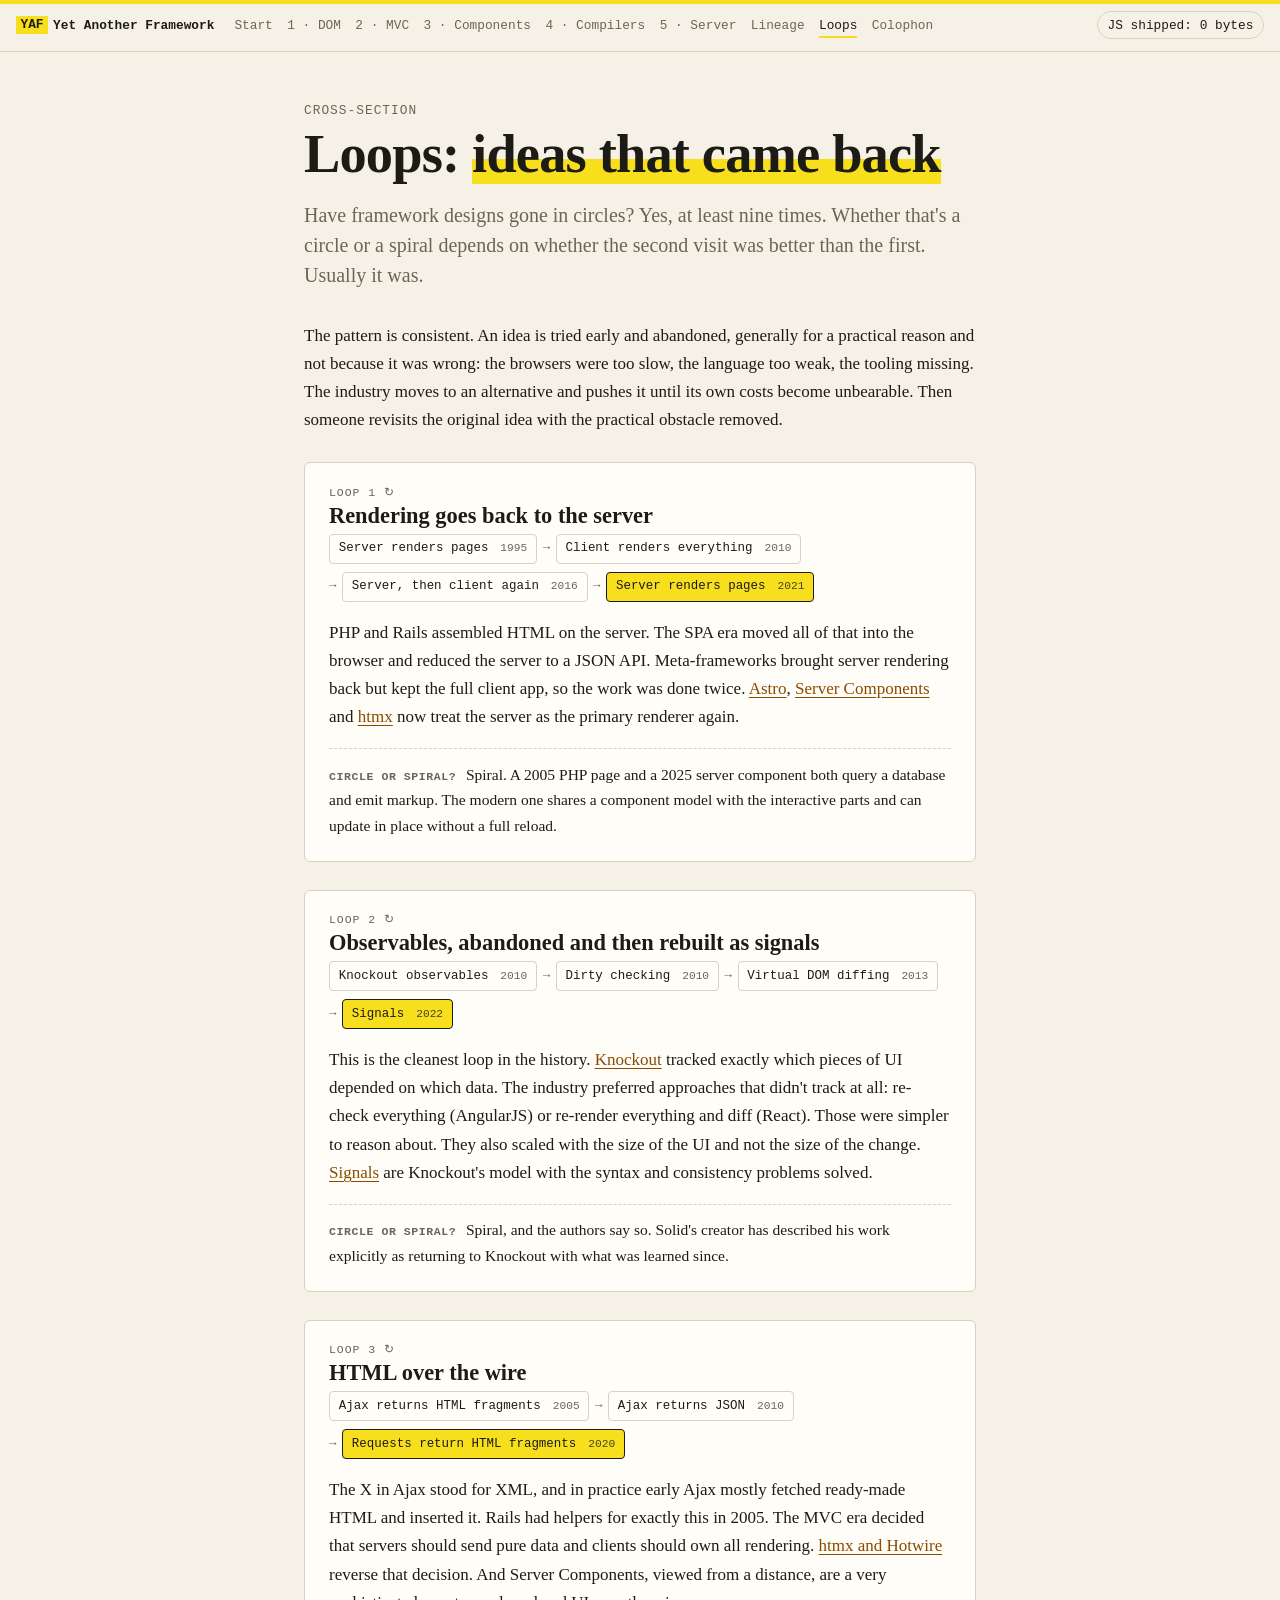
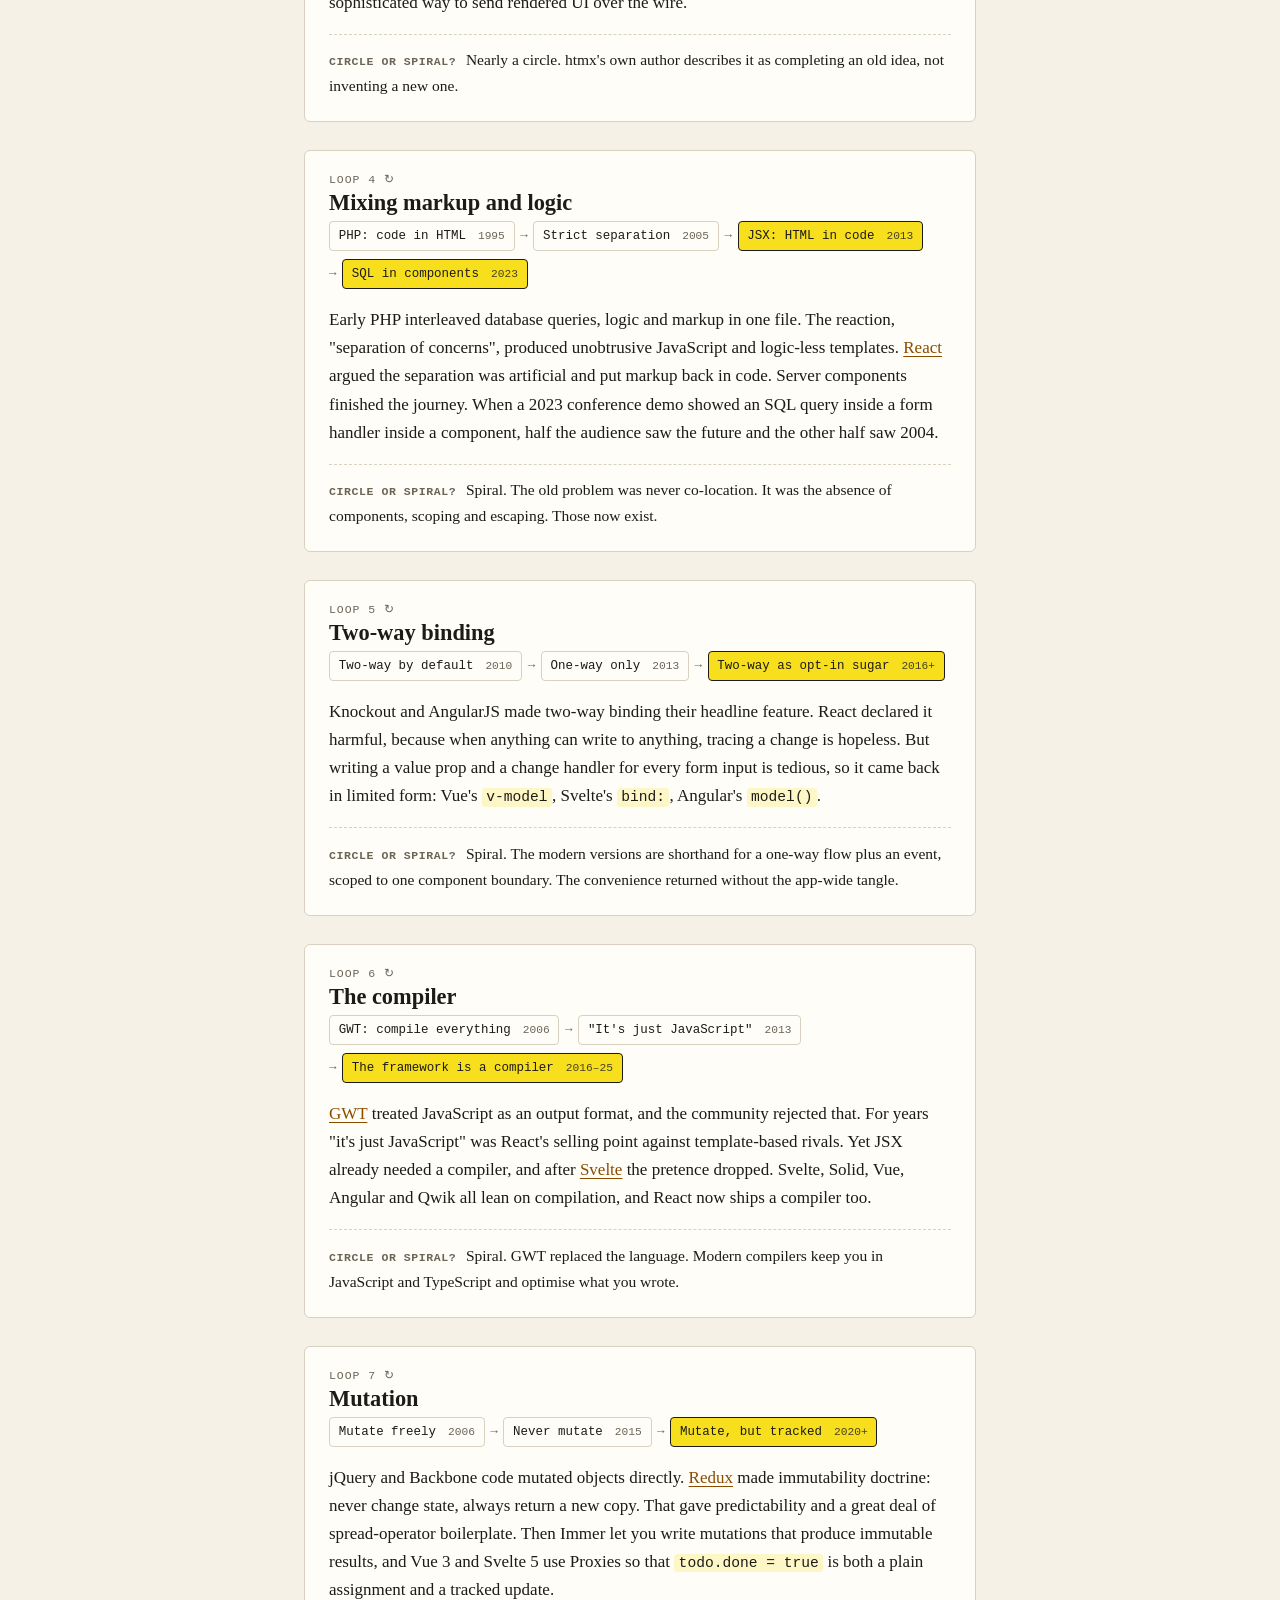
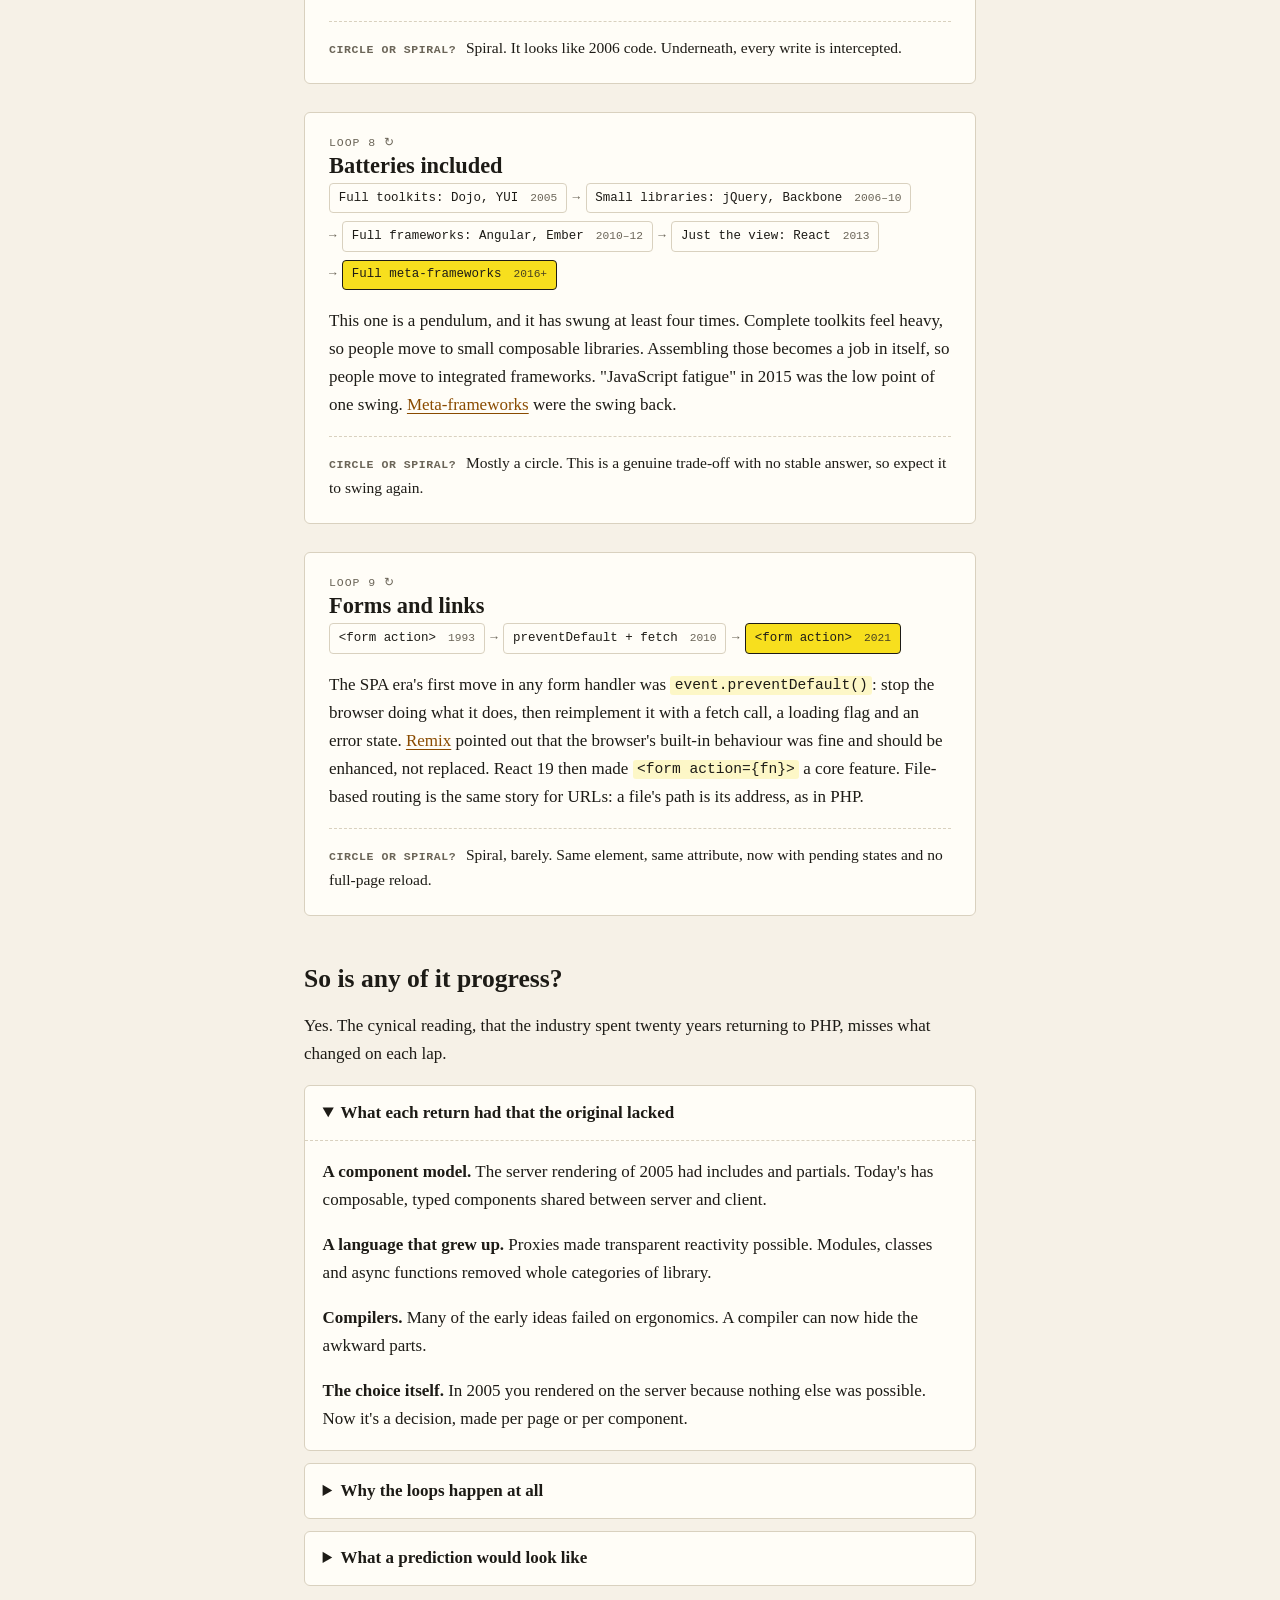
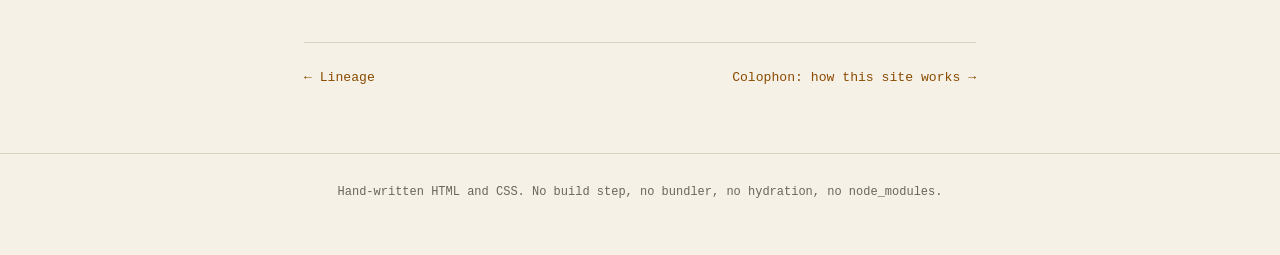
<file: loops.html>
<!doctype html>
<html lang="en">
<head>
<meta charset="utf-8">
<meta name="viewport" content="width=device-width, initial-scale=1">
<meta http-equiv="Content-Security-Policy" content="script-src 'none'">
<title>Loops: ideas that came back — Yet Another Framework</title>
<link rel="stylesheet" href="style.css">
</head>
<body>
<div class="progress"></div>
<header class="site">
  <a class="brand" href="index.html"><span>YAF</span>Yet Another Framework</a>
  <nav aria-label="Chapters">
    <a href="index.html">Start</a>
    <a href="era-1.html">1 · DOM</a>
    <a href="era-2.html">2 · MVC</a>
    <a href="era-3.html">3 · Components</a>
    <a href="era-4.html">4 · Compilers</a>
    <a href="era-5.html">5 · Server</a>
    <a href="lineage.html">Lineage</a>
    <a href="loops.html" aria-current="page">Loops</a>
    <a href="colophon.html">Colophon</a>
  </nav>
  <button class="badge" popovertarget="nojs">JS shipped: 0 bytes</button>
</header>
<div id="nojs" popover>
  <h2>This page cannot run JavaScript.</h2>
  <p>A Content-Security-Policy of <code>script-src 'none'</code> tells your browser to refuse any script on this site. <a href="colophon.html">How it works anyway</a>.</p>
</div>

<main>
  <p class="kicker">Cross-section</p>
  <h1>Loops: <mark>ideas that came back</mark></h1>
  <p class="standfirst">Have framework designs gone in circles? Yes, at least nine times. Whether that's a circle or a spiral depends on whether the second visit was better than the first. Usually it was.</p>

  <p>The pattern is consistent. An idea is tried early and abandoned, generally for a practical reason and not because it was wrong: the browsers were too slow, the language too weak, the tooling missing. The industry moves to an alternative and pushes it until its own costs become unbearable. Then someone revisits the original idea with the practical obstacle removed.</p>

  <div class="loops">

  <section class="loop-card" id="server">
    <h2>Rendering goes back to the server</h2>
    <ol class="chain">
      <li><span class="n">Server renders pages <small>1995</small></span></li>
      <li><span class="n">Client renders everything <small>2010</small></span></li>
      <li><span class="n">Server, then client again <small>2016</small></span></li>
      <li class="loop"><span class="n">Server renders pages <small>2021</small></span></li>
    </ol>
    <p>PHP and Rails assembled HTML on the server. The SPA era moved all of that into the browser and reduced the server to a JSON API. Meta-frameworks brought server rendering back but kept the full client app, so the work was done twice. <a href="era-5.html#astro">Astro</a>, <a href="era-5.html#rsc">Server Components</a> and <a href="era-5.html#htmx">htmx</a> now treat the server as the primary renderer again.</p>
    <p class="verdict"><b>Circle or spiral?</b> Spiral. A 2005 PHP page and a 2025 server component both query a database and emit markup. The modern one shares a component model with the interactive parts and can update in place without a full reload.</p>
  </section>

  <section class="loop-card" id="reactivity">
    <h2>Observables, abandoned and then rebuilt as signals</h2>
    <ol class="chain">
      <li><span class="n">Knockout observables <small>2010</small></span></li>
      <li><span class="n">Dirty checking <small>2010</small></span></li>
      <li><span class="n">Virtual DOM diffing <small>2013</small></span></li>
      <li class="loop"><span class="n">Signals <small>2022</small></span></li>
    </ol>
    <p>This is the cleanest loop in the history. <a href="era-2.html#knockout">Knockout</a> tracked exactly which pieces of UI depended on which data. The industry preferred approaches that didn't track at all: re-check everything (AngularJS) or re-render everything and diff (React). Those were simpler to reason about. They also scaled with the size of the UI and not the size of the change. <a href="era-5.html#signals">Signals</a> are Knockout's model with the syntax and consistency problems solved.</p>
    <p class="verdict"><b>Circle or spiral?</b> Spiral, and the authors say so. Solid's creator has described his work explicitly as returning to Knockout with what was learned since.</p>
  </section>

  <section class="loop-card" id="wire">
    <h2>HTML over the wire</h2>
    <ol class="chain">
      <li><span class="n">Ajax returns HTML fragments <small>2005</small></span></li>
      <li><span class="n">Ajax returns JSON <small>2010</small></span></li>
      <li class="loop"><span class="n">Requests return HTML fragments <small>2020</small></span></li>
    </ol>
    <p>The X in Ajax stood for XML, and in practice early Ajax mostly fetched ready-made HTML and inserted it. Rails had helpers for exactly this in 2005. The MVC era decided that servers should send pure data and clients should own all rendering. <a href="era-5.html#htmx">htmx and Hotwire</a> reverse that decision. And Server Components, viewed from a distance, are a very sophisticated way to send rendered UI over the wire.</p>
    <p class="verdict"><b>Circle or spiral?</b> Nearly a circle. htmx's own author describes it as completing an old idea, not inventing a new one.</p>
  </section>

  <section class="loop-card" id="mixing">
    <h2>Mixing markup and logic</h2>
    <ol class="chain">
      <li><span class="n">PHP: code in HTML <small>1995</small></span></li>
      <li><span class="n">Strict separation <small>2005</small></span></li>
      <li class="loop"><span class="n">JSX: HTML in code <small>2013</small></span></li>
      <li class="loop"><span class="n">SQL in components <small>2023</small></span></li>
    </ol>
    <p>Early PHP interleaved database queries, logic and markup in one file. The reaction, "separation of concerns", produced unobtrusive JavaScript and logic-less templates. <a href="era-3.html#react">React</a> argued the separation was artificial and put markup back in code. Server components finished the journey. When a 2023 conference demo showed an SQL query inside a form handler inside a component, half the audience saw the future and the other half saw 2004.</p>
    <p class="verdict"><b>Circle or spiral?</b> Spiral. The old problem was never co-location. It was the absence of components, scoping and escaping. Those now exist.</p>
  </section>

  <section class="loop-card" id="twoway">
    <h2>Two-way binding</h2>
    <ol class="chain">
      <li><span class="n">Two-way by default <small>2010</small></span></li>
      <li><span class="n">One-way only <small>2013</small></span></li>
      <li class="loop"><span class="n">Two-way as opt-in sugar <small>2016+</small></span></li>
    </ol>
    <p>Knockout and AngularJS made two-way binding their headline feature. React declared it harmful, because when anything can write to anything, tracing a change is hopeless. But writing a value prop and a change handler for every form input is tedious, so it came back in limited form: Vue's <code>v-model</code>, Svelte's <code>bind:</code>, Angular's <code>model()</code>.</p>
    <p class="verdict"><b>Circle or spiral?</b> Spiral. The modern versions are shorthand for a one-way flow plus an event, scoped to one component boundary. The convenience returned without the app-wide tangle.</p>
  </section>

  <section class="loop-card" id="compile">
    <h2>The compiler</h2>
    <ol class="chain">
      <li><span class="n">GWT: compile everything <small>2006</small></span></li>
      <li><span class="n">"It's just JavaScript" <small>2013</small></span></li>
      <li class="loop"><span class="n">The framework is a compiler <small>2016–25</small></span></li>
    </ol>
    <p><a href="era-1.html#gwt">GWT</a> treated JavaScript as an output format, and the community rejected that. For years "it's just JavaScript" was React's selling point against template-based rivals. Yet JSX already needed a compiler, and after <a href="era-4.html#svelte">Svelte</a> the pretence dropped. Svelte, Solid, Vue, Angular and Qwik all lean on compilation, and React now ships a compiler too.</p>
    <p class="verdict"><b>Circle or spiral?</b> Spiral. GWT replaced the language. Modern compilers keep you in JavaScript and TypeScript and optimise what you wrote.</p>
  </section>

  <section class="loop-card" id="mutation">
    <h2>Mutation</h2>
    <ol class="chain">
      <li><span class="n">Mutate freely <small>2006</small></span></li>
      <li><span class="n">Never mutate <small>2015</small></span></li>
      <li class="loop"><span class="n">Mutate, but tracked <small>2020+</small></span></li>
    </ol>
    <p>jQuery and Backbone code mutated objects directly. <a href="era-3.html#flux">Redux</a> made immutability doctrine: never change state, always return a new copy. That gave predictability and a great deal of spread-operator boilerplate. Then Immer let you write mutations that produce immutable results, and Vue 3 and Svelte 5 use Proxies so that <code>todo.done = true</code> is both a plain assignment and a tracked update.</p>
    <p class="verdict"><b>Circle or spiral?</b> Spiral. It looks like 2006 code. Underneath, every write is intercepted.</p>
  </section>

  <section class="loop-card" id="batteries">
    <h2>Batteries included</h2>
    <ol class="chain">
      <li><span class="n">Full toolkits: Dojo, YUI <small>2005</small></span></li>
      <li><span class="n">Small libraries: jQuery, Backbone <small>2006–10</small></span></li>
      <li><span class="n">Full frameworks: Angular, Ember <small>2010–12</small></span></li>
      <li><span class="n">Just the view: React <small>2013</small></span></li>
      <li class="loop"><span class="n">Full meta-frameworks <small>2016+</small></span></li>
    </ol>
    <p>This one is a pendulum, and it has swung at least four times. Complete toolkits feel heavy, so people move to small composable libraries. Assembling those becomes a job in itself, so people move to integrated frameworks. "JavaScript fatigue" in 2015 was the low point of one swing. <a href="era-4.html#next">Meta-frameworks</a> were the swing back.</p>
    <p class="verdict"><b>Circle or spiral?</b> Mostly a circle. This is a genuine trade-off with no stable answer, so expect it to swing again.</p>
  </section>

  <section class="loop-card" id="forms">
    <h2>Forms and links</h2>
    <ol class="chain">
      <li><span class="n">&lt;form action&gt; <small>1993</small></span></li>
      <li><span class="n">preventDefault + fetch <small>2010</small></span></li>
      <li class="loop"><span class="n">&lt;form action&gt; <small>2021</small></span></li>
    </ol>
    <p>The SPA era's first move in any form handler was <code>event.preventDefault()</code>: stop the browser doing what it does, then reimplement it with a fetch call, a loading flag and an error state. <a href="era-5.html#remix">Remix</a> pointed out that the browser's built-in behaviour was fine and should be enhanced, not replaced. React 19 then made <code>&lt;form action={fn}&gt;</code> a core feature. File-based routing is the same story for URLs: a file's path is its address, as in PHP.</p>
    <p class="verdict"><b>Circle or spiral?</b> Spiral, barely. Same element, same attribute, now with pending states and no full-page reload.</p>
  </section>

  </div>

  <h2>So is any of it progress?</h2>
  <p>Yes. The cynical reading, that the industry spent twenty years returning to PHP, misses what changed on each lap.</p>
  <details open>
    <summary>What each return had that the original lacked</summary>
    <p><strong>A component model.</strong> The server rendering of 2005 had includes and partials. Today's has composable, typed components shared between server and client.</p>
    <p><strong>A language that grew up.</strong> Proxies made transparent reactivity possible. Modules, classes and async functions removed whole categories of library.</p>
    <p><strong>Compilers.</strong> Many of the early ideas failed on ergonomics. A compiler can now hide the awkward parts.</p>
    <p><strong>The choice itself.</strong> In 2005 you rendered on the server because nothing else was possible. Now it's a decision, made per page or per component.</p>
  </details>
  <details>
    <summary>Why the loops happen at all</summary>
    <p>Each generation of developers meets the previous generation's solution without having felt the problem it solved. To someone who started in 2016, an SPA with a JSON API was simply how websites worked, and its costs were the only visible thing about it. The server-rendered alternative looked fresh.</p>
    <p>There's also a structural reason. Most of these are real trade-offs: server versus client, explicit versus automatic, integrated versus composable. A trade-off has no permanent answer. As hardware, networks and the kinds of sites people build change, the best point on the curve moves, and the industry overshoots it in both directions.</p>
  </details>
  <details>
    <summary>What a prediction would look like</summary>
    <p>If the pattern holds, the next reversal will come from wherever today's consensus is paying the most. Two candidates stand out. The first is the complexity of the server/client boundary in the current meta-frameworks, which invites a swing back toward something simpler. The second is local-first software, where data lives on the device and syncs in the background. That would move state back to the client, and it would look a lot like <a href="era-2.html#meteor">Meteor</a> in 2012.</p>
  </details>

  <nav class="pager" aria-label="Chapters">
    <a href="lineage.html">← Lineage</a>
    <a class="next" href="colophon.html">Colophon: how this site works →</a>
  </nav>
</main>

<footer class="foot">
  <p>Hand-written HTML and CSS. No build step, no bundler, no hydration, no node_modules.</p>
</footer>
</body>
</html>
</file>
<file: style.css>
/* Yet Another Framework — one stylesheet, zero scripts. */

@view-transition { navigation: auto; }

:root {
  color-scheme: light dark;
  --paper: #f6f1e7;
  --card: #fffdf7;
  --ink: #1d1b16;
  --muted: #6b6558;
  --rule: #d9d1bf;
  --js: #f7df1e;          /* the official yellow, used here purely decoratively */
  --accent: #8a4b00;
  --good: #2f6b3a;
  --bad: #a13a2a;
  --serif: "Iowan Old Style", "Palatino Linotype", Palatino, "Book Antiqua", Georgia, serif;
  --mono: ui-monospace, "JetBrains Mono", "SF Mono", Menlo, Consolas, monospace;
  --measure: 44rem;
}

@media (prefers-color-scheme: dark) {
  :root {
    --paper: #16150f;
    --card: #1f1d16;
    --ink: #ece6d6;
    --muted: #a39b88;
    --rule: #3a3629;
    --accent: #f7df1e;
    --good: #8fcf9b;
    --bad: #f0907f;
  }
}

* { box-sizing: border-box; }

html { scroll-behavior: smooth; scroll-padding-top: 5rem; }

body {
  margin: 0;
  background: var(--paper);
  color: var(--ink);
  font: 1.0625rem/1.65 var(--serif);
  text-rendering: optimizeLegibility;
}

a { color: var(--accent); text-underline-offset: .18em; text-decoration-thickness: 1px; }
a:hover { text-decoration-thickness: 2px; }
:focus-visible { outline: 2px solid var(--accent); outline-offset: 2px; }

code, kbd, .mono { font-family: var(--mono); font-size: .86em; }
code { background: color-mix(in srgb, var(--js) 22%, transparent); padding: .08em .3em; border-radius: 3px; }

/* ---------- reading progress: scroll-driven animation, no listeners ---------- */
.progress { display: none; }
@supports (animation-timeline: scroll()) {
  .progress {
    display: block;
    position: fixed; inset: 0 0 auto 0; height: 4px; z-index: 20;
    background: var(--js);
    transform-origin: 0 50%;
    animation: grow linear both;
    animation-timeline: scroll(root);
  }
  @keyframes grow { from { transform: scaleX(0); } to { transform: scaleX(1); } }
}

/* ---------- site chrome ---------- */
.site {
  position: sticky; top: 0; z-index: 10;
  display: flex; flex-wrap: wrap; align-items: center; gap: .5rem 1.25rem;
  padding: .7rem 1rem;
  background: color-mix(in srgb, var(--paper) 92%, transparent);
  backdrop-filter: blur(8px);
  border-bottom: 1px solid var(--rule);
  font-family: var(--mono); font-size: .8rem;
}
.brand { font-weight: 700; color: var(--ink); text-decoration: none; white-space: nowrap; }
.brand span { background: var(--js); color: #1d1b16; padding: .1em .35em; margin-right: .4em; }
.site nav { display: flex; flex-wrap: wrap; gap: .25rem .9rem; flex: 1; }
.site nav a { color: var(--muted); text-decoration: none; white-space: nowrap; }
.site nav a:hover { color: var(--ink); }
.site nav a[aria-current="page"] { color: var(--ink); box-shadow: 0 2px 0 var(--js); }

@media (max-width: 56rem) {
  .site { justify-content: space-between; }
  .site nav { order: 3; flex-basis: 100%; }
}

.badge {
  font: inherit; cursor: pointer; white-space: nowrap;
  color: var(--ink); background: none;
  border: 1px solid var(--rule); border-radius: 99px; padding: .2em .75em;
}
.badge:hover { border-color: var(--ink); }

[popover] {
  max-width: min(26rem, 90vw);
  padding: 1.25rem 1.5rem;
  background: var(--card); color: var(--ink);
  border: 1px solid var(--ink); border-radius: 6px;
  font: 1rem/1.55 var(--serif);
  box-shadow: 6px 6px 0 var(--js);
}
[popover]::backdrop { background: rgb(0 0 0 / .35); }
[popover] h2 { margin: 0 0 .5rem; font-size: 1.15rem; }
[popover] p { margin: .5rem 0 0; }

/* ---------- layout ---------- */
main { max-width: var(--measure); margin: 0 auto; padding: 3rem 1rem 4rem; }
main.wide { max-width: 62rem; }

.kicker { font-family: var(--mono); font-size: .8rem; letter-spacing: .08em; text-transform: uppercase; color: var(--muted); margin: 0; }
h1 { font-size: clamp(2.1rem, 6vw, 3.4rem); line-height: 1.08; margin: .3rem 0 1rem; letter-spacing: -.015em; text-wrap: balance; }
h1 mark, h2 mark { background: linear-gradient(transparent 58%, var(--js) 58%); color: inherit; }
h2 { font-size: 1.6rem; line-height: 1.2; margin: 3rem 0 .75rem; text-wrap: balance; }
h3 { font-size: 1.3rem; margin: 0; }
.standfirst { font-size: 1.25rem; line-height: 1.5; color: var(--muted); margin: 0 0 2rem; text-wrap: pretty; }
p { text-wrap: pretty; }
hr { border: 0; border-top: 1px solid var(--rule); margin: 3rem 0; }

blockquote { margin: 1.5rem 0; padding: .1rem 0 .1rem 1.1rem; border-left: 4px solid var(--js); font-style: italic; }
blockquote footer { font-style: normal; font-size: .9rem; color: var(--muted); }

/* ---------- framework entries ---------- */
.fw {
  background: var(--card);
  border: 1px solid var(--rule); border-radius: 6px;
  padding: 1.4rem 1.5rem; margin: 1.5rem 0;
}
.fw:target { border-color: var(--ink); box-shadow: 6px 6px 0 var(--js); }
.fw > header { display: flex; flex-wrap: wrap; align-items: baseline; gap: .25rem 1rem; margin-bottom: .5rem; }
.fw .meta { font-family: var(--mono); font-size: .78rem; color: var(--muted); margin: 0; }
.fw > p { margin: .6rem 0; }

.facts { margin: 1rem 0 0; display: grid; grid-template-columns: 8.5rem 1fr; gap: .55rem 1rem; font-size: .97rem; line-height: 1.5; }
.facts dt { font-family: var(--mono); font-size: .72rem; text-transform: uppercase; letter-spacing: .05em; color: var(--muted); padding-top: .25em; }
.facts dd { margin: 0; }
.facts dt.won { color: var(--good); }
.facts dt.lost { color: var(--bad); }
@media (max-width: 34rem) {
  .facts { grid-template-columns: 1fr; gap: .1rem; }
  .facts dd { margin-bottom: .6rem; }
}

.aside { font-size: .95rem; color: var(--muted); border-top: 1px dashed var(--rule); margin-top: 1rem; padding-top: .8rem; }

/* ---------- era cards on the front page ---------- */
.eras { display: grid; grid-template-columns: repeat(auto-fit, minmax(16rem, 1fr)); gap: 1rem; padding: 0; margin: 1.5rem 0; list-style: none; counter-reset: era; }
.eras li { counter-increment: era; }
.eras a {
  display: block; height: 100%; padding: 1.1rem 1.25rem;
  background: var(--card); color: var(--ink); text-decoration: none;
  border: 1px solid var(--rule); border-radius: 6px;
  transition: transform .15s, box-shadow .15s;
}
.eras a:hover { transform: translate(-3px, -3px); box-shadow: 6px 6px 0 var(--js); border-color: var(--ink); }
.eras a::before { content: "0" counter(era); font-family: var(--mono); font-size: .75rem; color: var(--muted); }
.eras strong { display: block; font-size: 1.15rem; line-height: 1.25; margin: .15rem 0 .35rem; }
.eras span { display: block; font-size: .93rem; line-height: 1.45; color: var(--muted); }
.eras .years { font-family: var(--mono); font-size: .75rem; margin-top: .6rem; }

/* ---------- timeline with a :has() filter ---------- */
.filters { display: flex; flex-wrap: wrap; gap: .5rem; margin: 1rem 0 1.5rem; font-family: var(--mono); font-size: .78rem; }
.filters input { position: absolute; opacity: 0; pointer-events: none; }
.filters label { cursor: pointer; padding: .3em .9em; border: 1px solid var(--rule); border-radius: 99px; color: var(--muted); user-select: none; }
.filters label:hover { border-color: var(--ink); color: var(--ink); }
.filters input:checked + label { background: var(--js); border-color: #1d1b16; color: #1d1b16; }
.filters input:focus-visible + label { outline: 2px solid var(--accent); outline-offset: 2px; }

.timeline { list-style: none; margin: 0; padding: 0; border-left: 2px solid var(--rule); }
.timeline li { position: relative; display: grid; grid-template-columns: 3.4rem 1fr; gap: .75rem; padding: .32rem 0 .32rem 1.1rem; font-size: .98rem; line-height: 1.45; }
.timeline li::before { content: ""; position: absolute; left: -6px; top: .78em; width: 10px; height: 10px; border-radius: 50%; background: var(--paper); border: 2px solid var(--muted); }
.timeline li.lib::before { background: var(--js); border-color: #1d1b16; }
.timeline li.fw-k::before { background: var(--ink); border-color: var(--ink); }
.timeline li.meta-k::before { background: var(--accent); border-color: var(--accent); border-radius: 2px; }
.timeline time { font-family: var(--mono); font-size: .8rem; color: var(--muted); padding-top: .12em; }
.timeline b { font-weight: 700; }

body:has(#f-lib:checked) .timeline li:not(.lib),
body:has(#f-fw:checked) .timeline li:not(.fw-k),
body:has(#f-meta:checked) .timeline li:not(.meta-k),
body:has(#f-plat:checked) .timeline li:not(.plat) { display: none; }

.legend { display: flex; flex-wrap: wrap; gap: .3rem 1.2rem; font-family: var(--mono); font-size: .74rem; color: var(--muted); padding: 0; margin: 1.5rem 0 0; list-style: none; }
.legend i { display: inline-block; width: 10px; height: 10px; border-radius: 50%; border: 2px solid var(--muted); margin-right: .45em; }
.legend .l-lib { background: var(--js); border-color: #1d1b16; }
.legend .l-fw { background: var(--ink); border-color: var(--ink); }
.legend .l-meta { background: var(--accent); border-color: var(--accent); border-radius: 2px; }

/* ---------- idea threads (lineage) ---------- */
.thread { margin: 1.25rem 0 2.25rem; }
.thread h3 { margin-bottom: .2rem; }
.thread > p { margin: .2rem 0 .8rem; color: var(--muted); font-size: .98rem; }
.chain { display: flex; flex-wrap: wrap; align-items: center; gap: .5rem .35rem; list-style: none; margin: 0; padding: 0; font-family: var(--mono); font-size: .78rem; }
.chain li { display: flex; align-items: center; gap: .35rem; }
.chain li + li::before { content: "→"; color: var(--muted); }
.chain a, .chain span.n {
  display: inline-block; padding: .3em .7em;
  background: var(--card); color: var(--ink); text-decoration: none;
  border: 1px solid var(--rule); border-radius: 4px;
}
.chain a:hover { border-color: var(--ink); box-shadow: 3px 3px 0 var(--js); }
.chain small { color: var(--muted); font-size: .9em; margin-left: .4em; }
.chain .loop a, .chain .loop span.n { border-color: var(--ink); background: var(--js); color: #1d1b16; }
.chain .loop small { color: #4a4320; }

.tablewrap { overflow-x: auto; margin: 1.5rem 0; }
table { border-collapse: collapse; width: 100%; font-size: .93rem; line-height: 1.45; }
th, td { text-align: left; vertical-align: top; padding: .6rem .8rem; border-bottom: 1px solid var(--rule); }
thead th { font-family: var(--mono); font-size: .72rem; text-transform: uppercase; letter-spacing: .05em; color: var(--muted); border-bottom: 2px solid var(--ink); white-space: nowrap; }
tbody th { white-space: nowrap; }
tbody tr:hover { background: color-mix(in srgb, var(--js) 12%, transparent); }

/* ---------- loops ---------- */
.loop-card { background: var(--card); border: 1px solid var(--rule); border-radius: 6px; padding: 1.4rem 1.5rem; margin: 1.75rem 0; counter-increment: loop; }
.loops { counter-reset: loop; }
.loop-card h2 { margin: 0 0 .25rem; font-size: 1.4rem; }
.loop-card h2::before { content: "Loop " counter(loop) " ↻ "; display: block; font-family: var(--mono); font-size: .72rem; letter-spacing: .08em; text-transform: uppercase; color: var(--muted); font-weight: 400; margin-bottom: .2rem; }
.loop-card:target { border-color: var(--ink); box-shadow: 6px 6px 0 var(--js); }
.verdict { font-size: .97rem; border-top: 1px dashed var(--rule); margin: 1rem 0 0; padding-top: .8rem; }
.verdict b { font-family: var(--mono); font-size: .72rem; text-transform: uppercase; letter-spacing: .05em; color: var(--muted); margin-right: .5em; }

details { border: 1px solid var(--rule); border-radius: 6px; background: var(--card); margin: .75rem 0; }
summary { cursor: pointer; padding: .8rem 1.1rem; font-weight: 700; }
details[open] summary { border-bottom: 1px dashed var(--rule); }
details > :not(summary) { margin-left: 1.1rem; margin-right: 1.1rem; }

/* ---------- pagination + footer ---------- */
.pager { display: flex; justify-content: space-between; gap: 1rem; margin-top: 3.5rem; padding-top: 1.5rem; border-top: 1px solid var(--rule); font-family: var(--mono); font-size: .82rem; }
.pager a { text-decoration: none; }
.pager a:hover { text-decoration: underline; }
.pager .next { margin-left: auto; text-align: right; }

.foot { border-top: 1px solid var(--rule); padding: 1.5rem 1rem 3rem; text-align: center; font-family: var(--mono); font-size: .75rem; color: var(--muted); }
.foot p { margin: .3rem 0; }

@media (prefers-reduced-motion: reduce) {
  html { scroll-behavior: auto; }
  .eras a { transition: none; }
  @view-transition { navigation: none; }
}

@media print {
  .site, .progress, .filters, .pager { display: none; }
  body { background: #fff; color: #000; }
  .fw, .loop-card { break-inside: avoid; box-shadow: none; }
}
</file>
